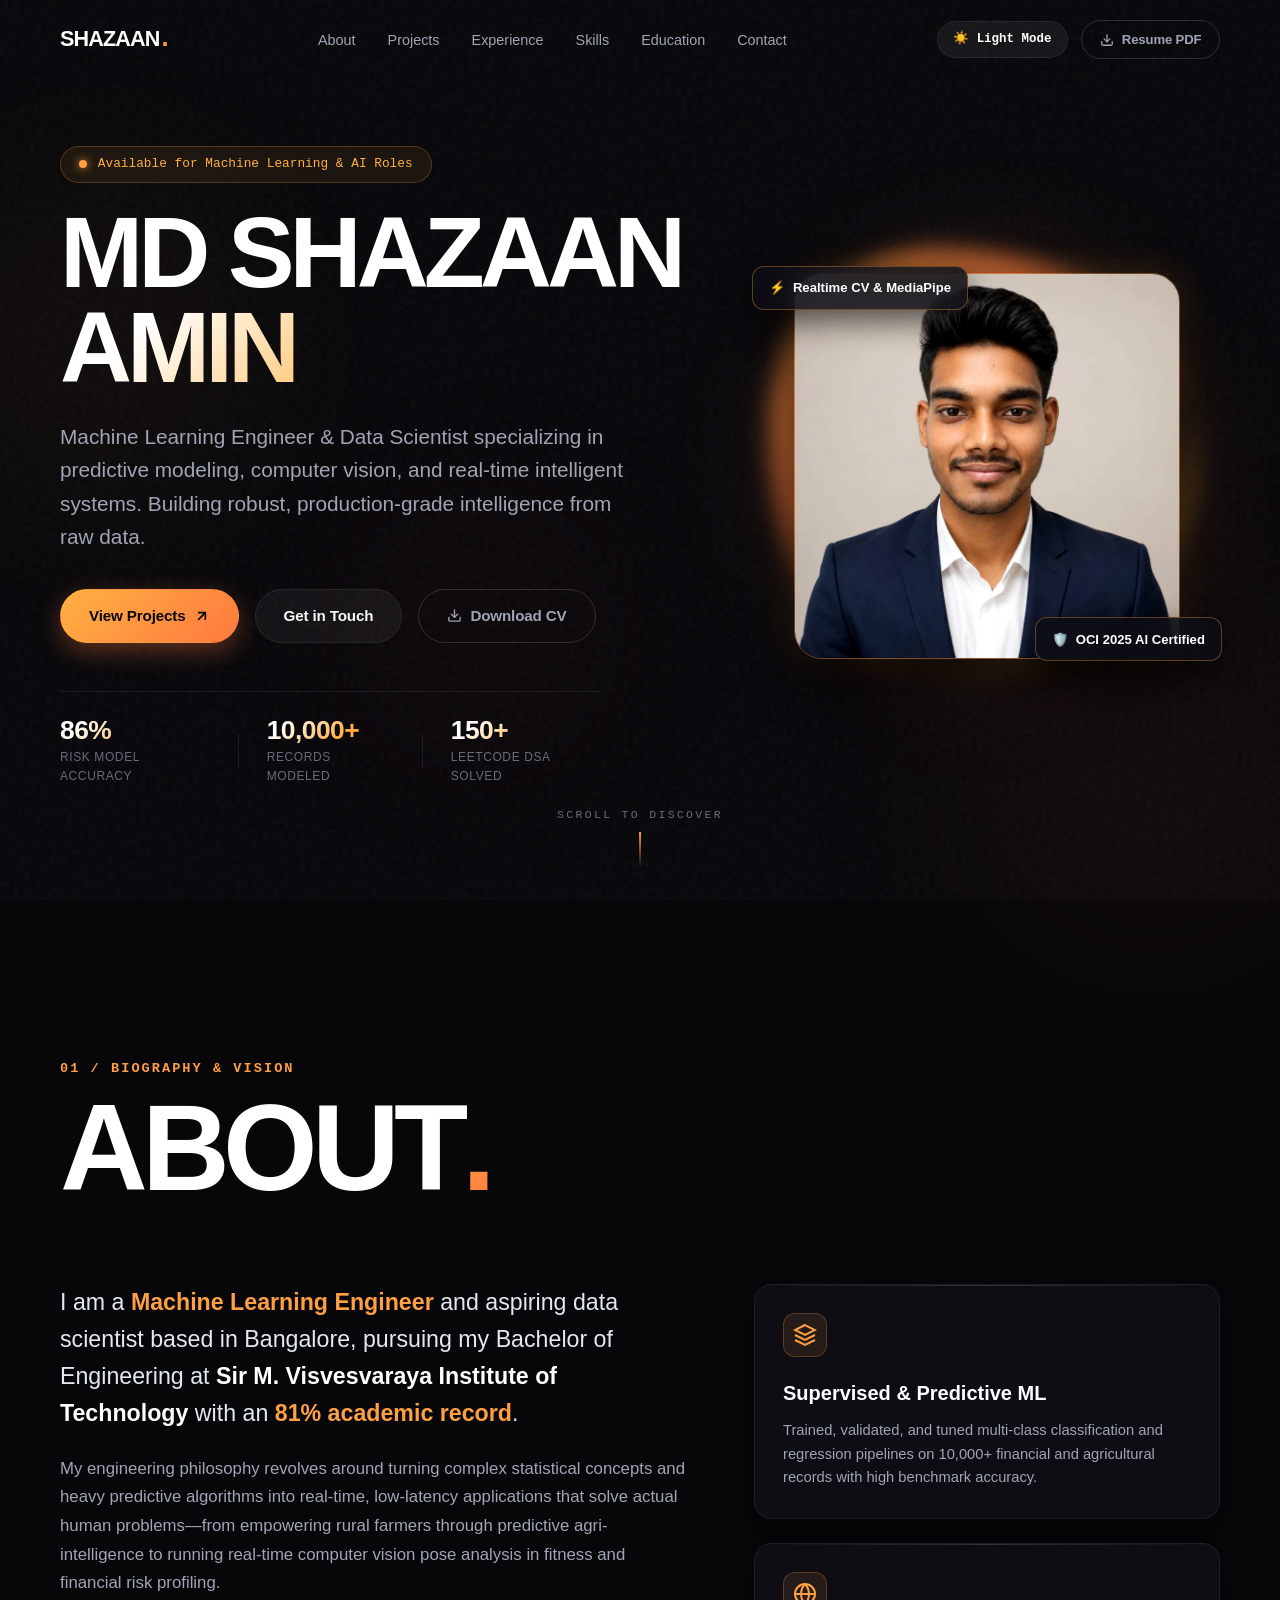
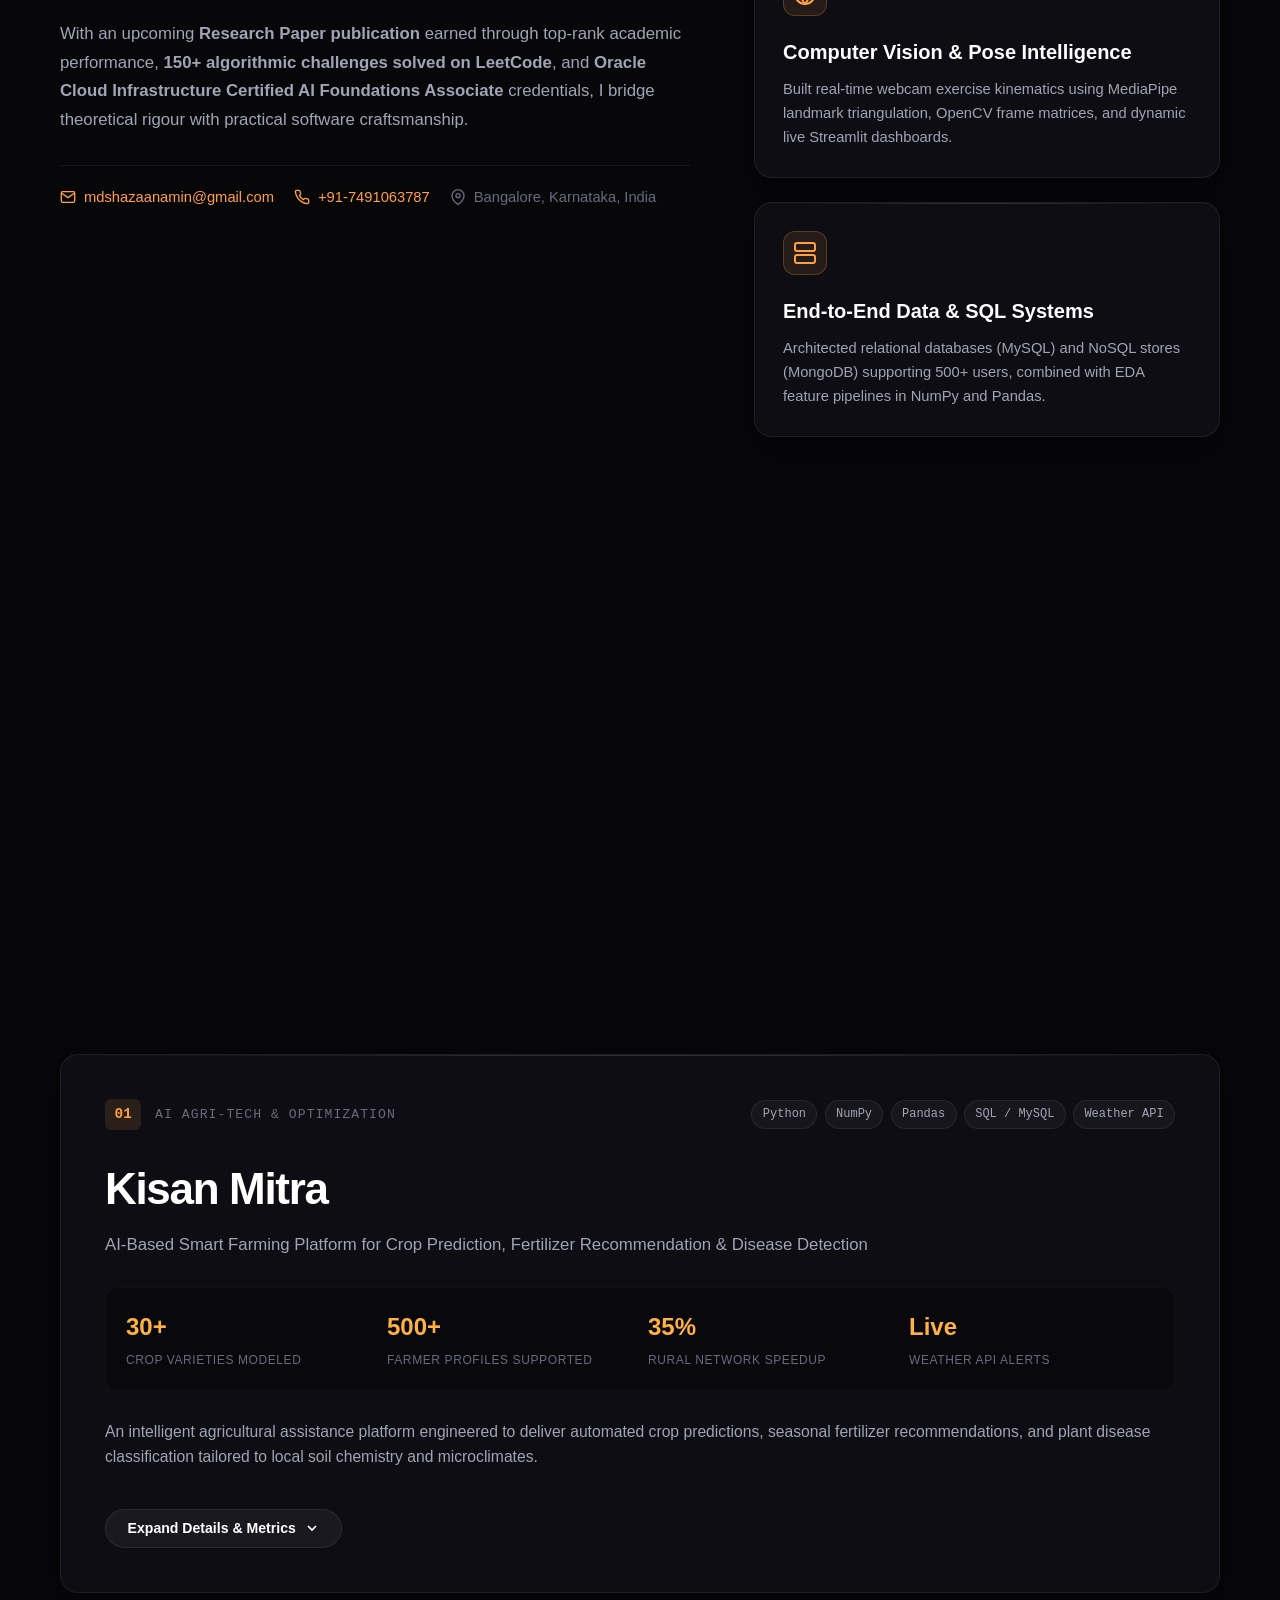
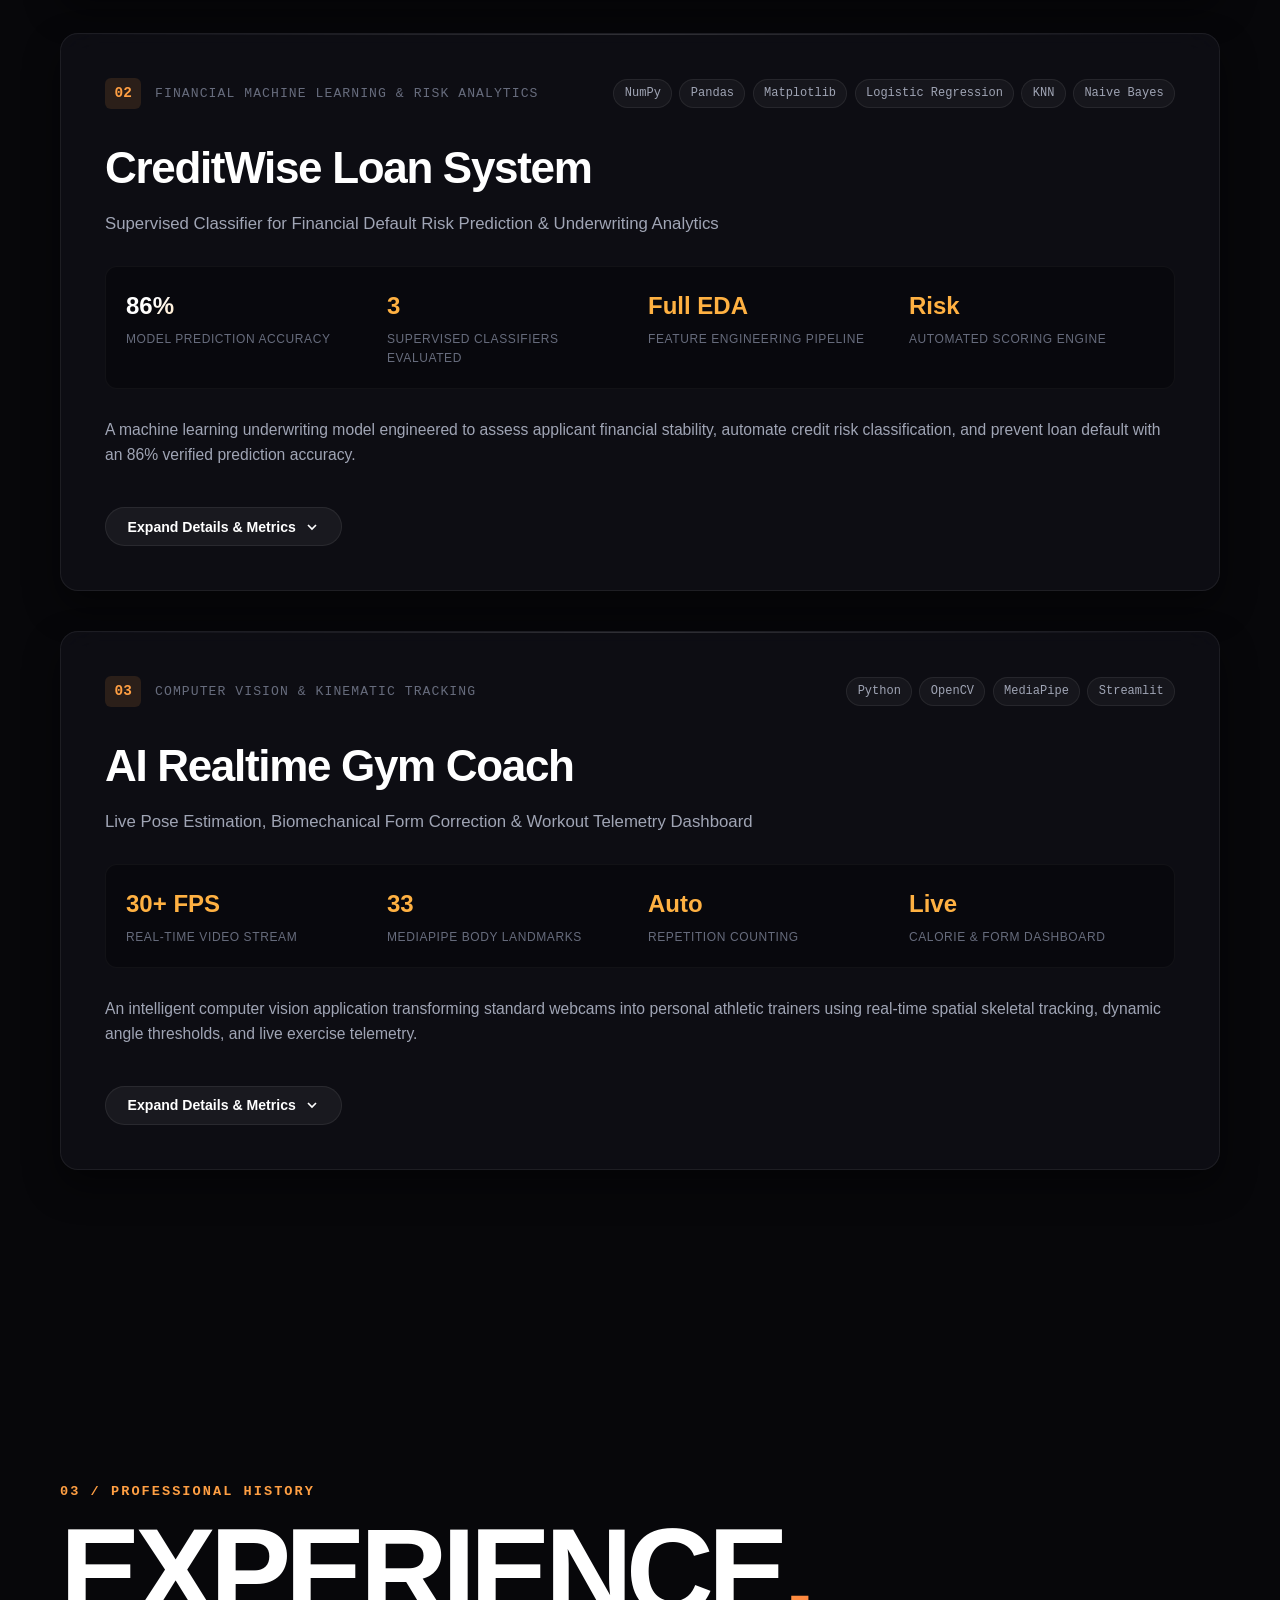
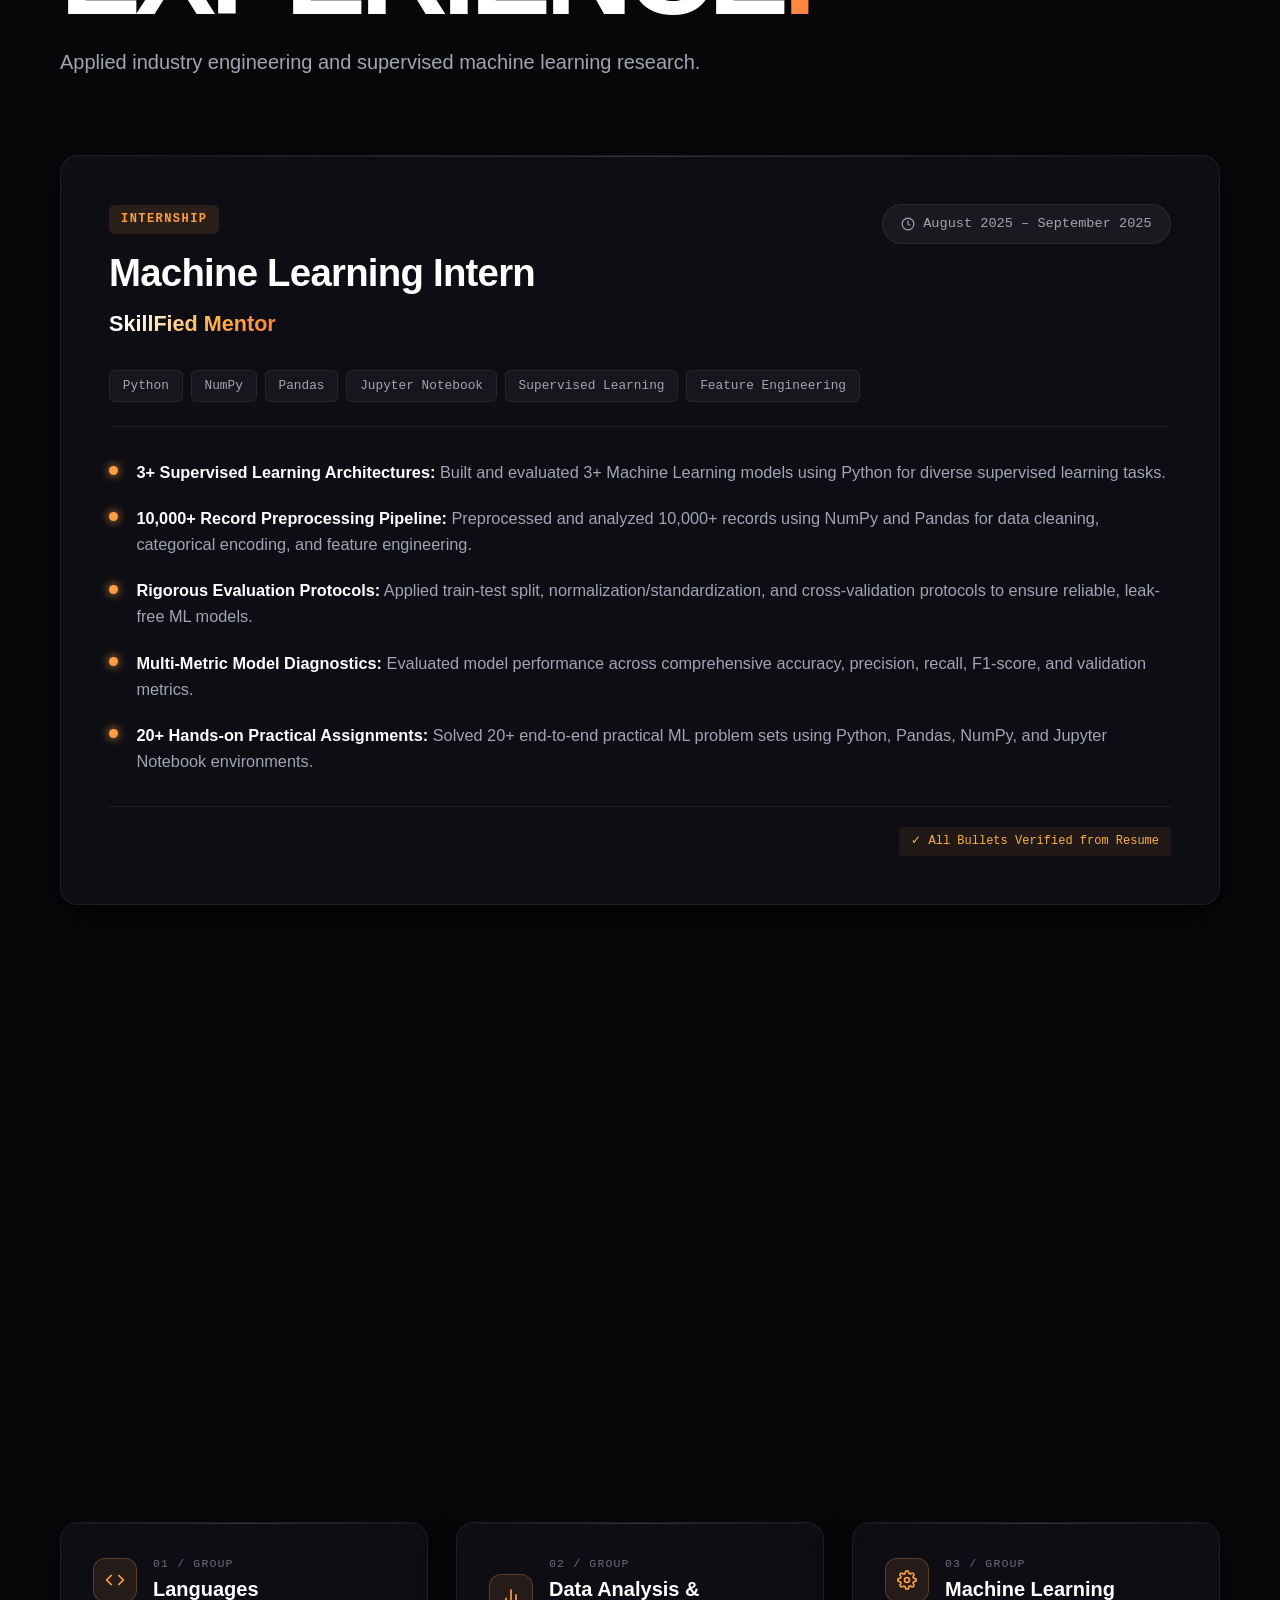
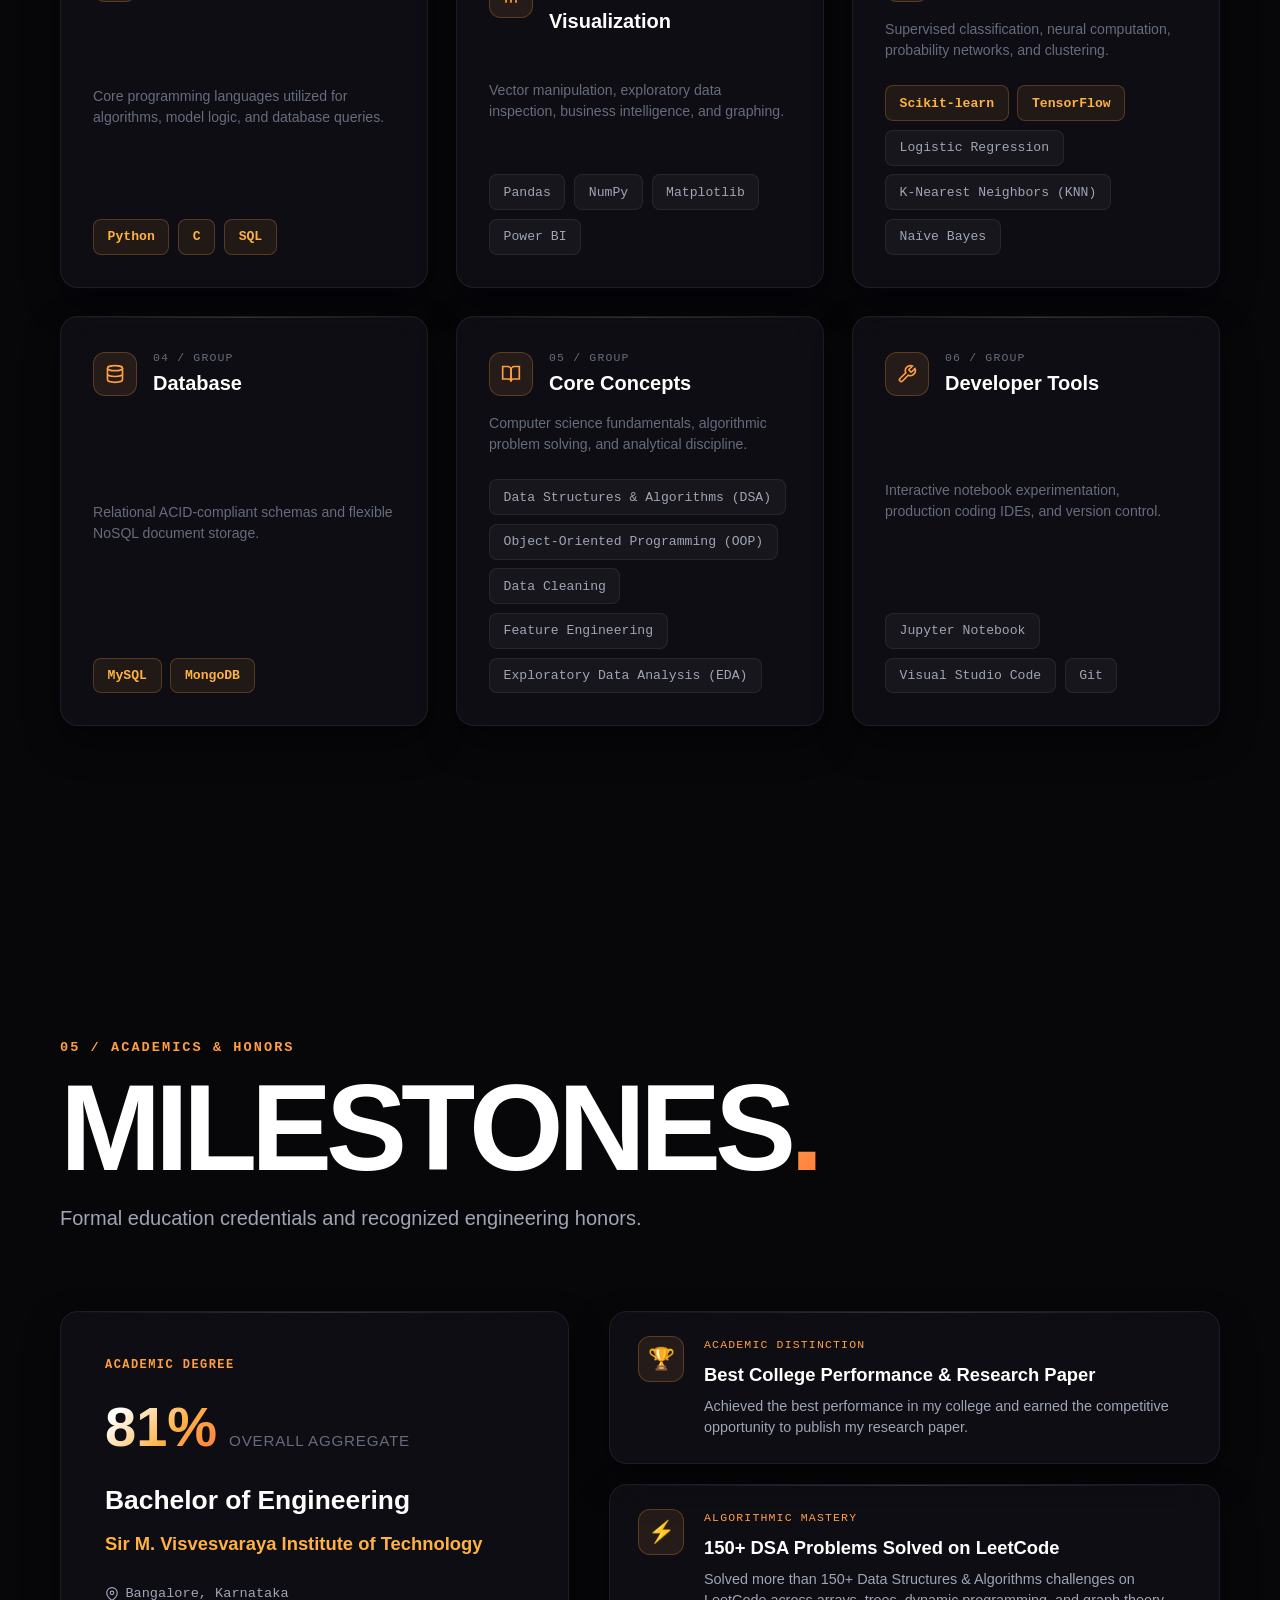
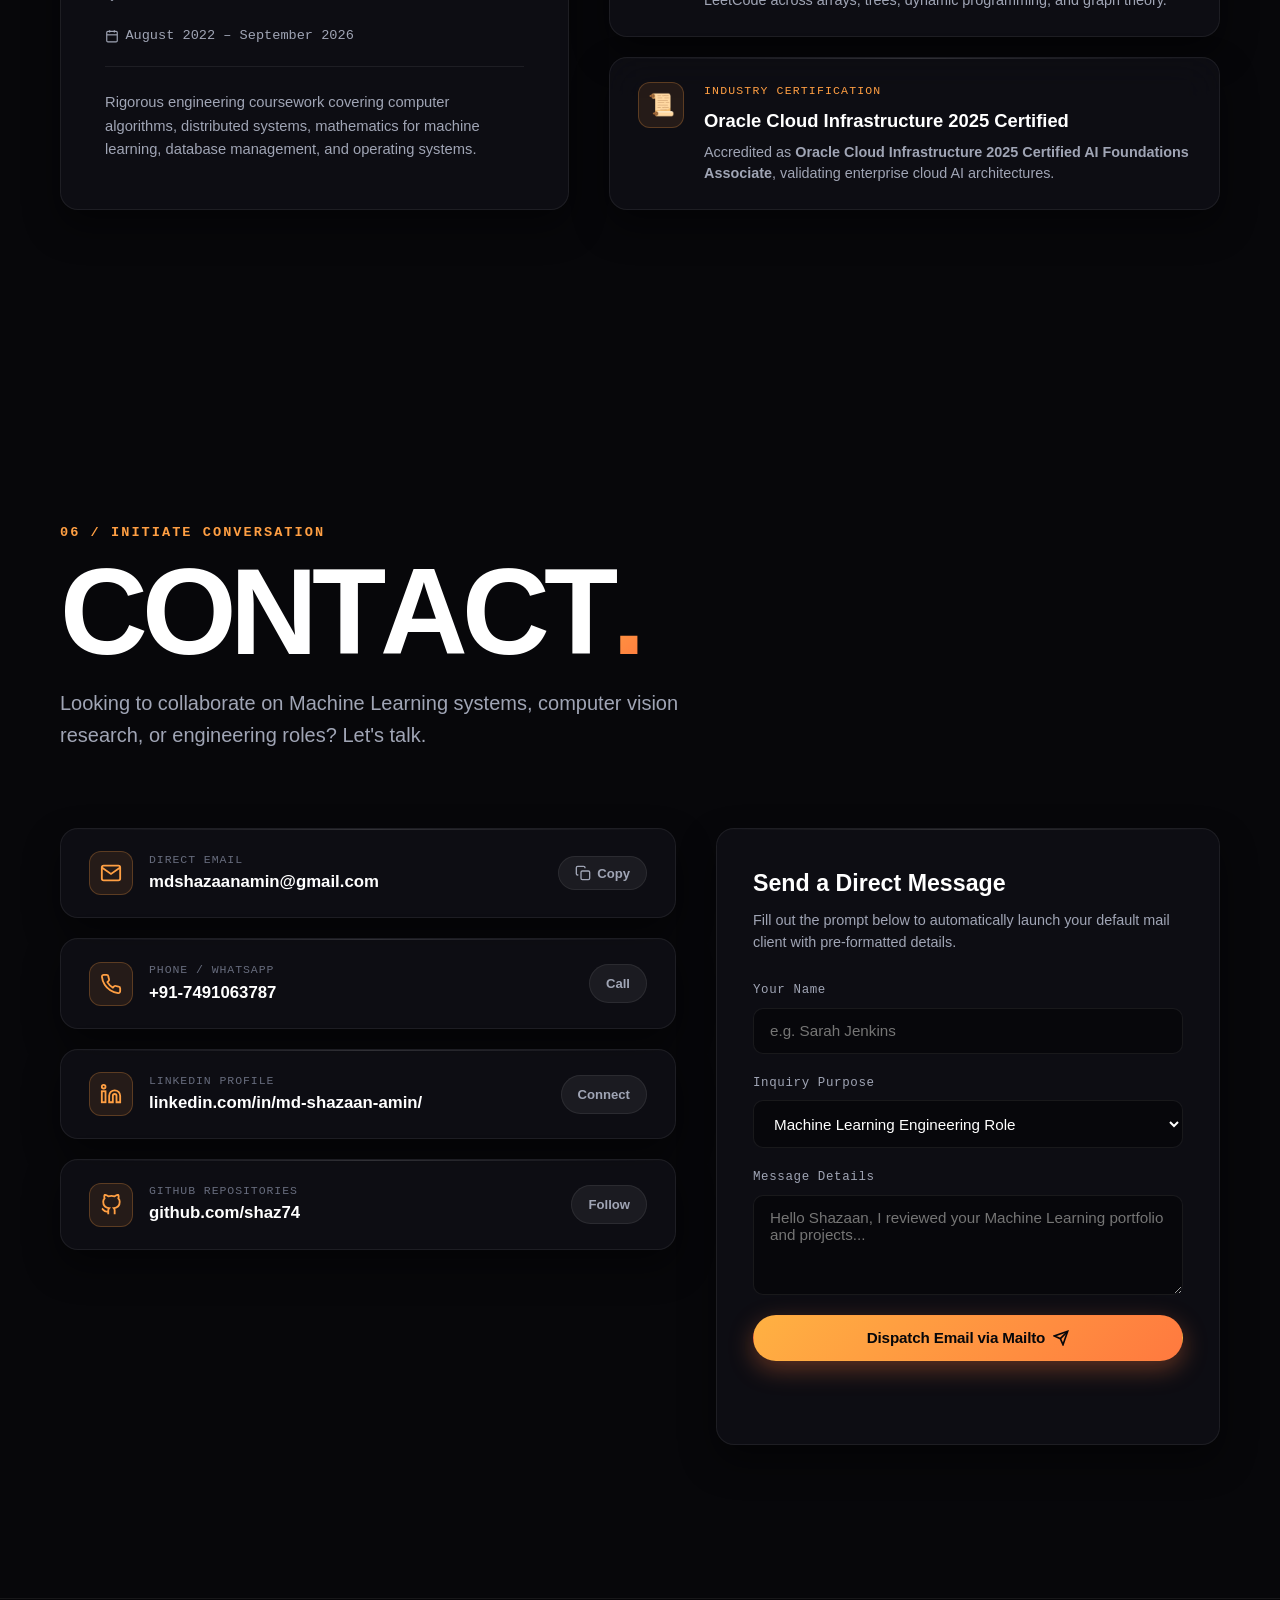
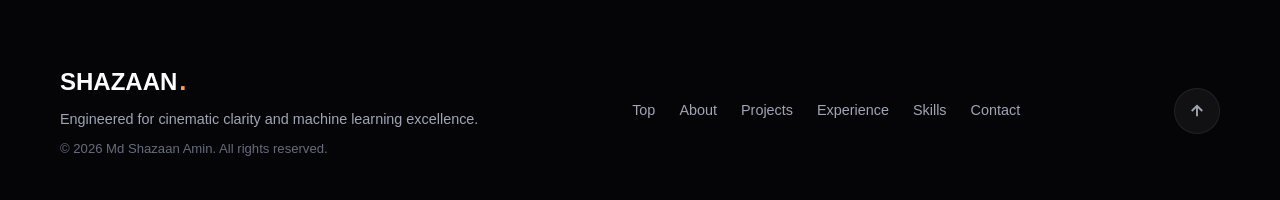
<file: index.html>
<!DOCTYPE html>
<html lang="en">
<head>
  <meta charset="UTF-8">
  <meta name="viewport" content="width=device-width, initial-scale=1.0">
  <meta name="description" content="Md Shazaan Amin — Machine Learning Engineer & Data Scientist. Portfolio showcasing predictive modeling, computer vision, and real-time intelligent systems.">
  <meta name="keywords" content="Md Shazaan Amin, Machine Learning, Data Science, Python, Deep Learning, Computer Vision, Portfolio, Bangalore">
  <meta name="author" content="Md Shazaan Amin">
  
  <!-- Canonical & Open Graph / Meta -->
  <link rel="canonical" href="https://shaz74.github.io/portfolio/">
  <meta property="og:type" content="website">
  <meta property="og:url" content="https://shaz74.github.io/portfolio/">
  <meta property="og:title" content="Md Shazaan Amin — Machine Learning Engineer">
  <meta property="og:description" content="Cinematic portfolio of Md Shazaan Amin. Machine Learning Intern, AI systems architect, and researcher.">
  <meta property="og:image" content="https://shaz74.github.io/portfolio/headshot.webp">
  <meta property="og:site_name" content="Shazaan Amin Portfolio">
  <meta name="twitter:card" content="summary_large_image">
  <title>Md Shazaan Amin — Machine Learning Engineer &amp; Researcher</title>
  
  <!-- Favicon -->
  <link rel="icon" type="image/svg+xml" href="favicon.svg">
  
  <!-- Stylesheet -->
  <link rel="stylesheet" href="style.css">
</head>
<body class="cinematic-theme">
  <!-- Accessibility Skip Link -->
  <a href="#main" class="skip-link">Skip to main content</a>

  <!-- Top Scroll Progress Line -->
  <div id="scroll-progress" class="scroll-progress" aria-hidden="true"></div>

  <!-- Interactive Mouse Spotlight (Desktop Only) -->
  <div id="cursor-spotlight" class="cursor-spotlight" aria-hidden="true"></div>

  <!-- Noise / Film Grain Overlay -->
  <div class="film-grain" aria-hidden="true"></div>

  <!-- Ambient Blurred Radial Glow Orbs -->
  <div class="ambient-glow orb-1" aria-hidden="true"></div>
  <div class="ambient-glow orb-2" aria-hidden="true"></div>
  <div class="ambient-glow orb-3" aria-hidden="true"></div>

  <!-- Top Sticky Navigation Bar -->
  <header class="site-header" id="site-header">
    <div class="header-inner container">
      <a href="#hero" class="brand-monogram" aria-label="Md Shazaan Amin Home">
        <span class="brand-text">SHAZAAN</span><span class="brand-dot">.</span>
      </a>

      <!-- Desktop Nav -->
      <nav class="desktop-nav" aria-label="Main Navigation">
        <ul class="nav-links">
          <li><a href="#about" class="nav-link">About</a></li>
          <li><a href="#projects" class="nav-link">Projects</a></li>
          <li><a href="#experience" class="nav-link">Experience</a></li>
          <li><a href="#skills" class="nav-link">Skills</a></li>
          <li><a href="#education" class="nav-link">Education</a></li>
          <li><a href="#contact" class="nav-link">Contact</a></li>
        </ul>
      </nav>

      <div class="header-actions">
        <!-- Switch to Light Mode Preview -->
        <a href="light.html" class="theme-switch-btn magnetic" title="Switch to Light Mode Preview">
          <span>☀️ Light Mode</span>
        </a>

        <a href="MD SHAZAAN AMIN_RESUME.pdf" download="MD_SHAZAAN_AMIN_RESUME.pdf" class="btn btn-outline btn-sm magnetic" target="_blank" rel="noopener noreferrer">
          <svg class="btn-icon" width="14" height="14" viewBox="0 0 24 24" fill="none" stroke="currentColor" stroke-width="2.2" stroke-linecap="round" stroke-linejoin="round">
            <path d="M21 15v4a2 2 0 0 1-2 2H5a2 2 0 0 1-2-2v-4"></path>
            <polyline points="7 10 12 15 17 10"></polyline>
            <line x1="12" y1="15" x2="12" y2="3"></line>
          </svg>
          <span>Resume PDF</span>
        </a>

        <!-- Mobile Menu Hamburger Button -->
        <button class="mobile-toggle" id="mobile-toggle" aria-label="Toggle navigation menu" aria-expanded="false" aria-controls="mobile-nav">
          <span class="hamburger-bar"></span>
          <span class="hamburger-bar"></span>
        </button>
      </div>
    </div>
  </header>

  <!-- Mobile Drawer Menu -->
  <div class="mobile-nav-drawer" id="mobile-nav" aria-hidden="true">
    <div class="mobile-nav-backdrop" id="mobile-backdrop"></div>
    <div class="mobile-nav-panel">
      <div class="mobile-nav-header">
        <span class="brand-text">NAVIGATION</span>
        <button class="mobile-close-btn" id="mobile-close" aria-label="Close menu">&times;</button>
      </div>
      <nav aria-label="Mobile Navigation">
        <ul class="mobile-nav-links">
          <li><a href="#hero" class="mobile-nav-link"><span>00</span> Home</a></li>
          <li><a href="#about" class="mobile-nav-link"><span>01</span> About</a></li>
          <li><a href="#projects" class="mobile-nav-link"><span>02</span> Projects</a></li>
          <li><a href="#experience" class="mobile-nav-link"><span>03</span> Experience</a></li>
          <li><a href="#skills" class="mobile-nav-link"><span>04</span> Skills</a></li>
          <li><a href="#education" class="mobile-nav-link"><span>05</span> Education &amp; Awards</a></li>
          <li><a href="#contact" class="mobile-nav-link"><span>06</span> Contact</a></li>
        </ul>
      </nav>
      <div class="mobile-nav-footer">
        <a href="MD SHAZAAN AMIN_RESUME.pdf" download="MD_SHAZAAN_AMIN_RESUME.pdf" class="btn btn-primary btn-block">Download Full Resume</a>
      </div>
    </div>
  </div>

  <!-- Main Content Landmark -->
  <main id="main">

    <!-- ==================== HERO SECTION ==================== -->
    <section class="hero-section" id="hero" aria-label="Introduction">
      <div class="container hero-container">
        
        <div class="hero-content">
          <div class="hero-badge reveal-item">
            <span class="pulse-indicator"></span>
            <span>Available for Machine Learning &amp; AI Roles</span>
          </div>

          <h1 class="hero-title reveal-item">
            <span class="hero-first">MD SHAZAAN</span>
            <span class="hero-last text-gradient">AMIN</span>
          </h1>

          <p class="hero-bio reveal-item">
            Machine Learning Engineer &amp; Data Scientist specializing in predictive modeling, computer vision, and real-time intelligent systems. Building robust, production-grade intelligence from raw data.
          </p>

          <div class="hero-cta-group reveal-item">
            <a href="#projects" class="btn btn-primary magnetic">
              <span>View Projects</span>
              <svg width="16" height="16" viewBox="0 0 24 24" fill="none" stroke="currentColor" stroke-width="2.5" stroke-linecap="round" stroke-linejoin="round">
                <line x1="7" y1="17" x2="17" y2="7"></line>
                <polyline points="7 7 17 7 17 17"></polyline>
              </svg>
            </a>
            <a href="#contact" class="btn btn-glass magnetic">
              <span>Get in Touch</span>
            </a>
            <a href="MD SHAZAAN AMIN_RESUME.pdf" download="MD_SHAZAAN_AMIN_RESUME.pdf" class="btn btn-outline magnetic">
              <svg width="15" height="15" viewBox="0 0 24 24" fill="none" stroke="currentColor" stroke-width="2.2" stroke-linecap="round" stroke-linejoin="round">
                <path d="M21 15v4a2 2 0 0 1-2 2H5a2 2 0 0 1-2-2v-4"></path>
                <polyline points="7 10 12 15 17 10"></polyline>
                <line x1="12" y1="15" x2="12" y2="3"></line>
              </svg>
              <span>Download CV</span>
            </a>
          </div>

          <!-- Quick Metrics Bar -->
          <div class="hero-stats-row reveal-item">
            <div class="stat-pill">
              <span class="stat-num text-gradient">86%</span>
              <span class="stat-lbl">Risk Model Accuracy</span>
            </div>
            <div class="stat-divider"></div>
            <div class="stat-pill">
              <span class="stat-num text-gradient">10,000+</span>
              <span class="stat-lbl">Records Modeled</span>
            </div>
            <div class="stat-divider"></div>
            <div class="stat-pill">
              <span class="stat-num text-gradient">150+</span>
              <span class="stat-lbl">LeetCode DSA Solved</span>
            </div>
          </div>
        </div>

        <!-- Hero Cinematic Portrait -->
        <div class="hero-visual reveal-item">
          <div class="portrait-stage" id="portrait-stage">
            <div class="portrait-glow-ring" aria-hidden="true"></div>
            <div class="portrait-ambient-back" aria-hidden="true"></div>
            <div class="portrait-wrapper">
              <img src="headshot.webp" alt="Md Shazaan Amin - Machine Learning Engineer Headshot" class="portrait-img" width="800" height="800" loading="eager" fetchpriority="high">
            </div>
            <!-- Floating Cinematic Badges -->
            <div class="floating-badge badge-top-left" aria-hidden="true">
              <span class="badge-icon">⚡</span>
              <span class="badge-text">Realtime CV &amp; MediaPipe</span>
            </div>
            <div class="floating-badge badge-bottom-right" aria-hidden="true">
              <span class="badge-icon">🛡️</span>
              <span class="badge-text">OCI 2025 AI Certified</span>
            </div>
          </div>
        </div>

      </div>

      <!-- Scroll Down Indicator -->
      <a href="#about" class="scroll-cue" aria-label="Scroll down to About section">
        <span class="scroll-cue-text">SCROLL TO DISCOVER</span>
        <div class="scroll-cue-line"></div>
      </a>
    </section>


    <!-- ==================== ABOUT SECTION ==================== -->
    <section class="section about-section" id="about">
      <div class="container">
        
        <div class="section-header">
          <div class="section-tag reveal-item">01 / BIOGRAPHY &amp; VISION</div>
          <h2 class="display-heading split-heading reveal-item" data-split="About.">
            About<span class="accent-dot">.</span>
          </h2>
        </div>

        <div class="about-grid">
          
          <div class="about-narrative reveal-item">
            <p class="lead-text">
              I am a <strong class="text-highlight">Machine Learning Engineer</strong> and aspiring data scientist based in Bangalore, pursuing my Bachelor of Engineering at <strong class="text-white">Sir M. Visvesvaraya Institute of Technology</strong> with an <strong class="text-highlight">81% academic record</strong>.
            </p>
            <p class="body-text">
              My engineering philosophy revolves around turning complex statistical concepts and heavy predictive algorithms into real-time, low-latency applications that solve actual human problems—from empowering rural farmers through predictive agri-intelligence to running real-time computer vision pose analysis in fitness and financial risk profiling.
            </p>
            <p class="body-text">
              With an upcoming <strong>Research Paper publication</strong> earned through top-rank academic performance, <strong>150+ algorithmic challenges solved on LeetCode</strong>, and <strong>Oracle Cloud Infrastructure Certified AI Foundations Associate</strong> credentials, I bridge theoretical rigour with practical software craftsmanship.
            </p>

            <div class="contact-links-inline">
              <a href="mailto:mdshazaanamin@gmail.com" class="inline-link">
                <svg width="16" height="16" viewBox="0 0 24 24" fill="none" stroke="currentColor" stroke-width="2"><path d="M4 4h16c1.1 0 2 .9 2 2v12c0 1.1-.9 2-2 2H4c-1.1 0-2-.9-2-2V6c0-1.1.9-2 2-2z"></path><polyline points="22,6 12,13 2,6"></polyline></svg>
                <span>mdshazaanamin@gmail.com</span>
              </a>
              <a href="tel:+917491063787" class="inline-link">
                <svg width="16" height="16" viewBox="0 0 24 24" fill="none" stroke="currentColor" stroke-width="2"><path d="M22 16.92v3a2 2 0 0 1-2.18 2 19.79 19.79 0 0 1-8.63-3.07 19.5 19.5 0 0 1-6-6 19.79 19.79 0 0 1-3.07-8.67A2 2 0 0 1 4.11 2h3a2 2 0 0 1 2 1.72 12.84 12.84 0 0 0 .7 2.81 2 2 0 0 1-.45 2.11L8.09 9.91a16 16 0 0 0 6 6l1.27-1.27a2 2 0 0 1 2.11-.45 12.84 12.84 0 0 0 2.81.7A2 2 0 0 1 22 16.92z"></path></svg>
                <span>+91-7491063787</span>
              </a>
              <span class="inline-location">
                <svg width="16" height="16" viewBox="0 0 24 24" fill="none" stroke="currentColor" stroke-width="2"><path d="M21 10c0 7-9 13-9 13s-9-6-9-13a9 9 0 0 1 18 0z"></path><circle cx="12" cy="10" r="3"></circle></svg>
                <span>Bangalore, Karnataka, India</span>
              </span>
            </div>
          </div>

          <!-- Feature Cards / Highlights -->
          <div class="about-cards reveal-item">
            <div class="info-card glass-panel">
              <div class="card-icon-amber">
                <svg width="24" height="24" viewBox="0 0 24 24" fill="none" stroke="currentColor" stroke-width="2"><polygon points="12 2 2 7 12 12 22 7 12 2"></polygon><polyline points="2 17 12 22 22 17"></polyline><polyline points="2 12 12 17 22 12"></polyline></svg>
              </div>
              <h3 class="card-title">Supervised &amp; Predictive ML</h3>
              <p class="card-desc">Trained, validated, and tuned multi-class classification and regression pipelines on 10,000+ financial and agricultural records with high benchmark accuracy.</p>
            </div>

            <div class="info-card glass-panel">
              <div class="card-icon-amber">
                <svg width="24" height="24" viewBox="0 0 24 24" fill="none" stroke="currentColor" stroke-width="2"><circle cx="12" cy="12" r="10"></circle><line x1="2" y1="12" x2="22" y2="12"></line><path d="M12 2a15.3 15.3 0 0 1 4 10 15.3 15.3 0 0 1-4 10 15.3 15.3 0 0 1-4-10 15.3 15.3 0 0 1 4-10z"></path></svg>
              </div>
              <h3 class="card-title">Computer Vision &amp; Pose Intelligence</h3>
              <p class="card-desc">Built real-time webcam exercise kinematics using MediaPipe landmark triangulation, OpenCV frame matrices, and dynamic live Streamlit dashboards.</p>
            </div>

            <div class="info-card glass-panel">
              <div class="card-icon-amber">
                <svg width="24" height="24" viewBox="0 0 24 24" fill="none" stroke="currentColor" stroke-width="2"><rect x="2" y="2" width="20" height="8" rx="2" ry="2"></rect><rect x="2" y="14" width="20" height="8" rx="2" ry="2"></rect><line x1="6" y1="6" x2="6.01" y2="6"></line><line x1="6" y1="18" x2="6.01" y2="18"></line></svg>
              </div>
              <h3 class="card-title">End-to-End Data &amp; SQL Systems</h3>
              <p class="card-desc">Architected relational databases (MySQL) and NoSQL stores (MongoDB) supporting 500+ users, combined with EDA feature pipelines in NumPy and Pandas.</p>
            </div>
          </div>

        </div>

      </div>
    </section>


    <!-- ==================== PROJECTS SECTION ==================== -->
    <section class="section projects-section" id="projects">
      <div class="container">
        
        <div class="section-header">
          <div class="section-tag reveal-item">02 / FEATURED SYSTEMS</div>
          <h2 class="display-heading split-heading reveal-item" data-split="Projects.">
            Projects<span class="accent-dot">.</span>
          </h2>
          <p class="section-subhead reveal-item">
            Engineered with zero placeholders. Click any project card below to expand the full technical breakdown, architecture metrics, and dataset performance.
          </p>
        </div>

        <div class="projects-list">
          
          <!-- PROJECT 1: Kisan Mitra -->
          <article class="project-card glass-panel reveal-item" id="project-kisan-mitra" data-expanded="false">
            <div class="project-header">
              <div class="project-meta">
                <span class="project-index">01</span>
                <span class="project-category">AI Agri-Tech &amp; Optimization</span>
              </div>
              <div class="project-tech-badges">
                <span class="tech-badge">Python</span>
                <span class="tech-badge">NumPy</span>
                <span class="tech-badge">Pandas</span>
                <span class="tech-badge">SQL / MySQL</span>
                <span class="tech-badge">Weather API</span>
              </div>
            </div>

            <div class="project-main-content">
              <h3 class="project-title">Kisan Mitra</h3>
              <p class="project-subtitle">AI-Based Smart Farming Platform for Crop Prediction, Fertilizer Recommendation &amp; Disease Detection</p>

              <div class="project-highlight-stats">
                <div class="p-stat">
                  <span class="p-stat-val">30+</span>
                  <span class="p-stat-lbl">Crop Varieties Modeled</span>
                </div>
                <div class="p-stat">
                  <span class="p-stat-val">500+</span>
                  <span class="p-stat-lbl">Farmer Profiles Supported</span>
                </div>
                <div class="p-stat">
                  <span class="p-stat-val">35%</span>
                  <span class="p-stat-lbl">Rural Network Speedup</span>
                </div>
                <div class="p-stat">
                  <span class="p-stat-val">Live</span>
                  <span class="p-stat-lbl">Weather API Alerts</span>
                </div>
              </div>

              <!-- Collapsed Summary Preview -->
              <div class="project-preview-text">
                <p>An intelligent agricultural assistance platform engineered to deliver automated crop predictions, seasonal fertilizer recommendations, and plant disease classification tailored to local soil chemistry and microclimates.</p>
              </div>

              <!-- Expandable Deep Dive Body -->
              <div class="project-expand-body">
                <h4 class="expand-heading">Complete Technical Execution (From Resume)</h4>
                <ul class="project-bullets-list">
                  <li>
                    <span class="bullet-amber">▸</span>
                    <div><strong>Comprehensive Multi-Task AI Platform:</strong> Built an AI-based smart farming platform delivering automated crop prediction, fertilizer recommendation, and plant disease detection in a unified user workflow.</div>
                  </li>
                  <li>
                    <span class="bullet-amber">▸</span>
                    <div><strong>30+ Crop Classification Model:</strong> Built a crop recommendation model supporting 30+ crop varieties by synthesizing soil nitrogen/phosphorus/potassium levels, seasonal weather patterns, and regional geography.</div>
                  </li>
                  <li>
                    <span class="bullet-amber">▸</span>
                    <div><strong>Real-Time Weather Integration:</strong> Integrated live external weather APIs to provide automated, location-based weather alerts and timely farming recommendations directly to cultivators.</div>
                  </li>
                  <li>
                    <span class="bullet-amber">▸</span>
                    <div><strong>Scalable Farmer Profile Architecture:</strong> Designed a secure farmer registration and profile management system in SQL/MySQL supporting 500+ user records with relational schema normalization.</div>
                  </li>
                  <li>
                    <span class="bullet-amber">▸</span>
                    <div><strong>Edge &amp; Rural Bandwidth Optimization:</strong> Optimized data transfer payloads and caching, reducing response latency by 35% under low-bandwidth rural 2G/3G network conditions.</div>
                  </li>
                </ul>

                <div class="project-stack-pills">
                  <span class="stack-pill-title">Full Tech Stack:</span>
                  <span class="stack-pill">Python</span>
                  <span class="stack-pill">NumPy</span>
                  <span class="stack-pill">Pandas</span>
                  <span class="stack-pill">MySQL</span>
                  <span class="stack-pill">REST Weather APIs</span>
                  <span class="stack-pill">Data Preprocessing</span>
                </div>
              </div>

              <div class="project-action-row">
                <button class="expand-toggle-btn magnetic" aria-expanded="false" aria-controls="project-kisan-mitra">
                  <span class="toggle-text">Expand Details &amp; Metrics</span>
                  <svg class="toggle-icon" width="16" height="16" viewBox="0 0 24 24" fill="none" stroke="currentColor" stroke-width="2.5">
                    <polyline points="6 9 12 15 18 9"></polyline>
                  </svg>
                </button>
              </div>

            </div>
          </article>


          <!-- PROJECT 2: CreditWise Loan System -->
          <article class="project-card glass-panel reveal-item" id="project-creditwise" data-expanded="false">
            <div class="project-header">
              <div class="project-meta">
                <span class="project-index">02</span>
                <span class="project-category">Financial Machine Learning &amp; Risk Analytics</span>
              </div>
              <div class="project-tech-badges">
                <span class="tech-badge">NumPy</span>
                <span class="tech-badge">Pandas</span>
                <span class="tech-badge">Matplotlib</span>
                <span class="tech-badge">Logistic Regression</span>
                <span class="tech-badge">KNN</span>
                <span class="tech-badge">Naive Bayes</span>
              </div>
            </div>

            <div class="project-main-content">
              <h3 class="project-title">CreditWise Loan System</h3>
              <p class="project-subtitle">Supervised Classifier for Financial Default Risk Prediction &amp; Underwriting Analytics</p>

              <div class="project-highlight-stats">
                <div class="p-stat">
                  <span class="p-stat-val text-gradient">86%</span>
                  <span class="p-stat-lbl">Model Prediction Accuracy</span>
                </div>
                <div class="p-stat">
                  <span class="p-stat-val">3</span>
                  <span class="p-stat-lbl">Supervised Classifiers Evaluated</span>
                </div>
                <div class="p-stat">
                  <span class="p-stat-val">Full EDA</span>
                  <span class="p-stat-lbl">Feature Engineering Pipeline</span>
                </div>
                <div class="p-stat">
                  <span class="p-stat-val">Risk</span>
                  <span class="p-stat-lbl">Automated Scoring Engine</span>
                </div>
              </div>

              <!-- Collapsed Summary Preview -->
              <div class="project-preview-text">
                <p>A machine learning underwriting model engineered to assess applicant financial stability, automate credit risk classification, and prevent loan default with an 86% verified prediction accuracy.</p>
              </div>

              <!-- Expandable Deep Dive Body -->
              <div class="project-expand-body">
                <h4 class="expand-heading">Complete Technical Execution (From Resume)</h4>
                <ul class="project-bullets-list">
                  <li>
                    <span class="bullet-amber">▸</span>
                    <div><strong>High-Accuracy Risk Prediction:</strong> Built a Machine Learning model achieving <strong>86% prediction accuracy</strong> for loan approval risk analysis, optimizing default mitigation.</div>
                  </li>
                  <li>
                    <span class="bullet-amber">▸</span>
                    <div><strong>End-to-End Financial Preprocessing:</strong> Performed comprehensive data cleaning, outlier treatment, missing-value imputation, feature engineering, and exploratory data analysis (EDA) using NumPy, Pandas, and Matplotlib.</div>
                  </li>
                  <li>
                    <span class="bullet-amber">▸</span>
                    <div><strong>Multi-Classifier Comparative Benchmarking:</strong> Rigorously compared <strong>Logistic Regression, K-Nearest Neighbors (KNN), and Naive Bayes</strong> models across precision, recall, confusion matrix, and ROC-AUC to isolate the highest-performing classifier.</div>
                  </li>
                </ul>

                <div class="project-stack-pills">
                  <span class="stack-pill-title">Full Tech Stack:</span>
                  <span class="stack-pill">NumPy</span>
                  <span class="stack-pill">Pandas</span>
                  <span class="stack-pill">Matplotlib</span>
                  <span class="stack-pill">Logistic Regression</span>
                  <span class="stack-pill">K-Nearest Neighbors</span>
                  <span class="stack-pill">Gaussian Naive Bayes</span>
                  <span class="stack-pill">Model Validation</span>
                </div>
              </div>

              <div class="project-action-row">
                <button class="expand-toggle-btn magnetic" aria-expanded="false" aria-controls="project-creditwise">
                  <span class="toggle-text">Expand Details &amp; Metrics</span>
                  <svg class="toggle-icon" width="16" height="16" viewBox="0 0 24 24" fill="none" stroke="currentColor" stroke-width="2.5">
                    <polyline points="6 9 12 15 18 9"></polyline>
                  </svg>
                </button>
              </div>

            </div>
          </article>


          <!-- PROJECT 3: AI Realtime Gym Coach -->
          <article class="project-card glass-panel reveal-item" id="project-gym-coach" data-expanded="false">
            <div class="project-header">
              <div class="project-meta">
                <span class="project-index">03</span>
                <span class="project-category">Computer Vision &amp; Kinematic Tracking</span>
              </div>
              <div class="project-tech-badges">
                <span class="tech-badge">Python</span>
                <span class="tech-badge">OpenCV</span>
                <span class="tech-badge">MediaPipe</span>
                <span class="tech-badge">Streamlit</span>
              </div>
            </div>

            <div class="project-main-content">
              <h3 class="project-title">AI Realtime Gym Coach</h3>
              <p class="project-subtitle">Live Pose Estimation, Biomechanical Form Correction &amp; Workout Telemetry Dashboard</p>

              <div class="project-highlight-stats">
                <div class="p-stat">
                  <span class="p-stat-val">30+ FPS</span>
                  <span class="p-stat-lbl">Real-Time Video Stream</span>
                </div>
                <div class="p-stat">
                  <span class="p-stat-val">33</span>
                  <span class="p-stat-lbl">MediaPipe Body Landmarks</span>
                </div>
                <div class="p-stat">
                  <span class="p-stat-val">Auto</span>
                  <span class="p-stat-lbl">Repetition Counting</span>
                </div>
                <div class="p-stat">
                  <span class="p-stat-val">Live</span>
                  <span class="p-stat-lbl">Calorie &amp; Form Dashboard</span>
                </div>
              </div>

              <!-- Collapsed Summary Preview -->
              <div class="project-preview-text">
                <p>An intelligent computer vision application transforming standard webcams into personal athletic trainers using real-time spatial skeletal tracking, dynamic angle thresholds, and live exercise telemetry.</p>
              </div>

              <!-- Expandable Deep Dive Body -->
              <div class="project-expand-body">
                <h4 class="expand-heading">Complete Technical Execution (From Resume)</h4>
                <ul class="project-bullets-list">
                  <li>
                    <span class="bullet-amber">▸</span>
                    <div><strong>Autonomous Exercise Vision Engine:</strong> Developed an AI-powered real-time gym coach using OpenCV, Google MediaPipe, and Streamlit for seamless, low-latency exercise tracking.</div>
                  </li>
                  <li>
                    <span class="bullet-amber">▸</span>
                    <div><strong>Biomechanical Pose Estimation:</strong> Implemented 33-point skeletal landmark detection and joint angle geometry to track workout form, detect postural deviations, and automate repetition counting in real time.</div>
                  </li>
                  <li>
                    <span class="bullet-amber">▸</span>
                    <div><strong>Live Telemetry Dashboard:</strong> Built an interactive Streamlit UI displaying live repetitions, completed sets, calculated calories burned, exercise accuracy scores, and session progress curves.</div>
                  </li>
                </ul>

                <div class="project-stack-pills">
                  <span class="stack-pill-title">Full Tech Stack:</span>
                  <span class="stack-pill">Python</span>
                  <span class="stack-pill">OpenCV</span>
                  <span class="stack-pill">Google MediaPipe</span>
                  <span class="stack-pill">Streamlit</span>
                  <span class="stack-pill">Trigonometric Pose Logic</span>
                </div>
              </div>

              <div class="project-action-row">
                <button class="expand-toggle-btn magnetic" aria-expanded="false" aria-controls="project-gym-coach">
                  <span class="toggle-text">Expand Details &amp; Metrics</span>
                  <svg class="toggle-icon" width="16" height="16" viewBox="0 0 24 24" fill="none" stroke="currentColor" stroke-width="2.5">
                    <polyline points="6 9 12 15 18 9"></polyline>
                  </svg>
                </button>
              </div>

            </div>
          </article>

        </div>

      </div>
    </section>


    <!-- ==================== EXPERIENCE SECTION ==================== -->
    <section class="section experience-section" id="experience">
      <div class="container">
        
        <div class="section-header">
          <div class="section-tag reveal-item">03 / PROFESSIONAL HISTORY</div>
          <h2 class="display-heading split-heading reveal-item" data-split="Experience.">
            Experience<span class="accent-dot">.</span>
          </h2>
          <p class="section-subhead reveal-item">
            Applied industry engineering and supervised machine learning research.
          </p>
        </div>

        <div class="experience-timeline">
          
          <div class="timeline-card glass-panel reveal-item">
            <div class="timeline-header">
              <div class="role-org-group">
                <div class="role-badge">INTERNSHIP</div>
                <h3 class="role-title">Machine Learning Intern</h3>
                <h4 class="company-name text-gradient">SkillFied Mentor</h4>
              </div>
              <div class="timeline-period-badge">
                <svg width="14" height="14" viewBox="0 0 24 24" fill="none" stroke="currentColor" stroke-width="2"><circle cx="12" cy="12" r="10"></circle><polyline points="12 6 12 12 16 14"></polyline></svg>
                <span>August 2025 – September 2025</span>
              </div>
            </div>

            <div class="timeline-tech-stack">
              <span class="stack-tag">Python</span>
              <span class="stack-tag">NumPy</span>
              <span class="stack-tag">Pandas</span>
              <span class="stack-tag">Jupyter Notebook</span>
              <span class="stack-tag">Supervised Learning</span>
              <span class="stack-tag">Feature Engineering</span>
            </div>

            <div class="timeline-bullets">
              <div class="exp-bullet-item">
                <div class="bullet-node"></div>
                <div class="bullet-content">
                  <strong>3+ Supervised Learning Architectures:</strong> Built and evaluated 3+ Machine Learning models using Python for diverse supervised learning tasks.
                </div>
              </div>

              <div class="exp-bullet-item">
                <div class="bullet-node"></div>
                <div class="bullet-content">
                  <strong>10,000+ Record Preprocessing Pipeline:</strong> Preprocessed and analyzed 10,000+ records using NumPy and Pandas for data cleaning, categorical encoding, and feature engineering.
                </div>
              </div>

              <div class="exp-bullet-item">
                <div class="bullet-node"></div>
                <div class="bullet-content">
                  <strong>Rigorous Evaluation Protocols:</strong> Applied train-test split, normalization/standardization, and cross-validation protocols to ensure reliable, leak-free ML models.
                </div>
              </div>

              <div class="exp-bullet-item">
                <div class="bullet-node"></div>
                <div class="bullet-content">
                  <strong>Multi-Metric Model Diagnostics:</strong> Evaluated model performance across comprehensive accuracy, precision, recall, F1-score, and validation metrics.
                </div>
              </div>

              <div class="exp-bullet-item">
                <div class="bullet-node"></div>
                <div class="bullet-content">
                  <strong>20+ Hands-on Practical Assignments:</strong> Solved 20+ end-to-end practical ML problem sets using Python, Pandas, NumPy, and Jupyter Notebook environments.
                </div>
              </div>
            </div>

            <div class="timeline-card-footer">
              <span class="badge-verified">✓ All Bullets Verified from Resume</span>
            </div>

          </div>

        </div>

      </div>
    </section>


    <!-- ==================== SKILLS SECTION ==================== -->
    <section class="section skills-section" id="skills">
      <div class="container">
        
        <div class="section-header">
          <div class="section-tag reveal-item">04 / TECHNICAL TOOLKIT</div>
          <h2 class="display-heading split-heading reveal-item" data-split="Skills.">
            Skills<span class="accent-dot">.</span>
          </h2>
          <p class="section-subhead reveal-item">
            All 6 categorized skill groups extracted comprehensively from the verified resume.
          </p>
        </div>

        <div class="skills-grid">
          
          <!-- GROUP 1: Languages -->
          <div class="skill-category-card glass-panel reveal-item">
            <div class="skill-cat-header">
              <div class="cat-icon-circle">
                <svg width="20" height="20" viewBox="0 0 24 24" fill="none" stroke="currentColor" stroke-width="2"><polyline points="16 18 22 12 16 6"></polyline><polyline points="8 6 2 12 8 18"></polyline></svg>
              </div>
              <div>
                <span class="cat-num">01 / GROUP</span>
                <h3 class="cat-title">Languages</h3>
              </div>
            </div>
            <p class="cat-desc">Core programming languages utilized for algorithms, model logic, and database queries.</p>
            <div class="chips-list">
              <span class="skill-chip major">Python</span>
              <span class="skill-chip major">C</span>
              <span class="skill-chip major">SQL</span>
            </div>
          </div>

          <!-- GROUP 2: Data Analysis & Visualization -->
          <div class="skill-category-card glass-panel reveal-item">
            <div class="skill-cat-header">
              <div class="cat-icon-circle">
                <svg width="20" height="20" viewBox="0 0 24 24" fill="none" stroke="currentColor" stroke-width="2"><line x1="18" y1="20" x2="18" y2="10"></line><line x1="12" y1="20" x2="12" y2="4"></line><line x1="6" y1="20" x2="6" y2="14"></line></svg>
              </div>
              <div>
                <span class="cat-num">02 / GROUP</span>
                <h3 class="cat-title">Data Analysis &amp; Visualization</h3>
              </div>
            </div>
            <p class="cat-desc">Vector manipulation, exploratory data inspection, business intelligence, and graphing.</p>
            <div class="chips-list">
              <span class="skill-chip">Pandas</span>
              <span class="skill-chip">NumPy</span>
              <span class="skill-chip">Matplotlib</span>
              <span class="skill-chip">Power BI</span>
            </div>
          </div>

          <!-- GROUP 3: Machine Learning -->
          <div class="skill-category-card glass-panel reveal-item">
            <div class="skill-cat-header">
              <div class="cat-icon-circle">
                <svg width="20" height="20" viewBox="0 0 24 24" fill="none" stroke="currentColor" stroke-width="2"><circle cx="12" cy="12" r="3"></circle><path d="M19.4 15a1.65 1.65 0 0 0 .33 1.82l.06.06a2 2 0 0 1 0 2.83 2 2 0 0 1-2.83 0l-.06-.06a1.65 1.65 0 0 0-1.82-.33 1.65 1.65 0 0 0-1 1.51V21a2 2 0 0 1-2 2 2 2 0 0 1-2-2v-.09A1.65 1.65 0 0 0 9 19.4a1.65 1.65 0 0 0-1.82.33l-.06.06a2 2 0 0 1-2.83 0 2 2 0 0 1 0-2.83l.06-.06a1.65 1.65 0 0 0 .33-1.82 1.65 1.65 0 0 0-1.51-1H3a2 2 0 0 1-2-2 2 2 0 0 1 2-2h.09A1.65 1.65 0 0 0 4.6 9a1.65 1.65 0 0 0-.33-1.82l-.06-.06a2 2 0 0 1 0-2.83 2 2 0 0 1 2.83 0l.06.06a1.65 1.65 0 0 0 1.82.33H9a1.65 1.65 0 0 0 1-1.51V3a2 2 0 0 1 2-2 2 2 0 0 1 2 2v.09a1.65 1.65 0 0 0 1 1.51 1.65 1.65 0 0 0 1.82-.33l.06-.06a2 2 0 0 1 2.83 0 2 2 0 0 1 0 2.83l-.06.06a1.65 1.65 0 0 0-.33 1.82V9a1.65 1.65 0 0 0 1.51 1H21a2 2 0 0 1 2 2 2 2 0 0 1-2 2h-.09a1.65 1.65 0 0 0-1.51 1z"></path></svg>
              </div>
              <div>
                <span class="cat-num">03 / GROUP</span>
                <h3 class="cat-title">Machine Learning</h3>
              </div>
            </div>
            <p class="cat-desc">Supervised classification, neural computation, probability networks, and clustering.</p>
            <div class="chips-list">
              <span class="skill-chip major">Scikit-learn</span>
              <span class="skill-chip major">TensorFlow</span>
              <span class="skill-chip">Logistic Regression</span>
              <span class="skill-chip">K-Nearest Neighbors (KNN)</span>
              <span class="skill-chip">Naïve Bayes</span>
            </div>
          </div>

          <!-- GROUP 4: Database -->
          <div class="skill-category-card glass-panel reveal-item">
            <div class="skill-cat-header">
              <div class="cat-icon-circle">
                <svg width="20" height="20" viewBox="0 0 24 24" fill="none" stroke="currentColor" stroke-width="2"><ellipse cx="12" cy="5" rx="9" ry="3"></ellipse><path d="M21 12c0 1.66-4 3-9 3s-9-1.34-9-3"></path><path d="M3 5v14c0 1.66 4 3 9 3s9-1.34 9-3V5"></path></svg>
              </div>
              <div>
                <span class="cat-num">04 / GROUP</span>
                <h3 class="cat-title">Database</h3>
              </div>
            </div>
            <p class="cat-desc">Relational ACID-compliant schemas and flexible NoSQL document storage.</p>
            <div class="chips-list">
              <span class="skill-chip major">MySQL</span>
              <span class="skill-chip major">MongoDB</span>
            </div>
          </div>

          <!-- GROUP 5: Core Concepts -->
          <div class="skill-category-card glass-panel reveal-item">
            <div class="skill-cat-header">
              <div class="cat-icon-circle">
                <svg width="20" height="20" viewBox="0 0 24 24" fill="none" stroke="currentColor" stroke-width="2"><path d="M2 3h6a4 4 0 0 1 4 4v14a3 3 0 0 0-3-3H2z"></path><path d="M22 3h-6a4 4 0 0 0-4 4v14a3 3 0 0 1 3-3h7z"></path></svg>
              </div>
              <div>
                <span class="cat-num">05 / GROUP</span>
                <h3 class="cat-title">Core Concepts</h3>
              </div>
            </div>
            <p class="cat-desc">Computer science fundamentals, algorithmic problem solving, and analytical discipline.</p>
            <div class="chips-list">
              <span class="skill-chip">Data Structures &amp; Algorithms (DSA)</span>
              <span class="skill-chip">Object-Oriented Programming (OOP)</span>
              <span class="skill-chip">Data Cleaning</span>
              <span class="skill-chip">Feature Engineering</span>
              <span class="skill-chip">Exploratory Data Analysis (EDA)</span>
            </div>
          </div>

          <!-- GROUP 6: Developer Tools -->
          <div class="skill-category-card glass-panel reveal-item">
            <div class="skill-cat-header">
              <div class="cat-icon-circle">
                <svg width="20" height="20" viewBox="0 0 24 24" fill="none" stroke="currentColor" stroke-width="2"><path d="M14.7 6.3a1 1 0 0 0 0 1.4l1.6 1.6a1 1 0 0 0 1.4 0l3.77-3.77a6 6 0 0 1-7.94 7.94l-6.91 6.91a2.12 2.12 0 0 1-3-3l6.91-6.91a6 6 0 0 1 7.94-7.94l-3.76 3.76z"></path></svg>
              </div>
              <div>
                <span class="cat-num">06 / GROUP</span>
                <h3 class="cat-title">Developer Tools</h3>
              </div>
            </div>
            <p class="cat-desc">Interactive notebook experimentation, production coding IDEs, and version control.</p>
            <div class="chips-list">
              <span class="skill-chip">Jupyter Notebook</span>
              <span class="skill-chip">Visual Studio Code</span>
              <span class="skill-chip">Git</span>
            </div>
          </div>

        </div>

      </div>
    </section>


    <!-- ==================== EDUCATION & ACHIEVEMENTS SECTION ==================== -->
    <section class="section education-section" id="education">
      <div class="container">
        
        <div class="section-header">
          <div class="section-tag reveal-item">05 / ACADEMICS &amp; HONORS</div>
          <h2 class="display-heading split-heading reveal-item" data-split="Milestones.">
            Milestones<span class="accent-dot">.</span>
          </h2>
          <p class="section-subhead reveal-item">
            Formal education credentials and recognized engineering honors.
          </p>
        </div>

        <div class="milestones-layout">
          
          <!-- Education Card -->
          <div class="edu-card glass-panel reveal-item">
            <div class="card-badge-amber">ACADEMIC DEGREE</div>
            <div class="edu-score-callout">
              <span class="score-num text-gradient">81%</span>
              <span class="score-desc">Overall Aggregate</span>
            </div>
            <h3 class="edu-degree">Bachelor of Engineering</h3>
            <h4 class="edu-institution">Sir M. Visvesvaraya Institute of Technology</h4>
            <div class="edu-meta-row">
              <span class="edu-location">
                <svg width="14" height="14" viewBox="0 0 24 24" fill="none" stroke="currentColor" stroke-width="2"><path d="M21 10c0 7-9 13-9 13s-9-6-9-13a9 9 0 0 1 18 0z"></path><circle cx="12" cy="10" r="3"></circle></svg>
                <span>Bangalore, Karnataka</span>
              </span>
              <span class="edu-dates">
                <svg width="14" height="14" viewBox="0 0 24 24" fill="none" stroke="currentColor" stroke-width="2"><rect x="3" y="4" width="18" height="18" rx="2" ry="2"></rect><line x1="16" y1="2" x2="16" y2="6"></line><line x1="8" y1="2" x2="8" y2="6"></line><line x1="3" y1="10" x2="21" y2="10"></line></svg>
                <span>August 2022 – September 2026</span>
              </span>
            </div>
            <p class="edu-notes">Rigorous engineering coursework covering computer algorithms, distributed systems, mathematics for machine learning, database management, and operating systems.</p>
          </div>

          <!-- Achievements List -->
          <div class="achievements-container">
            
            <div class="achieve-card glass-panel reveal-item">
              <div class="achieve-icon-box">
                <span class="achieve-glyph">🏆</span>
              </div>
              <div class="achieve-content">
                <span class="achieve-tag">ACADEMIC DISTINCTION</span>
                <h4 class="achieve-title">Best College Performance &amp; Research Paper</h4>
                <p class="achieve-desc">Achieved the best performance in my college and earned the competitive opportunity to publish my research paper.</p>
              </div>
            </div>

            <div class="achieve-card glass-panel reveal-item">
              <div class="achieve-icon-box">
                <span class="achieve-glyph">⚡</span>
              </div>
              <div class="achieve-content">
                <span class="achieve-tag">ALGORITHMIC MASTERY</span>
                <h4 class="achieve-title">150+ DSA Problems Solved on LeetCode</h4>
                <p class="achieve-desc">Solved more than 150+ Data Structures &amp; Algorithms challenges on LeetCode across arrays, trees, dynamic programming, and graph theory.</p>
              </div>
            </div>

            <div class="achieve-card glass-panel reveal-item">
              <div class="achieve-icon-box">
                <span class="achieve-glyph">📜</span>
              </div>
              <div class="achieve-content">
                <span class="achieve-tag">INDUSTRY CERTIFICATION</span>
                <h4 class="achieve-title">Oracle Cloud Infrastructure 2025 Certified</h4>
                <p class="achieve-desc">Accredited as <strong>Oracle Cloud Infrastructure 2025 Certified AI Foundations Associate</strong>, validating enterprise cloud AI architectures.</p>
              </div>
            </div>

          </div>

        </div>

      </div>
    </section>


    <!-- ==================== CONTACT SECTION ==================== -->
    <section class="section contact-section" id="contact">
      <div class="container">
        
        <div class="section-header">
          <div class="section-tag reveal-item">06 / INITIATE CONVERSATION</div>
          <h2 class="display-heading split-heading reveal-item" data-split="Contact.">
            Contact<span class="accent-dot">.</span>
          </h2>
          <p class="section-subhead reveal-item">
            Looking to collaborate on Machine Learning systems, computer vision research, or engineering roles? Let's talk.
          </p>
        </div>

        <div class="contact-grid">
          
          <!-- Contact Direct Channels -->
          <div class="contact-channels reveal-item">
            
            <!-- Email Item -->
            <div class="contact-channel-card glass-panel">
              <div class="channel-icon-circle">
                <svg width="22" height="22" viewBox="0 0 24 24" fill="none" stroke="currentColor" stroke-width="2"><path d="M4 4h16c1.1 0 2 .9 2 2v12c0 1.1-.9 2-2 2H4c-1.1 0-2-.9-2-2V6c0-1.1.9-2 2-2z"></path><polyline points="22,6 12,13 2,6"></polyline></svg>
              </div>
              <div class="channel-info">
                <span class="channel-label">DIRECT EMAIL</span>
                <a href="mailto:mdshazaanamin@gmail.com" class="channel-value email-link">mdshazaanamin@gmail.com</a>
              </div>
              <button class="copy-btn magnetic" id="copy-email-btn" aria-label="Copy email address" data-clipboard="mdshazaanamin@gmail.com">
                <svg class="copy-icon" width="16" height="16" viewBox="0 0 24 24" fill="none" stroke="currentColor" stroke-width="2"><rect x="9" y="9" width="13" height="13" rx="2" ry="2"></rect><path d="M5 15H4a2 2 0 0 1-2-2V4a2 2 0 0 1 2-2h9a2 2 0 0 1 2 2v1"></path></svg>
                <span class="copy-label">Copy</span>
              </button>
            </div>

            <!-- Phone Item -->
            <div class="contact-channel-card glass-panel">
              <div class="channel-icon-circle">
                <svg width="22" height="22" viewBox="0 0 24 24" fill="none" stroke="currentColor" stroke-width="2"><path d="M22 16.92v3a2 2 0 0 1-2.18 2 19.79 19.79 0 0 1-8.63-3.07 19.5 19.5 0 0 1-6-6 19.79 19.79 0 0 1-3.07-8.67A2 2 0 0 1 4.11 2h3a2 2 0 0 1 2 1.72 12.84 12.84 0 0 0 .7 2.81 2 2 0 0 1-.45 2.11L8.09 9.91a16 16 0 0 0 6 6l1.27-1.27a2 2 0 0 1 2.11-.45 12.84 12.84 0 0 0 2.81.7A2 2 0 0 1 22 16.92z"></path></svg>
              </div>
              <div class="channel-info">
                <span class="channel-label">PHONE / WHATSAPP</span>
                <a href="tel:+917491063787" class="channel-value">+91-7491063787</a>
              </div>
              <a href="tel:+917491063787" class="channel-action-btn magnetic" aria-label="Call phone number">
                <span>Call</span>
              </a>
            </div>

            <!-- LinkedIn Item -->
            <div class="contact-channel-card glass-panel">
              <div class="channel-icon-circle">
                <svg width="22" height="22" viewBox="0 0 24 24" fill="none" stroke="currentColor" stroke-width="2"><path d="M16 8a6 6 0 0 1 6 6v7h-4v-7a2 2 0 0 0-2-2 2 2 0 0 0-2 2v7h-4v-7a6 6 0 0 1 6-6z"></path><rect x="2" y="9" width="4" height="12"></rect><circle cx="4" cy="4" r="2"></circle></svg>
              </div>
              <div class="channel-info">
                <span class="channel-label">LINKEDIN PROFILE</span>
                <a href="https://linkedin.com/in/md-shazaan-amin/" target="_blank" rel="noopener noreferrer" class="channel-value">linkedin.com/in/md-shazaan-amin/</a>
              </div>
              <a href="https://linkedin.com/in/md-shazaan-amin/" target="_blank" rel="noopener noreferrer" class="channel-action-btn magnetic" aria-label="Visit LinkedIn profile">
                <span>Connect</span>
              </a>
            </div>

            <!-- GitHub Item -->
            <div class="contact-channel-card glass-panel">
              <div class="channel-icon-circle">
                <svg width="22" height="22" viewBox="0 0 24 24" fill="none" stroke="currentColor" stroke-width="2"><path d="M9 19c-5 1.5-5-2.5-7-3m14 6v-3.87a3.37 3.37 0 0 0-.94-2.61c3.14-.35 6.44-1.54 6.44-7A5.44 5.44 0 0 0 20 4.77 5.07 5.07 0 0 0 19.91 1S18.73.65 16 2.48a13.38 13.38 0 0 0-7 0C6.27.65 5.09 1 5.09 1A5.07 5.07 0 0 0 5 4.77a5.44 5.44 0 0 0-1.5 3.78c0 5.42 3.3 6.61 6.44 7A3.37 3.37 0 0 0 9 18.13V22"></path></svg>
              </div>
              <div class="channel-info">
                <span class="channel-label">GITHUB REPOSITORIES</span>
                <a href="https://github.com/shaz74" target="_blank" rel="noopener noreferrer" class="channel-value">github.com/shaz74</a>
              </div>
              <a href="https://github.com/shaz74" target="_blank" rel="noopener noreferrer" class="channel-action-btn magnetic" aria-label="Visit GitHub repositories">
                <span>Follow</span>
              </a>
            </div>

          </div>

          <!-- Quick Message Formulation Box -->
          <div class="contact-composer glass-panel reveal-item">
            <h3 class="composer-title">Send a Direct Message</h3>
            <p class="composer-sub">Fill out the prompt below to automatically launch your default mail client with pre-formatted details.</p>

            <form id="contact-form" class="composer-form">
              <div class="form-group">
                <label for="sender-name" class="form-label">Your Name</label>
                <input type="text" id="sender-name" class="form-input" placeholder="e.g. Sarah Jenkins" required>
              </div>

              <div class="form-group">
                <label for="sender-subject" class="form-label">Inquiry Purpose</label>
                <select id="sender-subject" class="form-input select-input" required>
                  <option value="Machine Learning Engineering Role">Machine Learning Engineering Role</option>
                  <option value="AI / Data Science Collaboration">AI / Data Science Collaboration</option>
                  <option value="Research Paper / Publication Discussion">Research Paper / Publication Discussion</option>
                  <option value="General Professional Inquiry">General Professional Inquiry</option>
                </select>
              </div>

              <div class="form-group">
                <label for="sender-message" class="form-label">Message Details</label>
                <textarea id="sender-message" class="form-input textarea-input" rows="4" placeholder="Hello Shazaan, I reviewed your Machine Learning portfolio and projects..." required></textarea>
              </div>

              <button type="submit" class="btn btn-primary btn-block magnetic" id="submit-message-btn">
                <span>Dispatch Email via Mailto</span>
                <svg width="16" height="16" viewBox="0 0 24 24" fill="none" stroke="currentColor" stroke-width="2.5"><line x1="22" y1="2" x2="11" y2="13"></line><polygon points="22 2 15 22 11 13 2 9 22 2"></polygon></svg>
              </button>

              <div class="composer-status" id="composer-status" role="status" aria-live="polite"></div>
            </form>
          </div>

        </div>

      </div>
    </section>

  </main>

  <!-- ==================== FOOTER ==================== -->
  <footer class="site-footer">
    <div class="container footer-container">
      
      <div class="footer-left">
        <div class="footer-brand">
          <span class="brand-text">SHAZAAN</span><span class="brand-dot">.</span>
        </div>
        <p class="footer-tagline">Engineered for cinematic clarity and machine learning excellence.</p>
        <p class="footer-copy">© 2026 Md Shazaan Amin. All rights reserved.</p>
      </div>

      <div class="footer-nav">
        <a href="#hero" class="footer-link">Top</a>
        <a href="#about" class="footer-link">About</a>
        <a href="#projects" class="footer-link">Projects</a>
        <a href="#experience" class="footer-link">Experience</a>
        <a href="#skills" class="footer-link">Skills</a>
        <a href="#contact" class="footer-link">Contact</a>
      </div>

      <div class="footer-back-to-top">
        <a href="#hero" class="back-top-btn magnetic" aria-label="Back to top of page">
          <svg width="18" height="18" viewBox="0 0 24 24" fill="none" stroke="currentColor" stroke-width="2.5"><line x1="12" y1="19" x2="12" y2="5"></line><polyline points="5 12 12 5 19 12"></polyline></svg>
        </a>
      </div>

    </div>
  </footer>

  <!-- Toast Notification Container for Fallback Copy / Alerts -->
  <div class="toast-notice" id="toast-notice" role="alert" aria-live="assertive" aria-hidden="true"></div>

  <!-- JavaScript -->
  <script src="script.js"></script>
</body>
</html>
</file>
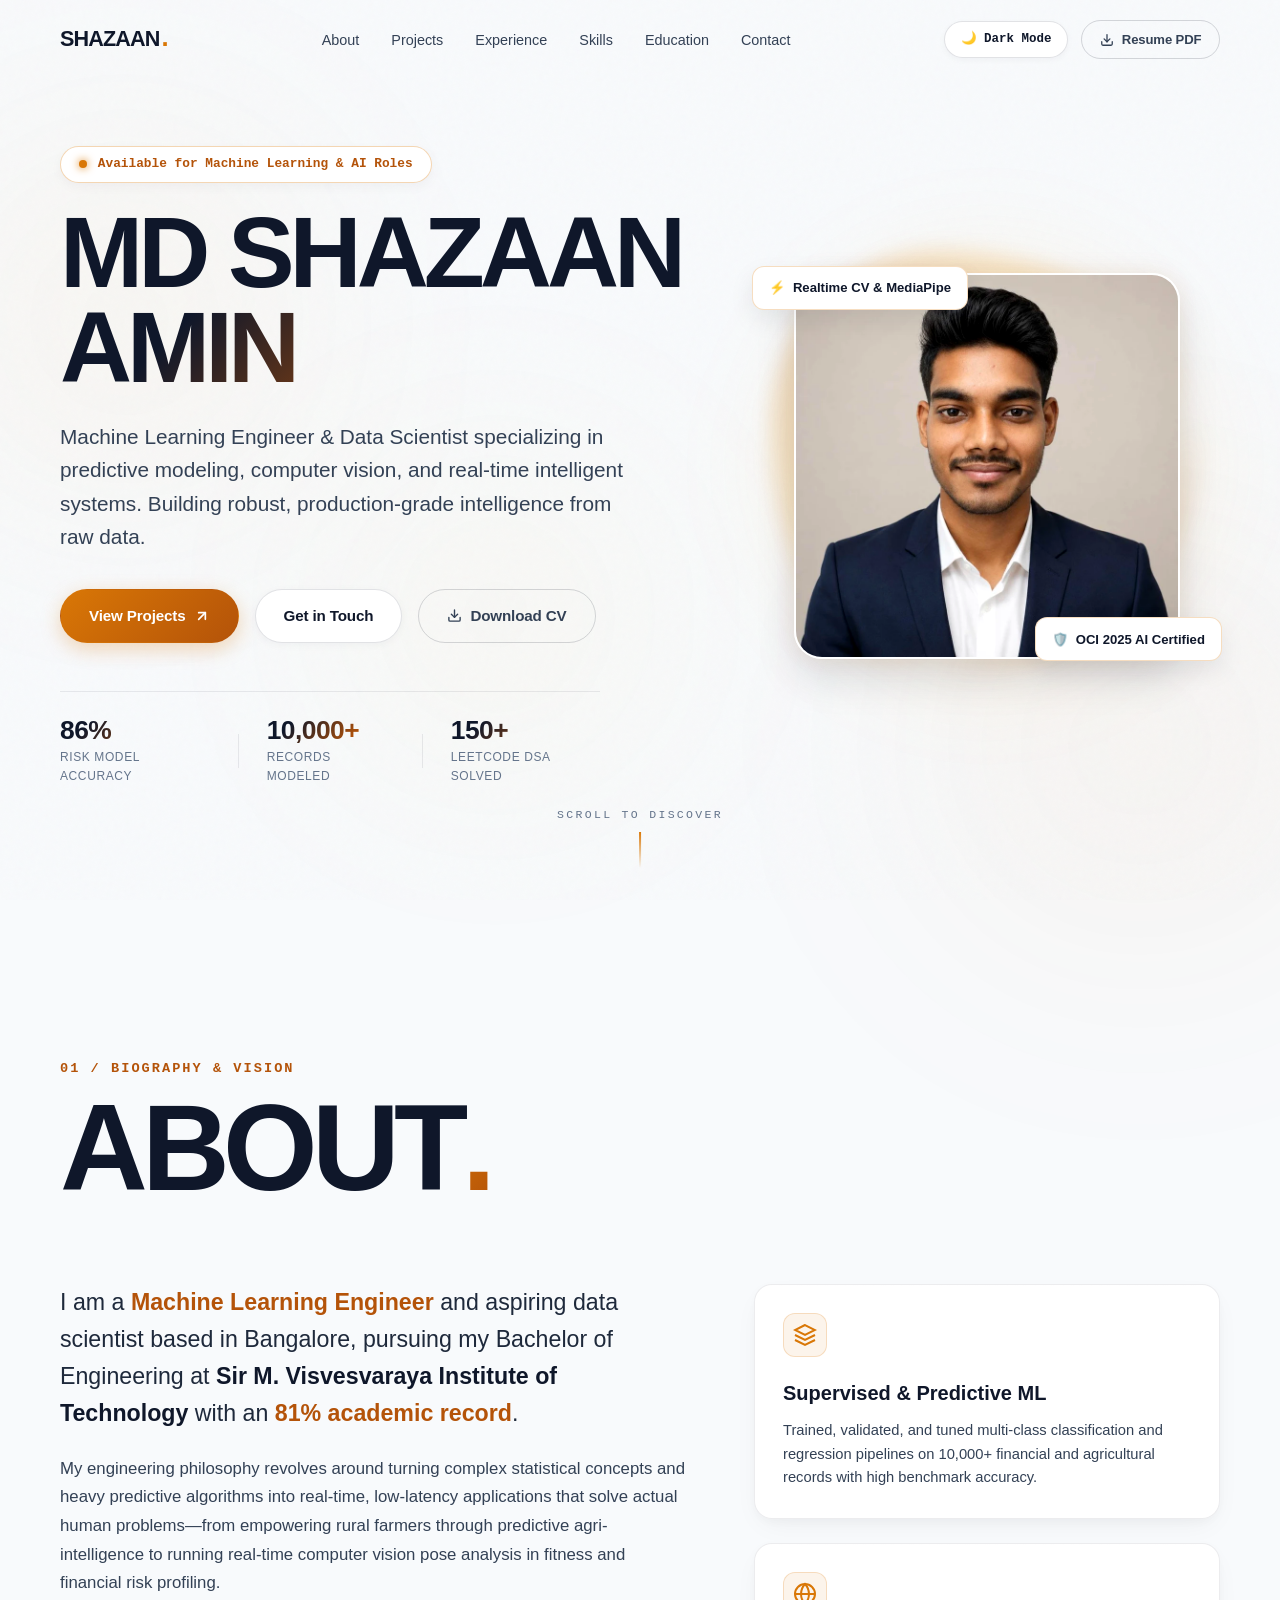
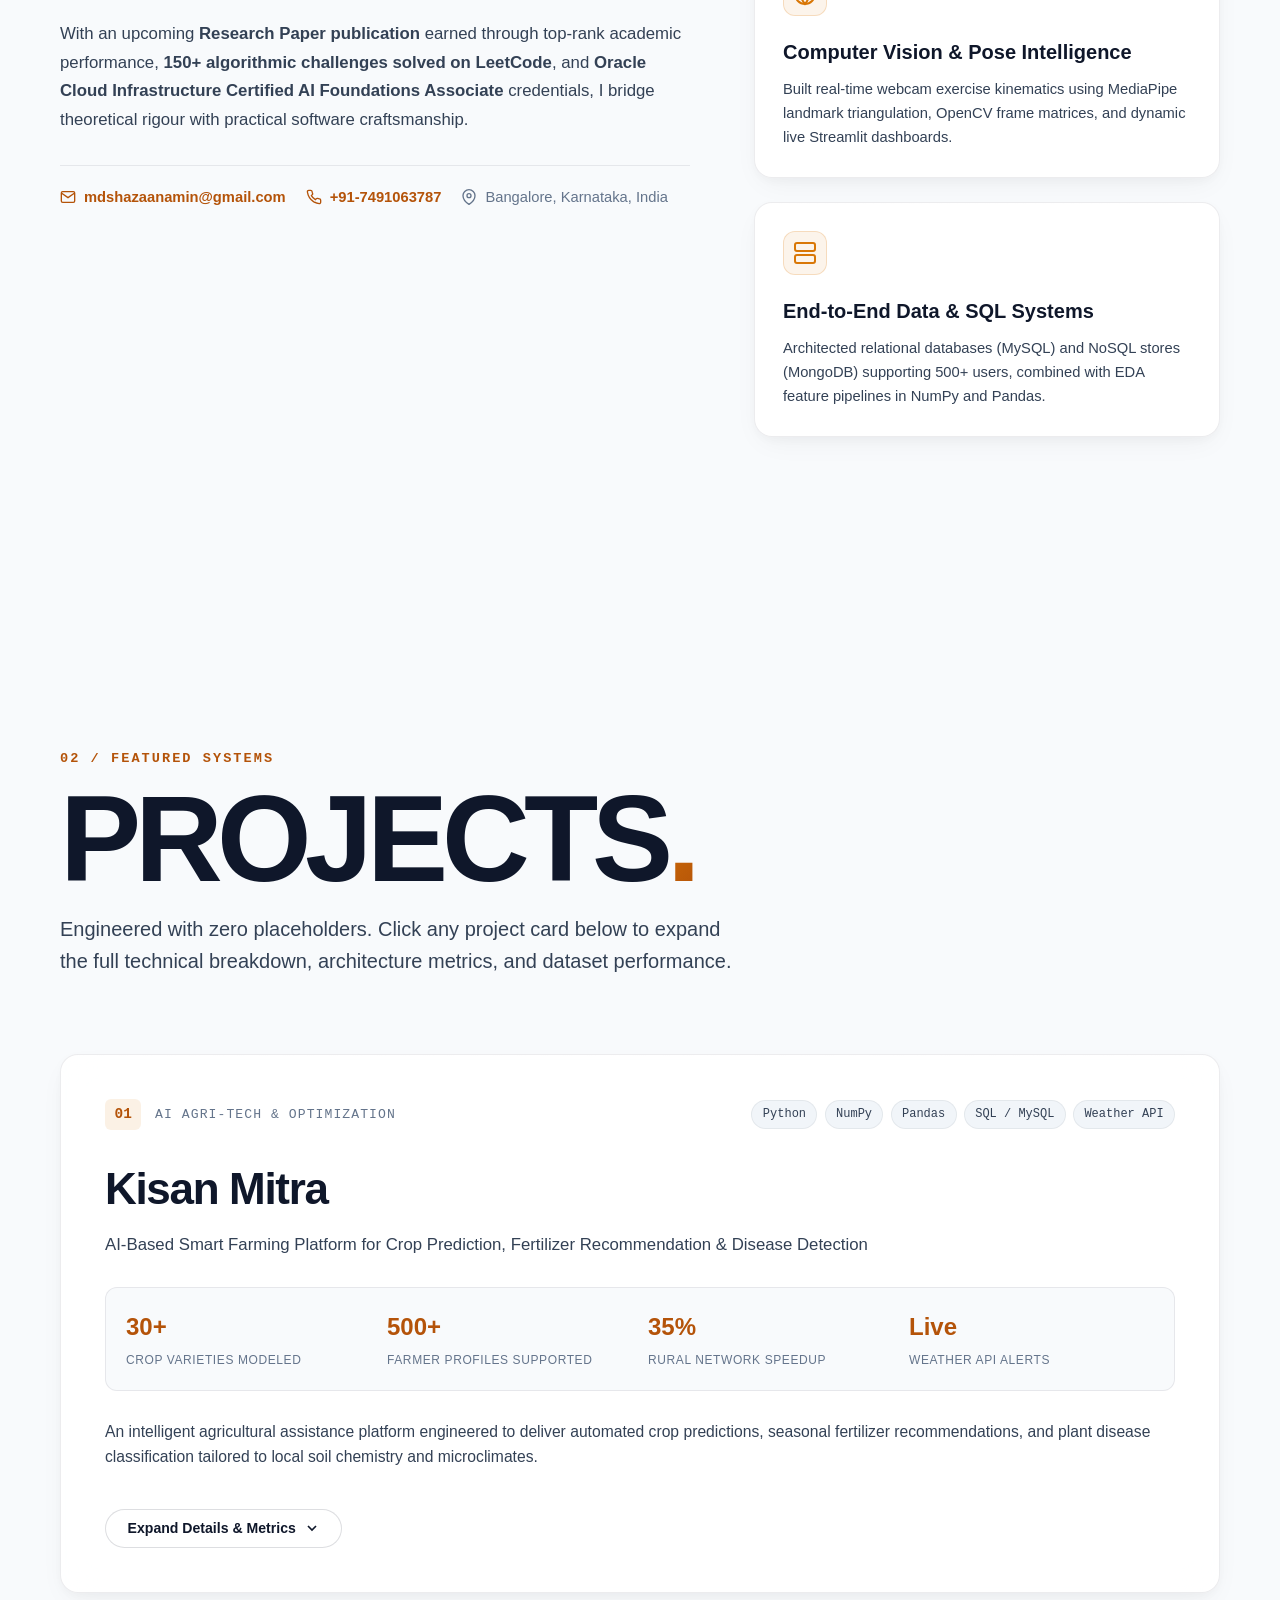
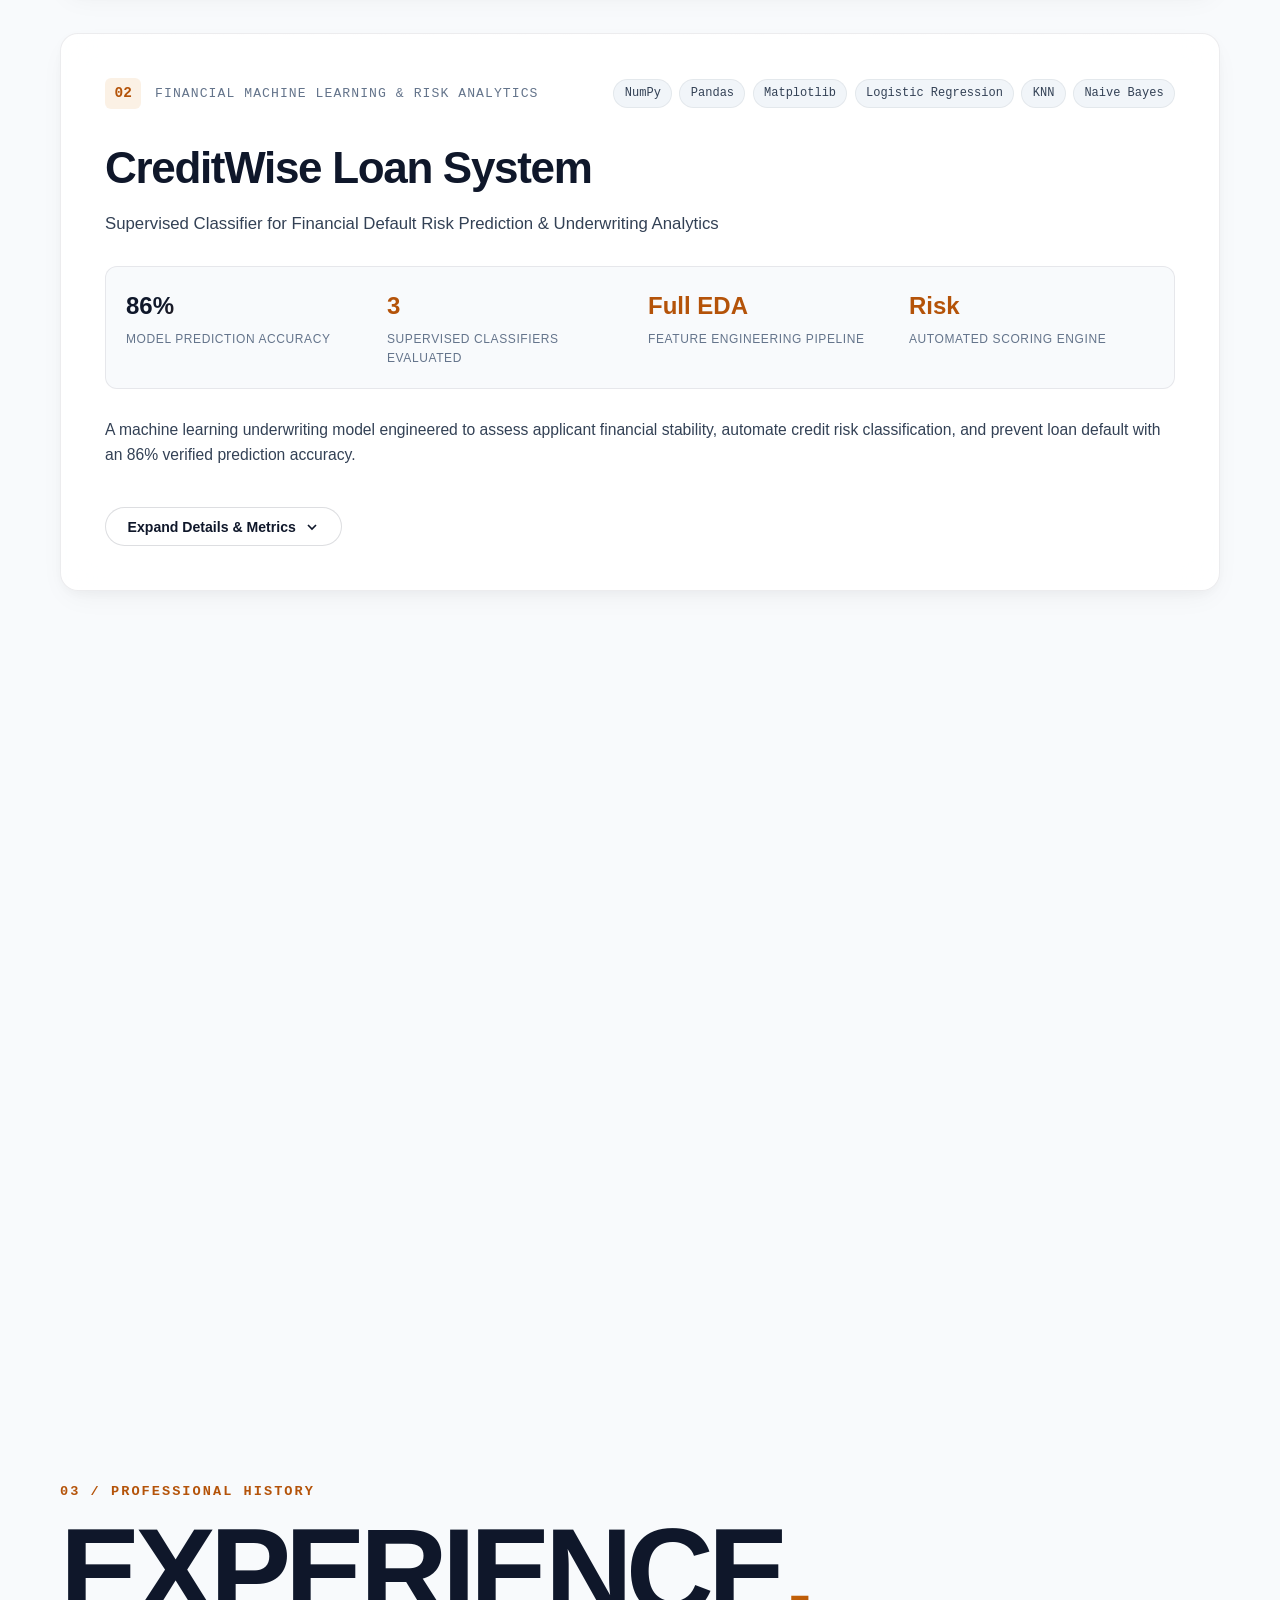
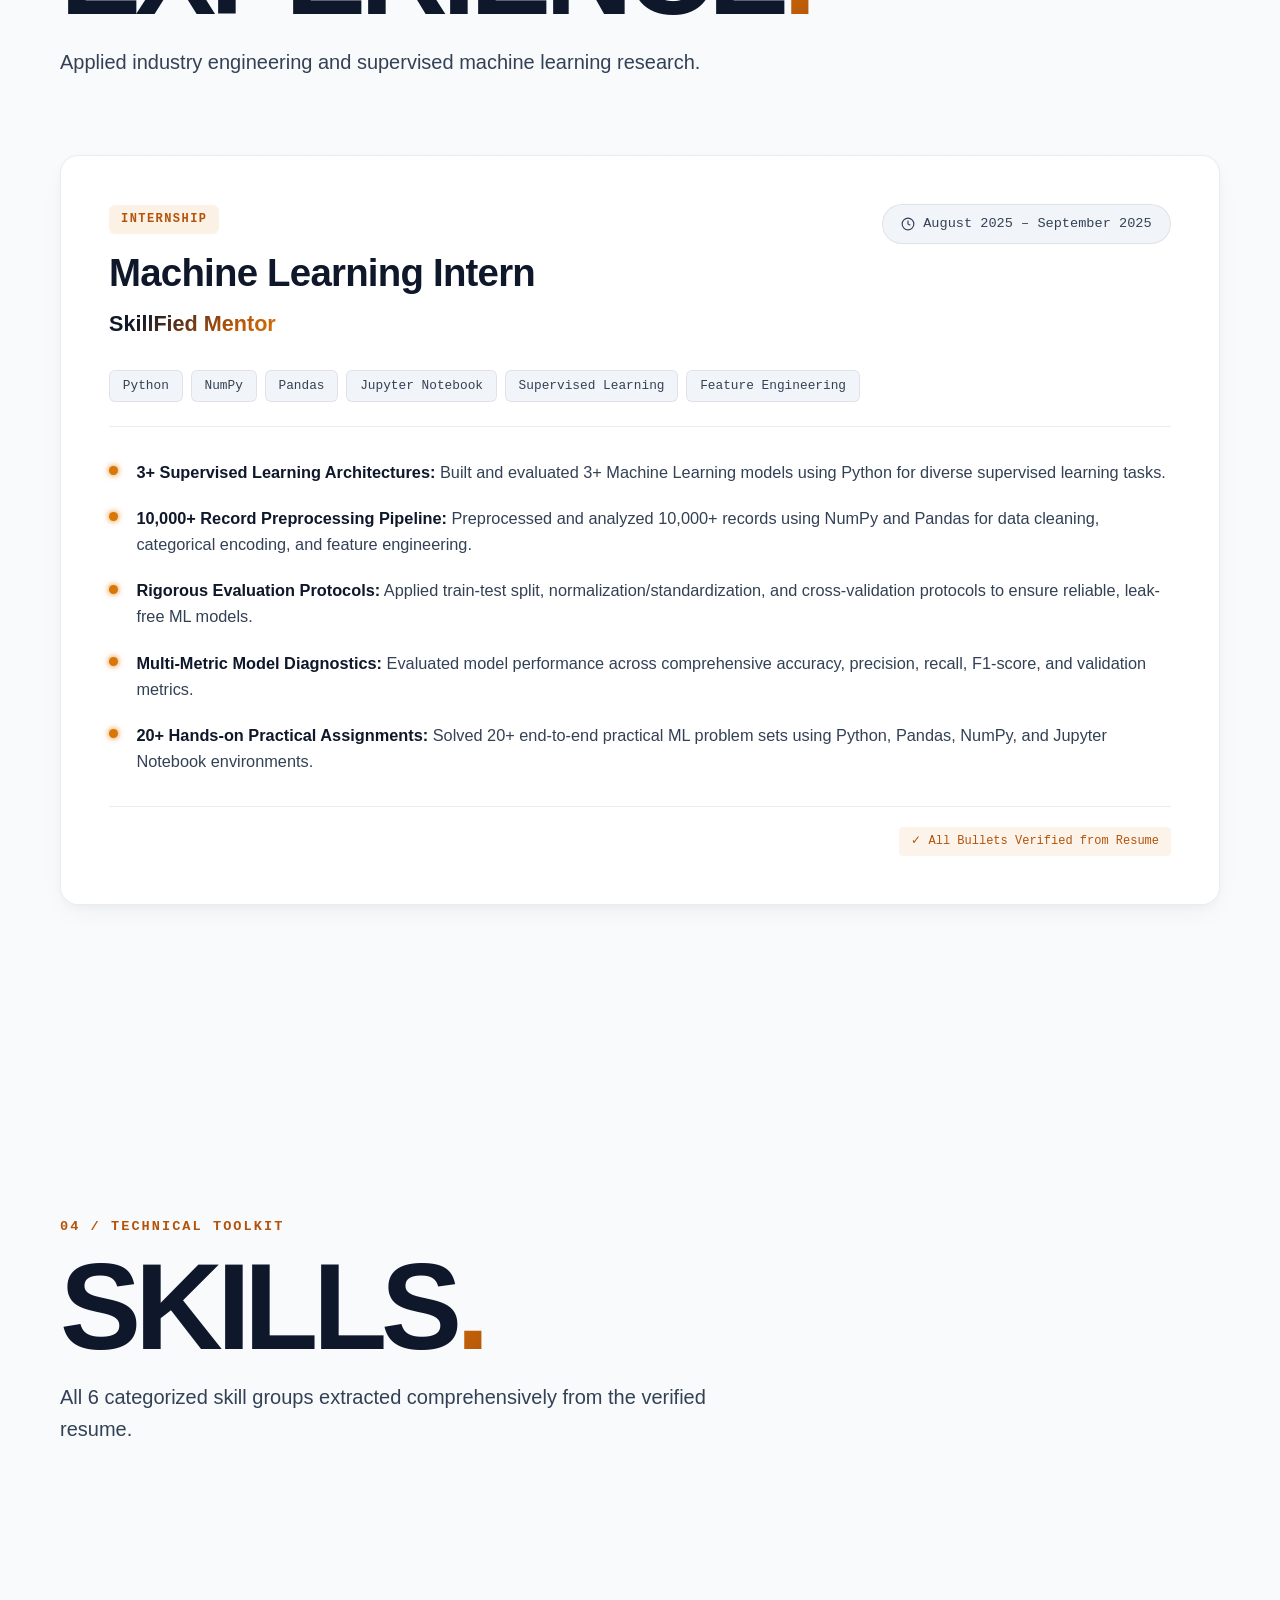
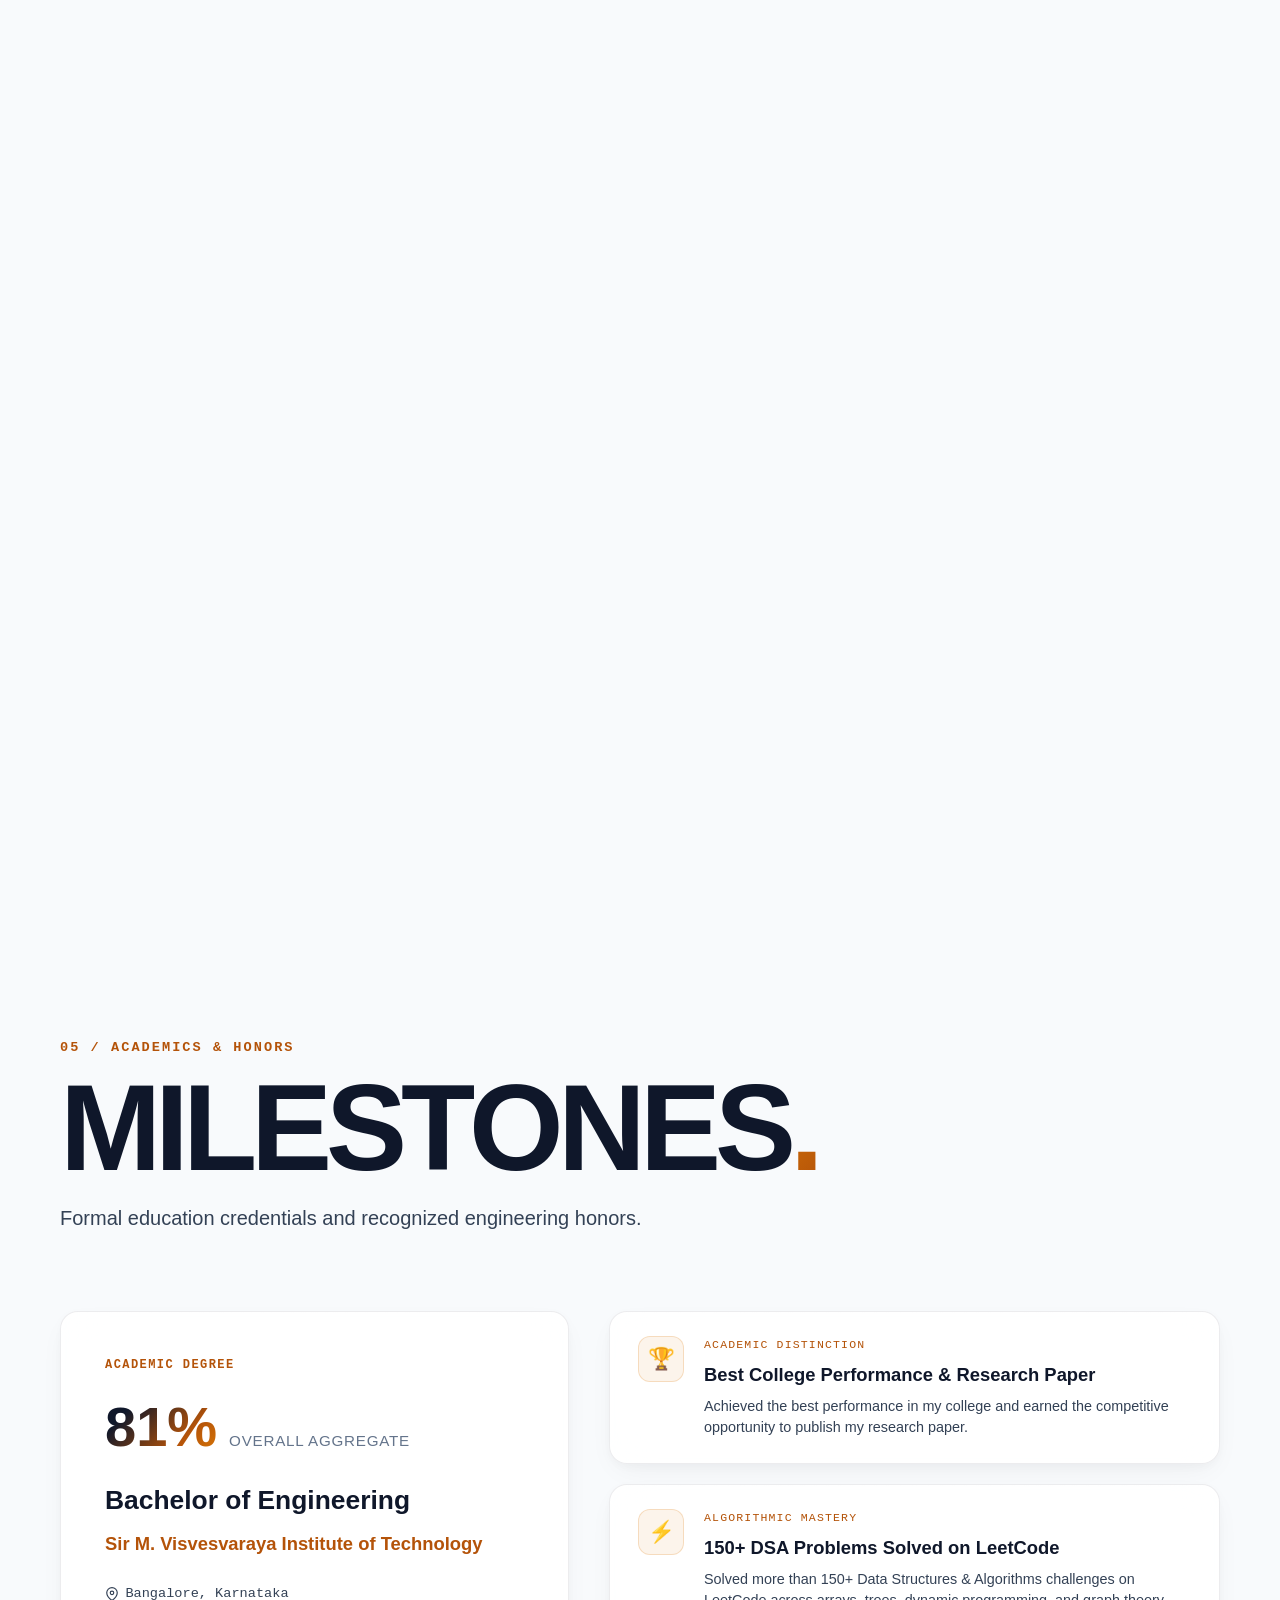
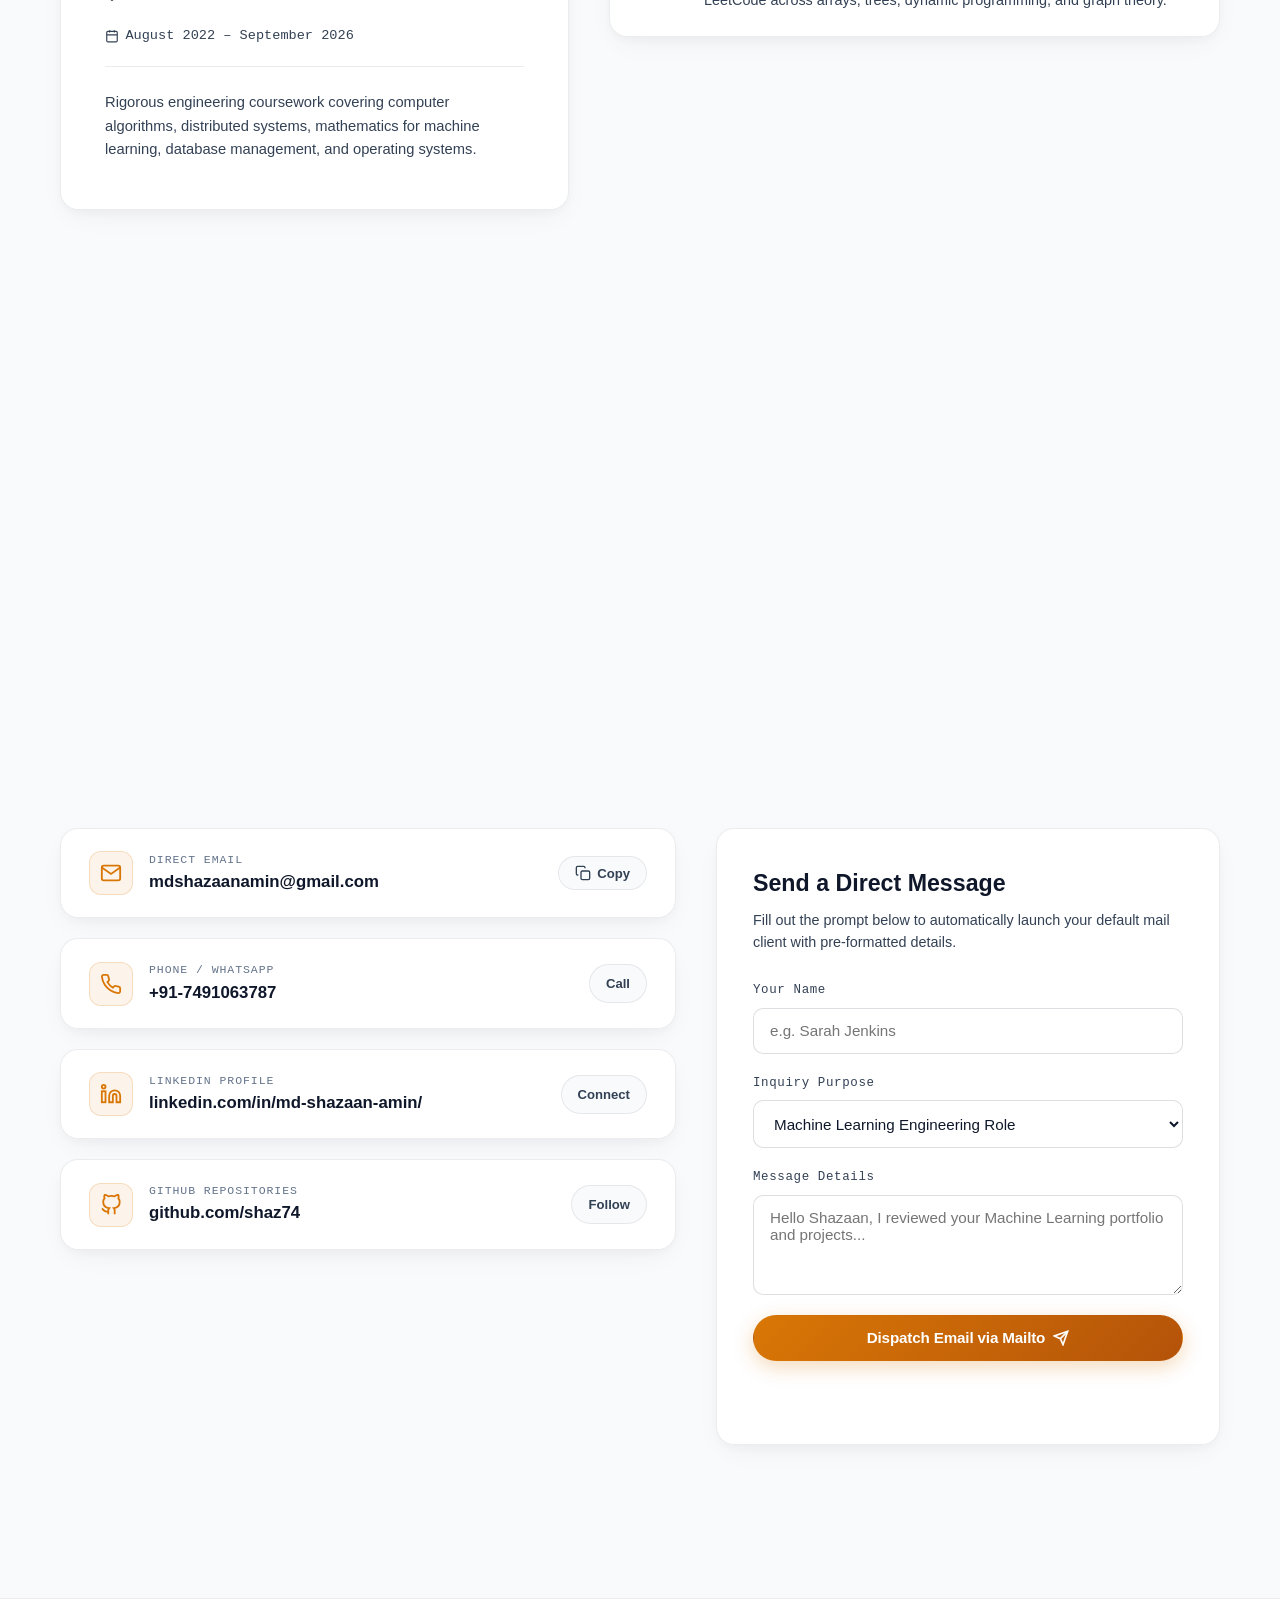
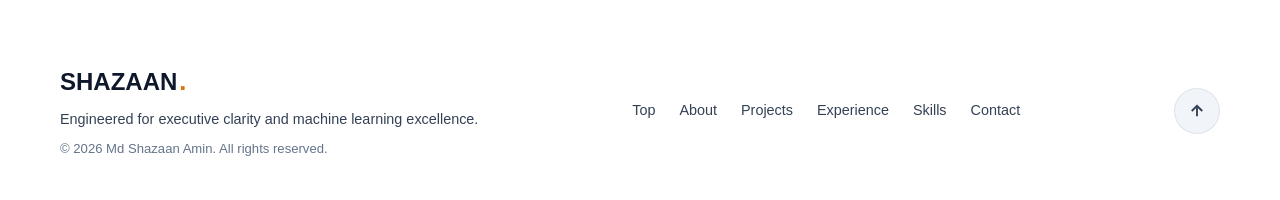
<file: light.html>
<!DOCTYPE html>
<html lang="en">
<head>
  <meta charset="UTF-8">
  <meta name="viewport" content="width=device-width, initial-scale=1.0">
  <meta name="description" content="Md Shazaan Amin — Machine Learning Engineer & Data Scientist. Executive Light Mode Portfolio.">
  <meta name="keywords" content="Md Shazaan Amin, Machine Learning, Data Science, Python, Deep Learning, Computer Vision, Portfolio, Bangalore">
  <meta name="author" content="Md Shazaan Amin">
  
  <!-- Canonical & Open Graph / Meta -->
  <link rel="canonical" href="https://shaz74.github.io/portfolio/">

  <meta property="og:type" content="website">
  <meta property="og:url" content="https://shaz74.github.io/portfolio/">
  <meta property="og:title" content="Md Shazaan Amin — Machine Learning Engineer (Executive Light)">
  <meta property="og:description" content="Professional portfolio of Md Shazaan Amin in clean executive light mode.">
  <meta property="og:image" content="https://shaz74.github.io/portfolio/headshot.webp">
  
  <meta property="og:site_name" content="Shazaan Amin Portfolio">
  <meta name="twitter:card" content="summary_large_image">

  
  <title>Md Shazaan Amin — Machine Learning Engineer (Light Mode Preview)</title>
  
  <!-- Favicon -->
  <link rel="icon" type="image/svg+xml" href="favicon.svg">
  
  <!-- Light Theme Stylesheet -->
  <link rel="stylesheet" href="style-light.css">
</head>
<body class="light-theme">
  <!-- Accessibility Skip Link -->
  <a href="#main" class="skip-link">Skip to main content</a>

  <!-- Top Scroll Progress Line -->
  <div id="scroll-progress" class="scroll-progress" aria-hidden="true"></div>

  <!-- Interactive Mouse Spotlight (Desktop Only) -->
  <div id="cursor-spotlight" class="cursor-spotlight" aria-hidden="true"></div>

  <!-- Subtle Micro Grain -->
  <div class="film-grain" aria-hidden="true"></div>

  <!-- Ambient Blurred Radial Glow Orbs -->
  <div class="ambient-glow orb-1" aria-hidden="true"></div>
  <div class="ambient-glow orb-2" aria-hidden="true"></div>
  <div class="ambient-glow orb-3" aria-hidden="true"></div>

  <!-- Top Sticky Navigation Bar -->
  <header class="site-header" id="site-header">
    <div class="header-inner container">
      <a href="#hero" class="brand-monogram" aria-label="Md Shazaan Amin Home">
        <span class="brand-text">SHAZAAN</span><span class="brand-dot">.</span>
      </a>

      <!-- Desktop Nav -->
      <nav class="desktop-nav" aria-label="Main Navigation">
        <ul class="nav-links">
          <li><a href="#about" class="nav-link">About</a></li>
          <li><a href="#projects" class="nav-link">Projects</a></li>
          <li><a href="#experience" class="nav-link">Experience</a></li>
          <li><a href="#skills" class="nav-link">Skills</a></li>
          <li><a href="#education" class="nav-link">Education</a></li>
          <li><a href="#contact" class="nav-link">Contact</a></li>
        </ul>
      </nav>

      <div class="header-actions">
        <!-- Switch back to Dark Mode -->
        <a href="index.html" class="theme-switch-btn magnetic" title="Switch back to Dark Mode">
          <span>🌙 Dark Mode</span>
        </a>

        <a href="MD SHAZAAN AMIN_RESUME.pdf" download="MD_SHAZAAN_AMIN_RESUME.pdf" class="btn btn-outline btn-sm magnetic" target="_blank" rel="noopener noreferrer">
          <svg class="btn-icon" width="14" height="14" viewBox="0 0 24 24" fill="none" stroke="currentColor" stroke-width="2.2" stroke-linecap="round" stroke-linejoin="round">
            <path d="M21 15v4a2 2 0 0 1-2 2H5a2 2 0 0 1-2-2v-4"></path>
            <polyline points="7 10 12 15 17 10"></polyline>
            <line x1="12" y1="15" x2="12" y2="3"></line>
          </svg>
          <span>Resume PDF</span>
        </a>

        <!-- Mobile Menu Hamburger Button -->
        <button class="mobile-toggle" id="mobile-toggle" aria-label="Toggle navigation menu" aria-expanded="false" aria-controls="mobile-nav">
          <span class="hamburger-bar"></span>
          <span class="hamburger-bar"></span>
        </button>
      </div>
    </div>
  </header>

  <!-- Mobile Drawer Menu -->
  <div class="mobile-nav-drawer" id="mobile-nav" aria-hidden="true">
    <div class="mobile-nav-backdrop" id="mobile-backdrop"></div>
    <div class="mobile-nav-panel">
      <div class="mobile-nav-header">
        <span class="brand-text">NAVIGATION</span>
        <button class="mobile-close-btn" id="mobile-close" aria-label="Close menu">&times;</button>
      </div>
      <nav aria-label="Mobile Navigation">
        <ul class="mobile-nav-links">
          <li><a href="#hero" class="mobile-nav-link"><span>00</span> Home</a></li>
          <li><a href="#about" class="mobile-nav-link"><span>01</span> About</a></li>
          <li><a href="#projects" class="mobile-nav-link"><span>02</span> Projects</a></li>
          <li><a href="#experience" class="mobile-nav-link"><span>03</span> Experience</a></li>
          <li><a href="#skills" class="mobile-nav-link"><span>04</span> Skills</a></li>
          <li><a href="#education" class="mobile-nav-link"><span>05</span> Education &amp; Awards</a></li>
          <li><a href="#contact" class="mobile-nav-link"><span>06</span> Contact</a></li>
        </ul>
      </nav>
      <div class="mobile-nav-footer">
        <a href="index.html" class="btn btn-glass btn-block" style="margin-bottom: 0.75rem;">Switch to Dark Mode</a>
        <a href="MD SHAZAAN AMIN_RESUME.pdf" download="MD_SHAZAAN_AMIN_RESUME.pdf" class="btn btn-primary btn-block">Download Full Resume</a>
      </div>
    </div>
  </div>

  <!-- Main Content Landmark -->
  <main id="main">

    <!-- ==================== HERO SECTION ==================== -->
    <section class="hero-section" id="hero" aria-label="Introduction">
      <div class="container hero-container">
        
        <div class="hero-content">
          <div class="hero-badge reveal-item">
            <span class="pulse-indicator"></span>
            <span>Available for Machine Learning &amp; AI Roles</span>
          </div>

          <h1 class="hero-title reveal-item">
            <span class="hero-first">MD SHAZAAN</span>
            <span class="hero-last text-gradient">AMIN</span>
          </h1>

          <p class="hero-bio reveal-item">
            Machine Learning Engineer &amp; Data Scientist specializing in predictive modeling, computer vision, and real-time intelligent systems. Building robust, production-grade intelligence from raw data.
          </p>

          <div class="hero-cta-group reveal-item">
            <a href="#projects" class="btn btn-primary magnetic">
              <span>View Projects</span>
              <svg width="16" height="16" viewBox="0 0 24 24" fill="none" stroke="currentColor" stroke-width="2.5" stroke-linecap="round" stroke-linejoin="round">
                <line x1="7" y1="17" x2="17" y2="7"></line>
                <polyline points="7 7 17 7 17 17"></polyline>
              </svg>
            </a>
            <a href="#contact" class="btn btn-glass magnetic">
              <span>Get in Touch</span>
            </a>
            <a href="MD SHAZAAN AMIN_RESUME.pdf" download="MD_SHAZAAN_AMIN_RESUME.pdf" class="btn btn-outline magnetic">
              <svg width="15" height="15" viewBox="0 0 24 24" fill="none" stroke="currentColor" stroke-width="2.2" stroke-linecap="round" stroke-linejoin="round">
                <path d="M21 15v4a2 2 0 0 1-2 2H5a2 2 0 0 1-2-2v-4"></path>
                <polyline points="7 10 12 15 17 10"></polyline>
                <line x1="12" y1="15" x2="12" y2="3"></line>
              </svg>
              <span>Download CV</span>
            </a>
          </div>

          <!-- Quick Metrics Bar -->
          <div class="hero-stats-row reveal-item">
            <div class="stat-pill">
              <span class="stat-num text-gradient">86%</span>
              <span class="stat-lbl">Risk Model Accuracy</span>
            </div>
            <div class="stat-divider"></div>
            <div class="stat-pill">
              <span class="stat-num text-gradient">10,000+</span>
              <span class="stat-lbl">Records Modeled</span>
            </div>
            <div class="stat-divider"></div>
            <div class="stat-pill">
              <span class="stat-num text-gradient">150+</span>
              <span class="stat-lbl">LeetCode DSA Solved</span>
            </div>
          </div>
        </div>

        <!-- Hero Portrait Presentation -->
        <div class="hero-visual reveal-item">
          <div class="portrait-stage" id="portrait-stage">
            <div class="portrait-glow-ring" aria-hidden="true"></div>
            <div class="portrait-ambient-back" aria-hidden="true"></div>
            <div class="portrait-wrapper">
              <img src="headshot.webp" alt="Md Shazaan Amin - Machine Learning Engineer Headshot" class="portrait-img" width="800" height="800" loading="eager" fetchpriority="high">
            </div>
            <!-- Floating Badges -->
            <div class="floating-badge badge-top-left" aria-hidden="true">
              <span class="badge-icon">⚡</span>
              <span class="badge-text">Realtime CV &amp; MediaPipe</span>
            </div>
            <div class="floating-badge badge-bottom-right" aria-hidden="true">
              <span class="badge-icon">🛡️</span>
              <span class="badge-text">OCI 2025 AI Certified</span>
            </div>
          </div>
        </div>

      </div>

      <!-- Scroll Down Indicator -->
      <a href="#about" class="scroll-cue" aria-label="Scroll down to About section">
        <span class="scroll-cue-text">SCROLL TO DISCOVER</span>
        <div class="scroll-cue-line"></div>
      </a>
    </section>


    <!-- ==================== ABOUT SECTION ==================== -->
    <section class="section about-section" id="about">
      <div class="container">
        
        <div class="section-header">
          <div class="section-tag reveal-item">01 / BIOGRAPHY &amp; VISION</div>
          <h2 class="display-heading split-heading reveal-item" data-split="About.">
            About<span class="accent-dot">.</span>
          </h2>
        </div>

        <div class="about-grid">
          
          <div class="about-narrative reveal-item">
            <p class="lead-text">
              I am a <strong class="text-highlight">Machine Learning Engineer</strong> and aspiring data scientist based in Bangalore, pursuing my Bachelor of Engineering at <strong class="text-white">Sir M. Visvesvaraya Institute of Technology</strong> with an <strong class="text-highlight">81% academic record</strong>.
            </p>
            <p class="body-text">
              My engineering philosophy revolves around turning complex statistical concepts and heavy predictive algorithms into real-time, low-latency applications that solve actual human problems—from empowering rural farmers through predictive agri-intelligence to running real-time computer vision pose analysis in fitness and financial risk profiling.
            </p>
            <p class="body-text">
              With an upcoming <strong>Research Paper publication</strong> earned through top-rank academic performance, <strong>150+ algorithmic challenges solved on LeetCode</strong>, and <strong>Oracle Cloud Infrastructure Certified AI Foundations Associate</strong> credentials, I bridge theoretical rigour with practical software craftsmanship.
            </p>

            <div class="contact-links-inline">
              <a href="mailto:mdshazaanamin@gmail.com" class="inline-link">
                <svg width="16" height="16" viewBox="0 0 24 24" fill="none" stroke="currentColor" stroke-width="2"><path d="M4 4h16c1.1 0 2 .9 2 2v12c0 1.1-.9 2-2 2H4c-1.1 0-2-.9-2-2V6c0-1.1.9-2 2-2z"></path><polyline points="22,6 12,13 2,6"></polyline></svg>
                <span>mdshazaanamin@gmail.com</span>
              </a>
              <a href="tel:+917491063787" class="inline-link">
                <svg width="16" height="16" viewBox="0 0 24 24" fill="none" stroke="currentColor" stroke-width="2"><path d="M22 16.92v3a2 2 0 0 1-2.18 2 19.79 19.79 0 0 1-8.63-3.07 19.5 19.5 0 0 1-6-6 19.79 19.79 0 0 1-3.07-8.67A2 2 0 0 1 4.11 2h3a2 2 0 0 1 2 1.72 12.84 12.84 0 0 0 .7 2.81 2 2 0 0 1-.45 2.11L8.09 9.91a16 16 0 0 0 6 6l1.27-1.27a2 2 0 0 1 2.11-.45 12.84 12.84 0 0 0 2.81.7A2 2 0 0 1 22 16.92z"></path></svg>
                <span>+91-7491063787</span>
              </a>
              <span class="inline-location">
                <svg width="16" height="16" viewBox="0 0 24 24" fill="none" stroke="currentColor" stroke-width="2"><path d="M21 10c0 7-9 13-9 13s-9-6-9-13a9 9 0 0 1 18 0z"></path><circle cx="12" cy="10" r="3"></circle></svg>
                <span>Bangalore, Karnataka, India</span>
              </span>
            </div>
          </div>

          <!-- Feature Cards / Highlights -->
          <div class="about-cards reveal-item">
            <div class="info-card glass-panel">
              <div class="card-icon-amber">
                <svg width="24" height="24" viewBox="0 0 24 24" fill="none" stroke="currentColor" stroke-width="2"><polygon points="12 2 2 7 12 12 22 7 12 2"></polygon><polyline points="2 17 12 22 22 17"></polyline><polyline points="2 12 12 17 22 12"></polyline></svg>
              </div>
              <h3 class="card-title">Supervised &amp; Predictive ML</h3>
              <p class="card-desc">Trained, validated, and tuned multi-class classification and regression pipelines on 10,000+ financial and agricultural records with high benchmark accuracy.</p>
            </div>

            <div class="info-card glass-panel">
              <div class="card-icon-amber">
                <svg width="24" height="24" viewBox="0 0 24 24" fill="none" stroke="currentColor" stroke-width="2"><circle cx="12" cy="12" r="10"></circle><line x1="2" y1="12" x2="22" y2="12"></line><path d="M12 2a15.3 15.3 0 0 1 4 10 15.3 15.3 0 0 1-4 10 15.3 15.3 0 0 1-4-10 15.3 15.3 0 0 1 4-10z"></path></svg>
              </div>
              <h3 class="card-title">Computer Vision &amp; Pose Intelligence</h3>
              <p class="card-desc">Built real-time webcam exercise kinematics using MediaPipe landmark triangulation, OpenCV frame matrices, and dynamic live Streamlit dashboards.</p>
            </div>

            <div class="info-card glass-panel">
              <div class="card-icon-amber">
                <svg width="24" height="24" viewBox="0 0 24 24" fill="none" stroke="currentColor" stroke-width="2"><rect x="2" y="2" width="20" height="8" rx="2" ry="2"></rect><rect x="2" y="14" width="20" height="8" rx="2" ry="2"></rect><line x1="6" y1="6" x2="6.01" y2="6"></line><line x1="6" y1="18" x2="6.01" y2="18"></line></svg>
              </div>
              <h3 class="card-title">End-to-End Data &amp; SQL Systems</h3>
              <p class="card-desc">Architected relational databases (MySQL) and NoSQL stores (MongoDB) supporting 500+ users, combined with EDA feature pipelines in NumPy and Pandas.</p>
            </div>
          </div>

        </div>

      </div>
    </section>


    <!-- ==================== PROJECTS SECTION ==================== -->
    <section class="section projects-section" id="projects">
      <div class="container">
        
        <div class="section-header">
          <div class="section-tag reveal-item">02 / FEATURED SYSTEMS</div>
          <h2 class="display-heading split-heading reveal-item" data-split="Projects.">
            Projects<span class="accent-dot">.</span>
          </h2>
          <p class="section-subhead reveal-item">
            Engineered with zero placeholders. Click any project card below to expand the full technical breakdown, architecture metrics, and dataset performance.
          </p>
        </div>

        <div class="projects-list">
          
          <!-- PROJECT 1: Kisan Mitra -->
          <article class="project-card glass-panel reveal-item" id="project-kisan-mitra" data-expanded="false">
            <div class="project-header">
              <div class="project-meta">
                <span class="project-index">01</span>
                <span class="project-category">AI Agri-Tech &amp; Optimization</span>
              </div>
              <div class="project-tech-badges">
                <span class="tech-badge">Python</span>
                <span class="tech-badge">NumPy</span>
                <span class="tech-badge">Pandas</span>
                <span class="tech-badge">SQL / MySQL</span>
                <span class="tech-badge">Weather API</span>
              </div>
            </div>

            <div class="project-main-content">
              <h3 class="project-title">Kisan Mitra</h3>
              <p class="project-subtitle">AI-Based Smart Farming Platform for Crop Prediction, Fertilizer Recommendation &amp; Disease Detection</p>

              <div class="project-highlight-stats">
                <div class="p-stat">
                  <span class="p-stat-val">30+</span>
                  <span class="p-stat-lbl">Crop Varieties Modeled</span>
                </div>
                <div class="p-stat">
                  <span class="p-stat-val">500+</span>
                  <span class="p-stat-lbl">Farmer Profiles Supported</span>
                </div>
                <div class="p-stat">
                  <span class="p-stat-val">35%</span>
                  <span class="p-stat-lbl">Rural Network Speedup</span>
                </div>
                <div class="p-stat">
                  <span class="p-stat-val">Live</span>
                  <span class="p-stat-lbl">Weather API Alerts</span>
                </div>
              </div>

              <div class="project-preview-text">
                <p>An intelligent agricultural assistance platform engineered to deliver automated crop predictions, seasonal fertilizer recommendations, and plant disease classification tailored to local soil chemistry and microclimates.</p>
              </div>

              <div class="project-expand-body">
                <h4 class="expand-heading">Complete Technical Execution (From Resume)</h4>
                <ul class="project-bullets-list">
                  <li>
                    <span class="bullet-amber">▸</span>
                    <div><strong>Comprehensive Multi-Task AI Platform:</strong> Built an AI-based smart farming platform delivering automated crop prediction, fertilizer recommendation, and plant disease detection in a unified user workflow.</div>
                  </li>
                  <li>
                    <span class="bullet-amber">▸</span>
                    <div><strong>30+ Crop Classification Model:</strong> Built a crop recommendation model supporting 30+ crop varieties by synthesizing soil nitrogen/phosphorus/potassium levels, seasonal weather patterns, and regional geography.</div>
                  </li>
                  <li>
                    <span class="bullet-amber">▸</span>
                    <div><strong>Real-Time Weather Integration:</strong> Integrated live external weather APIs to provide automated, location-based weather alerts and timely farming recommendations directly to cultivators.</div>
                  </li>
                  <li>
                    <span class="bullet-amber">▸</span>
                    <div><strong>Scalable Farmer Profile Architecture:</strong> Designed a secure farmer registration and profile management system in SQL/MySQL supporting 500+ user records with relational schema normalization.</div>
                  </li>
                  <li>
                    <span class="bullet-amber">▸</span>
                    <div><strong>Edge &amp; Rural Bandwidth Optimization:</strong> Optimized data transfer payloads and caching, reducing response latency by 35% under low-bandwidth rural 2G/3G network conditions.</div>
                  </li>
                </ul>

                <div class="project-stack-pills">
                  <span class="stack-pill-title">Full Tech Stack:</span>
                  <span class="stack-pill">Python</span>
                  <span class="stack-pill">NumPy</span>
                  <span class="stack-pill">Pandas</span>
                  <span class="stack-pill">MySQL</span>
                  <span class="stack-pill">REST Weather APIs</span>
                  <span class="stack-pill">Data Preprocessing</span>
                </div>
              </div>

              <div class="project-action-row">
                <button class="expand-toggle-btn magnetic" aria-expanded="false" aria-controls="project-kisan-mitra">
                  <span class="toggle-text">Expand Details &amp; Metrics</span>
                  <svg class="toggle-icon" width="16" height="16" viewBox="0 0 24 24" fill="none" stroke="currentColor" stroke-width="2.5">
                    <polyline points="6 9 12 15 18 9"></polyline>
                  </svg>
                </button>
              </div>

            </div>
          </article>


          <!-- PROJECT 2: CreditWise Loan System -->
          <article class="project-card glass-panel reveal-item" id="project-creditwise" data-expanded="false">
            <div class="project-header">
              <div class="project-meta">
                <span class="project-index">02</span>
                <span class="project-category">Financial Machine Learning &amp; Risk Analytics</span>
              </div>
              <div class="project-tech-badges">
                <span class="tech-badge">NumPy</span>
                <span class="tech-badge">Pandas</span>
                <span class="tech-badge">Matplotlib</span>
                <span class="tech-badge">Logistic Regression</span>
                <span class="tech-badge">KNN</span>
                <span class="tech-badge">Naive Bayes</span>
              </div>
            </div>

            <div class="project-main-content">
              <h3 class="project-title">CreditWise Loan System</h3>
              <p class="project-subtitle">Supervised Classifier for Financial Default Risk Prediction &amp; Underwriting Analytics</p>

              <div class="project-highlight-stats">
                <div class="p-stat">
                  <span class="p-stat-val text-gradient">86%</span>
                  <span class="p-stat-lbl">Model Prediction Accuracy</span>
                </div>
                <div class="p-stat">
                  <span class="p-stat-val">3</span>
                  <span class="p-stat-lbl">Supervised Classifiers Evaluated</span>
                </div>
                <div class="p-stat">
                  <span class="p-stat-val">Full EDA</span>
                  <span class="p-stat-lbl">Feature Engineering Pipeline</span>
                </div>
                <div class="p-stat">
                  <span class="p-stat-val">Risk</span>
                  <span class="p-stat-lbl">Automated Scoring Engine</span>
                </div>
              </div>

              <div class="project-preview-text">
                <p>A machine learning underwriting model engineered to assess applicant financial stability, automate credit risk classification, and prevent loan default with an 86% verified prediction accuracy.</p>
              </div>

              <div class="project-expand-body">
                <h4 class="expand-heading">Complete Technical Execution (From Resume)</h4>
                <ul class="project-bullets-list">
                  <li>
                    <span class="bullet-amber">▸</span>
                    <div><strong>High-Accuracy Risk Prediction:</strong> Built a Machine Learning model achieving <strong>86% prediction accuracy</strong> for loan approval risk analysis, optimizing default mitigation.</div>
                  </li>
                  <li>
                    <span class="bullet-amber">▸</span>
                    <div><strong>End-to-End Financial Preprocessing:</strong> Performed comprehensive data cleaning, outlier treatment, missing-value imputation, feature engineering, and exploratory data analysis (EDA) using NumPy, Pandas, and Matplotlib.</div>
                  </li>
                  <li>
                    <span class="bullet-amber">▸</span>
                    <div><strong>Multi-Classifier Comparative Benchmarking:</strong> Rigorously compared <strong>Logistic Regression, K-Nearest Neighbors (KNN), and Naive Bayes</strong> models across precision, recall, confusion matrix, and ROC-AUC to isolate the highest-performing classifier.</div>
                  </li>
                </ul>

                <div class="project-stack-pills">
                  <span class="stack-pill-title">Full Tech Stack:</span>
                  <span class="stack-pill">NumPy</span>
                  <span class="stack-pill">Pandas</span>
                  <span class="stack-pill">Matplotlib</span>
                  <span class="stack-pill">Logistic Regression</span>
                  <span class="stack-pill">K-Nearest Neighbors</span>
                  <span class="stack-pill">Gaussian Naive Bayes</span>
                  <span class="stack-pill">Model Validation</span>
                </div>
              </div>

              <div class="project-action-row">
                <button class="expand-toggle-btn magnetic" aria-expanded="false" aria-controls="project-creditwise">
                  <span class="toggle-text">Expand Details &amp; Metrics</span>
                  <svg class="toggle-icon" width="16" height="16" viewBox="0 0 24 24" fill="none" stroke="currentColor" stroke-width="2.5">
                    <polyline points="6 9 12 15 18 9"></polyline>
                  </svg>
                </button>
              </div>

            </div>
          </article>


          <!-- PROJECT 3: AI Realtime Gym Coach -->
          <article class="project-card glass-panel reveal-item" id="project-gym-coach" data-expanded="false">
            <div class="project-header">
              <div class="project-meta">
                <span class="project-index">03</span>
                <span class="project-category">Computer Vision &amp; Kinematic Tracking</span>
              </div>
              <div class="project-tech-badges">
                <span class="tech-badge">Python</span>
                <span class="tech-badge">OpenCV</span>
                <span class="tech-badge">MediaPipe</span>
                <span class="tech-badge">Streamlit</span>
              </div>
            </div>

            <div class="project-main-content">
              <h3 class="project-title">AI Realtime Gym Coach</h3>
              <p class="project-subtitle">Live Pose Estimation, Biomechanical Form Correction &amp; Workout Telemetry Dashboard</p>

              <div class="project-highlight-stats">
                <div class="p-stat">
                  <span class="p-stat-val">30+ FPS</span>
                  <span class="p-stat-lbl">Real-Time Video Stream</span>
                </div>
                <div class="p-stat">
                  <span class="p-stat-val">33</span>
                  <span class="p-stat-lbl">MediaPipe Body Landmarks</span>
                </div>
                <div class="p-stat">
                  <span class="p-stat-val">Auto</span>
                  <span class="p-stat-lbl">Repetition Counting</span>
                </div>
                <div class="p-stat">
                  <span class="p-stat-val">Live</span>
                  <span class="p-stat-lbl">Calorie &amp; Form Dashboard</span>
                </div>
              </div>

              <div class="project-preview-text">
                <p>An intelligent computer vision application transforming standard webcams into personal athletic trainers using real-time spatial skeletal tracking, dynamic angle thresholds, and live exercise telemetry.</p>
              </div>

              <div class="project-expand-body">
                <h4 class="expand-heading">Complete Technical Execution (From Resume)</h4>
                <ul class="project-bullets-list">
                  <li>
                    <span class="bullet-amber">▸</span>
                    <div><strong>Autonomous Exercise Vision Engine:</strong> Developed an AI-powered real-time gym coach using OpenCV, Google MediaPipe, and Streamlit for seamless, low-latency exercise tracking.</div>
                  </li>
                  <li>
                    <span class="bullet-amber">▸</span>
                    <div><strong>Biomechanical Pose Estimation:</strong> Implemented 33-point skeletal landmark detection and joint angle geometry to track workout form, detect postural deviations, and automate repetition counting in real time.</div>
                  </li>
                  <li>
                    <span class="bullet-amber">▸</span>
                    <div><strong>Live Telemetry Dashboard:</strong> Built an interactive Streamlit UI displaying live repetitions, completed sets, calculated calories burned, exercise accuracy scores, and session progress curves.</div>
                  </li>
                </ul>

                <div class="project-stack-pills">
                  <span class="stack-pill-title">Full Tech Stack:</span>
                  <span class="stack-pill">Python</span>
                  <span class="stack-pill">OpenCV</span>
                  <span class="stack-pill">Google MediaPipe</span>
                  <span class="stack-pill">Streamlit</span>
                  <span class="stack-pill">Trigonometric Pose Logic</span>
                </div>
              </div>

              <div class="project-action-row">
                <button class="expand-toggle-btn magnetic" aria-expanded="false" aria-controls="project-gym-coach">
                  <span class="toggle-text">Expand Details &amp; Metrics</span>
                  <svg class="toggle-icon" width="16" height="16" viewBox="0 0 24 24" fill="none" stroke="currentColor" stroke-width="2.5">
                    <polyline points="6 9 12 15 18 9"></polyline>
                  </svg>
                </button>
              </div>

            </div>
          </article>

        </div>

      </div>
    </section>


    <!-- ==================== EXPERIENCE SECTION ==================== -->
    <section class="section experience-section" id="experience">
      <div class="container">
        
        <div class="section-header">
          <div class="section-tag reveal-item">03 / PROFESSIONAL HISTORY</div>
          <h2 class="display-heading split-heading reveal-item" data-split="Experience.">
            Experience<span class="accent-dot">.</span>
          </h2>
          <p class="section-subhead reveal-item">
            Applied industry engineering and supervised machine learning research.
          </p>
        </div>

        <div class="experience-timeline">
          
          <div class="timeline-card glass-panel reveal-item">
            <div class="timeline-header">
              <div class="role-org-group">
                <div class="role-badge">INTERNSHIP</div>
                <h3 class="role-title">Machine Learning Intern</h3>
                <h4 class="company-name text-gradient">SkillFied Mentor</h4>
              </div>
              <div class="timeline-period-badge">
                <svg width="14" height="14" viewBox="0 0 24 24" fill="none" stroke="currentColor" stroke-width="2"><circle cx="12" cy="12" r="10"></circle><polyline points="12 6 12 12 16 14"></polyline></svg>
                <span>August 2025 – September 2025</span>
              </div>
            </div>

            <div class="timeline-tech-stack">
              <span class="stack-tag">Python</span>
              <span class="stack-tag">NumPy</span>
              <span class="stack-tag">Pandas</span>
              <span class="stack-tag">Jupyter Notebook</span>
              <span class="stack-tag">Supervised Learning</span>
              <span class="stack-tag">Feature Engineering</span>
            </div>

            <div class="timeline-bullets">
              <div class="exp-bullet-item">
                <div class="bullet-node"></div>
                <div class="bullet-content">
                  <strong>3+ Supervised Learning Architectures:</strong> Built and evaluated 3+ Machine Learning models using Python for diverse supervised learning tasks.
                </div>
              </div>

              <div class="exp-bullet-item">
                <div class="bullet-node"></div>
                <div class="bullet-content">
                  <strong>10,000+ Record Preprocessing Pipeline:</strong> Preprocessed and analyzed 10,000+ records using NumPy and Pandas for data cleaning, categorical encoding, and feature engineering.
                </div>
              </div>

              <div class="exp-bullet-item">
                <div class="bullet-node"></div>
                <div class="bullet-content">
                  <strong>Rigorous Evaluation Protocols:</strong> Applied train-test split, normalization/standardization, and cross-validation protocols to ensure reliable, leak-free ML models.
                </div>
              </div>

              <div class="exp-bullet-item">
                <div class="bullet-node"></div>
                <div class="bullet-content">
                  <strong>Multi-Metric Model Diagnostics:</strong> Evaluated model performance across comprehensive accuracy, precision, recall, F1-score, and validation metrics.
                </div>
              </div>

              <div class="exp-bullet-item">
                <div class="bullet-node"></div>
                <div class="bullet-content">
                  <strong>20+ Hands-on Practical Assignments:</strong> Solved 20+ end-to-end practical ML problem sets using Python, Pandas, NumPy, and Jupyter Notebook environments.
                </div>
              </div>
            </div>

            <div class="timeline-card-footer">
              <span class="badge-verified">✓ All Bullets Verified from Resume</span>
            </div>

          </div>

        </div>

      </div>
    </section>


    <!-- ==================== SKILLS SECTION ==================== -->
    <section class="section skills-section" id="skills">
      <div class="container">
        
        <div class="section-header">
          <div class="section-tag reveal-item">04 / TECHNICAL TOOLKIT</div>
          <h2 class="display-heading split-heading reveal-item" data-split="Skills.">
            Skills<span class="accent-dot">.</span>
          </h2>
          <p class="section-subhead reveal-item">
            All 6 categorized skill groups extracted comprehensively from the verified resume.
          </p>
        </div>

        <div class="skills-grid">
          
          <!-- GROUP 1: Languages -->
          <div class="skill-category-card glass-panel reveal-item">
            <div class="skill-cat-header">
              <div class="cat-icon-circle">
                <svg width="20" height="20" viewBox="0 0 24 24" fill="none" stroke="currentColor" stroke-width="2"><polyline points="16 18 22 12 16 6"></polyline><polyline points="8 6 2 12 8 18"></polyline></svg>
              </div>
              <div>
                <span class="cat-num">01 / GROUP</span>
                <h3 class="cat-title">Languages</h3>
              </div>
            </div>
            <p class="cat-desc">Core programming languages utilized for algorithms, model logic, and database queries.</p>
            <div class="chips-list">
              <span class="skill-chip major">Python</span>
              <span class="skill-chip major">C</span>
              <span class="skill-chip major">SQL</span>
            </div>
          </div>

          <!-- GROUP 2: Data Analysis & Visualization -->
          <div class="skill-category-card glass-panel reveal-item">
            <div class="skill-cat-header">
              <div class="cat-icon-circle">
                <svg width="20" height="20" viewBox="0 0 24 24" fill="none" stroke="currentColor" stroke-width="2"><line x1="18" y1="20" x2="18" y2="10"></line><line x1="12" y1="20" x2="12" y2="4"></line><line x1="6" y1="20" x2="6" y2="14"></line></svg>
              </div>
              <div>
                <span class="cat-num">02 / GROUP</span>
                <h3 class="cat-title">Data Analysis &amp; Visualization</h3>
              </div>
            </div>
            <p class="cat-desc">Vector manipulation, exploratory data inspection, business intelligence, and graphing.</p>
            <div class="chips-list">
              <span class="skill-chip">Pandas</span>
              <span class="skill-chip">NumPy</span>
              <span class="skill-chip">Matplotlib</span>
              <span class="skill-chip">Power BI</span>
            </div>
          </div>

          <!-- GROUP 3: Machine Learning -->
          <div class="skill-category-card glass-panel reveal-item">
            <div class="skill-cat-header">
              <div class="cat-icon-circle">
                <svg width="20" height="20" viewBox="0 0 24 24" fill="none" stroke="currentColor" stroke-width="2"><circle cx="12" cy="12" r="3"></circle><path d="M19.4 15a1.65 1.65 0 0 0 .33 1.82l.06.06a2 2 0 0 1 0 2.83 2 2 0 0 1-2.83 0l-.06-.06a1.65 1.65 0 0 0-1.82-.33 1.65 1.65 0 0 0-1 1.51V21a2 2 0 0 1-2 2 2 2 0 0 1-2-2v-.09A1.65 1.65 0 0 0 9 19.4a1.65 1.65 0 0 0-1.82.33l-.06.06a2 2 0 0 1-2.83 0 2 2 0 0 1 0-2.83l.06-.06a1.65 1.65 0 0 0 .33-1.82 1.65 1.65 0 0 0-1.51-1H3a2 2 0 0 1-2-2 2 2 0 0 1 2-2h.09A1.65 1.65 0 0 0 4.6 9a1.65 1.65 0 0 0-.33-1.82l-.06-.06a2 2 0 0 1 0-2.83 2 2 0 0 1 2.83 0l.06.06a1.65 1.65 0 0 0 1.82.33H9a1.65 1.65 0 0 0 1-1.51V3a2 2 0 0 1 2-2 2 2 0 0 1 2 2v.09a1.65 1.65 0 0 0 1 1.51 1.65 1.65 0 0 0 1.82-.33l.06-.06a2 2 0 0 1 2.83 0 2 2 0 0 1 0 2.83l-.06.06a1.65 1.65 0 0 0-.33 1.82V9a1.65 1.65 0 0 0 1.51 1H21a2 2 0 0 1 2 2 2 2 0 0 1-2 2h-.09a1.65 1.65 0 0 0-1.51 1z"></path></svg>
              </div>
              <div>
                <span class="cat-num">03 / GROUP</span>
                <h3 class="cat-title">Machine Learning</h3>
              </div>
            </div>
            <p class="cat-desc">Supervised classification, neural computation, probability networks, and clustering.</p>
            <div class="chips-list">
              <span class="skill-chip major">Scikit-learn</span>
              <span class="skill-chip major">TensorFlow</span>
              <span class="skill-chip">Logistic Regression</span>
              <span class="skill-chip">K-Nearest Neighbors (KNN)</span>
              <span class="skill-chip">Naïve Bayes</span>
            </div>
          </div>

          <!-- GROUP 4: Database -->
          <div class="skill-category-card glass-panel reveal-item">
            <div class="skill-cat-header">
              <div class="cat-icon-circle">
                <svg width="20" height="20" viewBox="0 0 24 24" fill="none" stroke="currentColor" stroke-width="2"><ellipse cx="12" cy="5" rx="9" ry="3"></ellipse><path d="M21 12c0 1.66-4 3-9 3s-9-1.34-9-3"></path><path d="M3 5v14c0 1.66 4 3 9 3s9-1.34 9-3V5"></path></svg>
              </div>
              <div>
                <span class="cat-num">04 / GROUP</span>
                <h3 class="cat-title">Database</h3>
              </div>
            </div>
            <p class="cat-desc">Relational ACID-compliant schemas and flexible NoSQL document storage.</p>
            <div class="chips-list">
              <span class="skill-chip major">MySQL</span>
              <span class="skill-chip major">MongoDB</span>
            </div>
          </div>

          <!-- GROUP 5: Core Concepts -->
          <div class="skill-category-card glass-panel reveal-item">
            <div class="skill-cat-header">
              <div class="cat-icon-circle">
                <svg width="20" height="20" viewBox="0 0 24 24" fill="none" stroke="currentColor" stroke-width="2"><path d="M2 3h6a4 4 0 0 1 4 4v14a3 3 0 0 0-3-3H2z"></path><path d="M22 3h-6a4 4 0 0 0-4 4v14a3 3 0 0 1 3-3h7z"></path></svg>
              </div>
              <div>
                <span class="cat-num">05 / GROUP</span>
                <h3 class="cat-title">Core Concepts</h3>
              </div>
            </div>
            <p class="cat-desc">Computer science fundamentals, algorithmic problem solving, and analytical discipline.</p>
            <div class="chips-list">
              <span class="skill-chip">Data Structures &amp; Algorithms (DSA)</span>
              <span class="skill-chip">Object-Oriented Programming (OOP)</span>
              <span class="skill-chip">Data Cleaning</span>
              <span class="skill-chip">Feature Engineering</span>
              <span class="skill-chip">Exploratory Data Analysis (EDA)</span>
            </div>
          </div>

          <!-- GROUP 6: Developer Tools -->
          <div class="skill-category-card glass-panel reveal-item">
            <div class="skill-cat-header">
              <div class="cat-icon-circle">
                <svg width="20" height="20" viewBox="0 0 24 24" fill="none" stroke="currentColor" stroke-width="2"><path d="M14.7 6.3a1 1 0 0 0 0 1.4l1.6 1.6a1 1 0 0 0 1.4 0l3.77-3.77a6 6 0 0 1-7.94 7.94l-6.91 6.91a2.12 2.12 0 0 1-3-3l6.91-6.91a6 6 0 0 1 7.94-7.94l-3.76 3.76z"></path></svg>
              </div>
              <div>
                <span class="cat-num">06 / GROUP</span>
                <h3 class="cat-title">Developer Tools</h3>
              </div>
            </div>
            <p class="cat-desc">Interactive notebook experimentation, production coding IDEs, and version control.</p>
            <div class="chips-list">
              <span class="skill-chip">Jupyter Notebook</span>
              <span class="skill-chip">Visual Studio Code</span>
              <span class="skill-chip">Git</span>
            </div>
          </div>

        </div>

      </div>
    </section>


    <!-- ==================== EDUCATION & ACHIEVEMENTS SECTION ==================== -->
    <section class="section education-section" id="education">
      <div class="container">
        
        <div class="section-header">
          <div class="section-tag reveal-item">05 / ACADEMICS &amp; HONORS</div>
          <h2 class="display-heading split-heading reveal-item" data-split="Milestones.">
            Milestones<span class="accent-dot">.</span>
          </h2>
          <p class="section-subhead reveal-item">
            Formal education credentials and recognized engineering honors.
          </p>
        </div>

        <div class="milestones-layout">
          
          <!-- Education Card -->
          <div class="edu-card glass-panel reveal-item">
            <div class="card-badge-amber">ACADEMIC DEGREE</div>
            <div class="edu-score-callout">
              <span class="score-num text-gradient">81%</span>
              <span class="score-desc">Overall Aggregate</span>
            </div>
            <h3 class="edu-degree">Bachelor of Engineering</h3>
            <h4 class="edu-institution">Sir M. Visvesvaraya Institute of Technology</h4>
            <div class="edu-meta-row">
              <span class="edu-location">
                <svg width="14" height="14" viewBox="0 0 24 24" fill="none" stroke="currentColor" stroke-width="2"><path d="M21 10c0 7-9 13-9 13s-9-6-9-13a9 9 0 0 1 18 0z"></path><circle cx="12" cy="10" r="3"></circle></svg>
                <span>Bangalore, Karnataka</span>
              </span>
              <span class="edu-dates">
                <svg width="14" height="14" viewBox="0 0 24 24" fill="none" stroke="currentColor" stroke-width="2"><rect x="3" y="4" width="18" height="18" rx="2" ry="2"></rect><line x1="16" y1="2" x2="16" y2="6"></line><line x1="8" y1="2" x2="8" y2="6"></line><line x1="3" y1="10" x2="21" y2="10"></line></svg>
                <span>August 2022 – September 2026</span>
              </span>
            </div>
            <p class="edu-notes">Rigorous engineering coursework covering computer algorithms, distributed systems, mathematics for machine learning, database management, and operating systems.</p>
          </div>

          <!-- Achievements List -->
          <div class="achievements-container">
            
            <div class="achieve-card glass-panel reveal-item">
              <div class="achieve-icon-box">
                <span class="achieve-glyph">🏆</span>
              </div>
              <div class="achieve-content">
                <span class="achieve-tag">ACADEMIC DISTINCTION</span>
                <h4 class="achieve-title">Best College Performance &amp; Research Paper</h4>
                <p class="achieve-desc">Achieved the best performance in my college and earned the competitive opportunity to publish my research paper.</p>
              </div>
            </div>

            <div class="achieve-card glass-panel reveal-item">
              <div class="achieve-icon-box">
                <span class="achieve-glyph">⚡</span>
              </div>
              <div class="achieve-content">
                <span class="achieve-tag">ALGORITHMIC MASTERY</span>
                <h4 class="achieve-title">150+ DSA Problems Solved on LeetCode</h4>
                <p class="achieve-desc">Solved more than 150+ Data Structures &amp; Algorithms challenges on LeetCode across arrays, trees, dynamic programming, and graph theory.</p>
              </div>
            </div>

            <div class="achieve-card glass-panel reveal-item">
              <div class="achieve-icon-box">
                <span class="achieve-glyph">📜</span>
              </div>
              <div class="achieve-content">
                <span class="achieve-tag">INDUSTRY CERTIFICATION</span>
                <h4 class="achieve-title">Oracle Cloud Infrastructure 2025 Certified</h4>
                <p class="achieve-desc">Accredited as <strong>Oracle Cloud Infrastructure 2025 Certified AI Foundations Associate</strong>, validating enterprise cloud AI architectures.</p>
              </div>
            </div>

          </div>

        </div>

      </div>
    </section>


    <!-- ==================== CONTACT SECTION ==================== -->
    <section class="section contact-section" id="contact">
      <div class="container">
        
        <div class="section-header">
          <div class="section-tag reveal-item">06 / INITIATE CONVERSATION</div>
          <h2 class="display-heading split-heading reveal-item" data-split="Contact.">
            Contact<span class="accent-dot">.</span>
          </h2>
          <p class="section-subhead reveal-item">
            Looking to collaborate on Machine Learning systems, computer vision research, or engineering roles? Let's talk.
          </p>
        </div>

        <div class="contact-grid">
          
          <!-- Contact Direct Channels -->
          <div class="contact-channels reveal-item">
            
            <!-- Email Item -->
            <div class="contact-channel-card glass-panel">
              <div class="channel-icon-circle">
                <svg width="22" height="22" viewBox="0 0 24 24" fill="none" stroke="currentColor" stroke-width="2"><path d="M4 4h16c1.1 0 2 .9 2 2v12c0 1.1-.9 2-2 2H4c-1.1 0-2-.9-2-2V6c0-1.1.9-2 2-2z"></path><polyline points="22,6 12,13 2,6"></polyline></svg>
              </div>
              <div class="channel-info">
                <span class="channel-label">DIRECT EMAIL</span>
                <a href="mailto:mdshazaanamin@gmail.com" class="channel-value email-link">mdshazaanamin@gmail.com</a>
              </div>
              <button class="copy-btn magnetic" id="copy-email-btn" aria-label="Copy email address" data-clipboard="mdshazaanamin@gmail.com">
                <svg class="copy-icon" width="16" height="16" viewBox="0 0 24 24" fill="none" stroke="currentColor" stroke-width="2"><rect x="9" y="9" width="13" height="13" rx="2" ry="2"></rect><path d="M5 15H4a2 2 0 0 1-2-2V4a2 2 0 0 1 2-2h9a2 2 0 0 1 2 2v1"></path></svg>
                <span class="copy-label">Copy</span>
              </button>
            </div>

            <!-- Phone Item -->
            <div class="contact-channel-card glass-panel">
              <div class="channel-icon-circle">
                <svg width="22" height="22" viewBox="0 0 24 24" fill="none" stroke="currentColor" stroke-width="2"><path d="M22 16.92v3a2 2 0 0 1-2.18 2 19.79 19.79 0 0 1-8.63-3.07 19.5 19.5 0 0 1-6-6 19.79 19.79 0 0 1-3.07-8.67A2 2 0 0 1 4.11 2h3a2 2 0 0 1 2 1.72 12.84 12.84 0 0 0 .7 2.81 2 2 0 0 1-.45 2.11L8.09 9.91a16 16 0 0 0 6 6l1.27-1.27a2 2 0 0 1 2.11-.45 12.84 12.84 0 0 0 2.81.7A2 2 0 0 1 22 16.92z"></path></svg>
              </div>
              <div class="channel-info">
                <span class="channel-label">PHONE / WHATSAPP</span>
                <a href="tel:+917491063787" class="channel-value">+91-7491063787</a>
              </div>
              <a href="tel:+917491063787" class="channel-action-btn magnetic" aria-label="Call phone number">
                <span>Call</span>
              </a>
            </div>

            <!-- LinkedIn Item -->
            <div class="contact-channel-card glass-panel">
              <div class="channel-icon-circle">
                <svg width="22" height="22" viewBox="0 0 24 24" fill="none" stroke="currentColor" stroke-width="2"><path d="M16 8a6 6 0 0 1 6 6v7h-4v-7a2 2 0 0 0-2-2 2 2 0 0 0-2 2v7h-4v-7a6 6 0 0 1 6-6z"></path><rect x="2" y="9" width="4" height="12"></rect><circle cx="4" cy="4" r="2"></circle></svg>
              </div>
              <div class="channel-info">
                <span class="channel-label">LINKEDIN PROFILE</span>
                <a href="https://linkedin.com/in/md-shazaan-amin/" target="_blank" rel="noopener noreferrer" class="channel-value">linkedin.com/in/md-shazaan-amin/</a>
              </div>
              <a href="https://linkedin.com/in/md-shazaan-amin/" target="_blank" rel="noopener noreferrer" class="channel-action-btn magnetic" aria-label="Visit LinkedIn profile">
                <span>Connect</span>
              </a>
            </div>

            <!-- GitHub Item -->
            <div class="contact-channel-card glass-panel">
              <div class="channel-icon-circle">
                <svg width="22" height="22" viewBox="0 0 24 24" fill="none" stroke="currentColor" stroke-width="2"><path d="M9 19c-5 1.5-5-2.5-7-3m14 6v-3.87a3.37 3.37 0 0 0-.94-2.61c3.14-.35 6.44-1.54 6.44-7A5.44 5.44 0 0 0 20 4.77 5.07 5.07 0 0 0 19.91 1S18.73.65 16 2.48a13.38 13.38 0 0 0-7 0C6.27.65 5.09 1 5.09 1A5.07 5.07 0 0 0 5 4.77a5.44 5.44 0 0 0-1.5 3.78c0 5.42 3.3 6.61 6.44 7A3.37 3.37 0 0 0 9 18.13V22"></path></svg>
              </div>
              <div class="channel-info">
                <span class="channel-label">GITHUB REPOSITORIES</span>
                <a href="https://github.com/shaz74" target="_blank" rel="noopener noreferrer" class="channel-value">github.com/shaz74</a>
              </div>
              <a href="https://github.com/shaz74" target="_blank" rel="noopener noreferrer" class="channel-action-btn magnetic" aria-label="Visit GitHub repositories">
                <span>Follow</span>
              </a>
            </div>

          </div>

          <!-- Quick Message Formulation Box -->
          <div class="contact-composer glass-panel reveal-item">
            <h3 class="composer-title">Send a Direct Message</h3>
            <p class="composer-sub">Fill out the prompt below to automatically launch your default mail client with pre-formatted details.</p>

            <form id="contact-form" class="composer-form">
              <div class="form-group">
                <label for="sender-name" class="form-label">Your Name</label>
                <input type="text" id="sender-name" class="form-input" placeholder="e.g. Sarah Jenkins" required>
              </div>

              <div class="form-group">
                <label for="sender-subject" class="form-label">Inquiry Purpose</label>
                <select id="sender-subject" class="form-input select-input" required>
                  <option value="Machine Learning Engineering Role">Machine Learning Engineering Role</option>
                  <option value="AI / Data Science Collaboration">AI / Data Science Collaboration</option>
                  <option value="Research Paper / Publication Discussion">Research Paper / Publication Discussion</option>
                  <option value="General Professional Inquiry">General Professional Inquiry</option>
                </select>
              </div>

              <div class="form-group">
                <label for="sender-message" class="form-label">Message Details</label>
                <textarea id="sender-message" class="form-input textarea-input" rows="4" placeholder="Hello Shazaan, I reviewed your Machine Learning portfolio and projects..." required></textarea>
              </div>

              <button type="submit" class="btn btn-primary btn-block magnetic" id="submit-message-btn">
                <span>Dispatch Email via Mailto</span>
                <svg width="16" height="16" viewBox="0 0 24 24" fill="none" stroke="currentColor" stroke-width="2.5"><line x1="22" y1="2" x2="11" y2="13"></line><polygon points="22 2 15 22 11 13 2 9 22 2"></polygon></svg>
              </button>

              <div class="composer-status" id="composer-status" role="status" aria-live="polite"></div>
            </form>
          </div>

        </div>

      </div>
    </section>

  </main>

  <!-- ==================== FOOTER ==================== -->
  <footer class="site-footer">
    <div class="container footer-container">
      
      <div class="footer-left">
        <div class="footer-brand">
          <span class="brand-text">SHAZAAN</span><span class="brand-dot">.</span>
        </div>
        <p class="footer-tagline">Engineered for executive clarity and machine learning excellence.</p>
        <p class="footer-copy">© 2026 Md Shazaan Amin. All rights reserved.</p>
      </div>

      <div class="footer-nav">
        <a href="#hero" class="footer-link">Top</a>
        <a href="#about" class="footer-link">About</a>
        <a href="#projects" class="footer-link">Projects</a>
        <a href="#experience" class="footer-link">Experience</a>
        <a href="#skills" class="footer-link">Skills</a>
        <a href="#contact" class="footer-link">Contact</a>
      </div>

      <div class="footer-back-to-top">
        <a href="#hero" class="back-top-btn magnetic" aria-label="Back to top of page">
          <svg width="18" height="18" viewBox="0 0 24 24" fill="none" stroke="currentColor" stroke-width="2.5"><line x1="12" y1="19" x2="12" y2="5"></line><polyline points="5 12 12 5 19 12"></polyline></svg>
        </a>
      </div>

    </div>
  </footer>

  <!-- Toast Notification Container for Fallback Copy / Alerts -->
  <div class="toast-notice" id="toast-notice" role="alert" aria-live="assertive" aria-hidden="true"></div>

  <!-- JavaScript -->
  <script src="script.js"></script>
</body>
</html>
</file>
<file: style.css>
/* ==========================================================================
   MD SHAZAAN AMIN — CINEMATIC PORTFOLIO STYLESHEET
   Pure Vanilla CSS | Zero Frameworks | Premium System Font Architecture
   ========================================================================== */

/* ---------- CSS CUSTOM PROPERTIES & TOKENS ---------- */
:root {
  --bg-deep: #07070a;
  --bg-surface: #0e0e14;
  --bg-card: rgba(18, 18, 26, 0.65);
  --bg-card-hover: rgba(28, 26, 38, 0.85);
  --bg-card-active: rgba(35, 30, 45, 0.95);

  /* Amber & Warm Orange Cinematic Gradients */
  --amber-core: #ff9f43;
  --amber-bright: #ffb142;
  --orange-core: #ff793f;
  --orange-deep: #ee5253;
  --glow-warm: rgba(255, 159, 67, 0.22);
  --glow-intense: rgba(255, 121, 63, 0.45);
  --glow-ambient: rgba(255, 121, 63, 0.08);

  /* Typography Colors */
  --text-primary: #f8f9fa;
  --text-secondary: #a0a5b5;
  --text-muted: #676c7d;
  --text-highlight: #ff9f43;

  /* Borders & Glassmorphism */
  --border-subtle: rgba(255, 255, 255, 0.07);
  --border-amber: rgba(255, 159, 67, 0.35);
  --border-amber-glow: rgba(255, 159, 67, 0.6);
  --glass-blur: blur(20px);
  --shadow-cinematic: 0 25px 60px -15px rgba(0, 0, 0, 0.7), 0 0 40px -10px rgba(255, 121, 63, 0.12);

  /* Font Stacks */
  --font-display: -apple-system, BlinkMacSystemFont, "SF Pro Display", "Segoe UI", Roboto, "Helvetica Neue", Arial, sans-serif;
  --font-body: -apple-system, BlinkMacSystemFont, "SF Pro Text", "Segoe UI", Roboto, "Helvetica Neue", Arial, sans-serif;
  --font-mono: "SF Mono", "Fira Code", "Roboto Mono", Consolas, monospace;

  /* Easing */
  --ease-cinematic: cubic-bezier(0.16, 1, 0.3, 1);
  --ease-spring: cubic-bezier(0.34, 1.56, 0.64, 1);
  --transition-fast: 0.2s var(--ease-cinematic);
  --transition-normal: 0.4s var(--ease-cinematic);
  --transition-slow: 0.8s var(--ease-cinematic);
}

/* ---------- RESET & BASE ---------- */
*, *::before, *::after {
  box-sizing: border-box;
  margin: 0;
  padding: 0;
}

html {
  font-size: 16px;
  scroll-behavior: smooth;
  scroll-padding-top: 5rem;
  background-color: var(--bg-deep);
  color: var(--text-primary);
  font-family: var(--font-body);
  line-height: 1.6;
  text-rendering: optimizeLegibility;
  -webkit-font-smoothing: antialiased;
  -moz-osx-font-smoothing: grayscale;
  overflow-x: hidden;
}

body {
  position: relative;
  min-height: 100vh;
  background-color: var(--bg-deep);
  color: var(--text-primary);
  overflow-x: hidden;
  width: 100%;
}

/* Text Selection */
::selection {
  background-color: var(--orange-core);
  color: #07070a;
}

/* Custom Cinematic Scrollbar */
::-webkit-scrollbar {
  width: 9px;
}
::-webkit-scrollbar-track {
  background: var(--bg-deep);
}
::-webkit-scrollbar-thumb {
  background: #23222d;
  border-radius: 4px;
  border: 2px solid var(--bg-deep);
}
::-webkit-scrollbar-thumb:hover {
  background: var(--amber-core);
}

/* Focus States for Accessibility */
:focus-visible {
  outline: 2px solid var(--amber-core);
  outline-offset: 4px;
  border-radius: 4px;
}

/* Accessibility Skip Link */
.skip-link {
  position: fixed;
  top: -60px;
  left: 20px;
  background: var(--amber-core);
  color: #07070a;
  padding: 0.75rem 1.25rem;
  font-weight: 700;
  z-index: 9999;
  border-radius: 6px;
  text-decoration: none;
  transition: top 0.25s ease;
}
.skip-link:focus {
  top: 20px;
}

/* Container */
.container {
  width: 100%;
  max-width: 1240px;
  margin-left: auto;
  margin-right: auto;
  padding-left: clamp(1.25rem, 4vw, 2.5rem);
  padding-right: clamp(1.25rem, 4vw, 2.5rem);
}

/* ---------- ATMOSPHERIC BACKGROUND EFFECTS ---------- */

/* Top Thin Amber Scroll Progress Bar */
.scroll-progress {
  position: fixed;
  top: 0;
  left: 0;
  width: 0%;
  height: 3px;
  background: linear-gradient(90deg, var(--amber-core), var(--orange-core), var(--orange-deep));
  box-shadow: 0 0 14px var(--orange-core);
  z-index: 1000;
  pointer-events: none;
  transition: width 0.08s linear;
}

/* Mouse Follow Spotlight (Desktop) */
.cursor-spotlight {
  position: fixed;
  top: 0;
  left: 0;
  width: 650px;
  height: 650px;
  margin-top: -325px;
  margin-left: -325px;
  border-radius: 50%;
  background: radial-gradient(circle, rgba(255, 159, 67, 0.085) 0%, rgba(255, 121, 63, 0.035) 40%, transparent 70%);
  pointer-events: none;
  z-index: 1;
  opacity: 0;
  transition: opacity 0.5s ease;
  will-change: transform;
}

/* Film Grain Texture Overlay */
.film-grain {
  position: fixed;
  top: 0;
  left: 0;
  width: 100vw;
  height: 100vh;
  pointer-events: none;
  z-index: 2;
  opacity: 0.045;
  background-image: url("data:image/svg+xml,%3Csvg viewBox='0 0 200 200' xmlns='http://www.w3.org/2000/svg'%3E%3Cfilter id='noiseFilter'%3E%3CfeTurbulence type='fractalNoise' baseFrequency='0.85' numOctaves='3' stitchTiles='stitch'/%3E%3C/filter%3E%3Crect width='100%25' height='100%25' filter='url(%23noiseFilter)'/%3E%3C/svg%3E");
  background-repeat: repeat;
}

/* Ambient Drifting Glow Orbs */
.ambient-glow {
  position: fixed;
  border-radius: 50%;
  filter: blur(100px);
  pointer-events: none;
  z-index: 0;
  opacity: 0.45;
  will-change: transform;
}

.orb-1 {
  width: 500px;
  height: 500px;
  top: 10%;
  left: -150px;
  background: radial-gradient(circle, rgba(255, 159, 67, 0.16) 0%, transparent 70%);
  animation: driftOrbOne 28s ease-in-out infinite alternate;
}

.orb-2 {
  width: 650px;
  height: 650px;
  top: 50%;
  right: -200px;
  background: radial-gradient(circle, rgba(255, 121, 63, 0.14) 0%, transparent 70%);
  animation: driftOrbTwo 35s ease-in-out infinite alternate;
}

.orb-3 {
  width: 450px;
  height: 450px;
  bottom: 5%;
  left: 20%;
  background: radial-gradient(circle, rgba(238, 82, 83, 0.12) 0%, transparent 70%);
  animation: driftOrbThree 30s ease-in-out infinite alternate;
}

@keyframes driftOrbOne {
  0% { transform: translate(0, 0) scale(1); }
  50% { transform: translate(120px, 140px) scale(1.15); }
  100% { transform: translate(60px, -80px) scale(0.95); }
}

@keyframes driftOrbTwo {
  0% { transform: translate(0, 0) scale(1); }
  50% { transform: translate(-140px, -100px) scale(1.1); }
  100% { transform: translate(-80px, 120px) scale(0.9); }
}

@keyframes driftOrbThree {
  0% { transform: translate(0, 0) scale(1); }
  50% { transform: translate(100px, -70px) scale(1.2); }
  100% { transform: translate(-50px, 80px) scale(1); }
}

/* ---------- COMMON UTILITIES & GLASS PANELS ---------- */
.text-gradient {
  background: linear-gradient(135deg, #ffffff 15%, var(--amber-bright) 60%, var(--orange-core) 100%);
  -webkit-background-clip: text;
  -webkit-text-fill-color: transparent;
  display: inline-block;
}

.text-highlight {
  color: var(--amber-core);
}

.text-white {
  color: #ffffff;
}

.glass-panel {
  background: var(--bg-card);
  backdrop-filter: var(--glass-blur);
  -webkit-backdrop-filter: var(--glass-blur);
  border: 1px solid var(--border-subtle);
  border-radius: 18px;
  box-shadow: 0 16px 36px rgba(0, 0, 0, 0.45);
  transition: transform var(--transition-normal), border-color var(--transition-normal), box-shadow var(--transition-normal), background-color var(--transition-normal);
  position: relative;
  overflow: hidden;
}

.glass-panel::before {
  content: '';
  position: absolute;
  top: 0;
  left: 0;
  right: 0;
  height: 1px;
  background: linear-gradient(90deg, transparent, rgba(255, 255, 255, 0.15), transparent);
  pointer-events: none;
}

.glass-panel:hover {
  border-color: var(--border-amber);
  box-shadow: 0 20px 45px rgba(0, 0, 0, 0.6), 0 0 30px rgba(255, 121, 63, 0.1);
  transform: translateY(-4px);
}

/* Button Component System */
.btn {
  display: inline-flex;
  align-items: center;
  justify-content: center;
  gap: 0.5rem;
  padding: 0.85rem 1.75rem;
  font-family: var(--font-display);
  font-size: 0.95rem;
  font-weight: 600;
  letter-spacing: -0.01em;
  text-decoration: none;
  border-radius: 9999px;
  cursor: pointer;
  border: 1px solid transparent;
  transition: transform var(--transition-fast), background-color var(--transition-fast), border-color var(--transition-fast), box-shadow var(--transition-fast);
  user-select: none;
  white-space: nowrap;
}

.btn-primary {
  background: linear-gradient(135deg, var(--amber-bright), var(--orange-core));
  color: #07070a;
  box-shadow: 0 8px 25px rgba(255, 121, 63, 0.35);
  font-weight: 700;
}
.btn-primary:hover {
  background: linear-gradient(135deg, #ffc048, #ff5722);
  box-shadow: 0 12px 32px rgba(255, 121, 63, 0.55);
  transform: translateY(-2px);
}

.btn-glass {
  background: rgba(255, 255, 255, 0.05);
  color: var(--text-primary);
  border-color: var(--border-subtle);
  backdrop-filter: blur(10px);
}
.btn-glass:hover {
  background: rgba(255, 255, 255, 0.1);
  border-color: var(--border-amber);
  color: #ffffff;
  transform: translateY(-2px);
}

.btn-outline {
  background: transparent;
  color: var(--text-secondary);
  border-color: rgba(255, 255, 255, 0.15);
}
.btn-outline:hover {
  color: var(--amber-core);
  border-color: var(--amber-core);
  background: rgba(255, 159, 67, 0.06);
  transform: translateY(-2px);
}

.theme-switch-btn {
  display: inline-flex;
  align-items: center;
  gap: 0.4rem;
  background: rgba(255, 255, 255, 0.06);
  border: 1px solid var(--border-subtle);
  padding: 0.45rem 0.95rem;
  border-radius: 9999px;
  font-family: var(--font-mono);
  font-size: 0.78rem;
  font-weight: 600;
  color: #ffffff;
  text-decoration: none;
  white-space: nowrap;
  flex-shrink: 0;
  transition: all var(--transition-fast);
}
.theme-switch-btn:hover {
  border-color: var(--amber-core);
  color: var(--amber-bright);
  background: rgba(255, 159, 67, 0.1);
  transform: translateY(-1px);
}

.btn-sm {
  padding: 0.5rem 1.1rem;
  font-size: 0.82rem;
}

.btn-block {
  width: 100%;
}

/* ---------- STICKY HEADER & NAVIGATION ---------- */
.site-header {
  position: fixed;
  top: 0;
  left: 0;
  width: 100%;
  z-index: 100;
  padding: 1.25rem 0;
  transition: padding var(--transition-normal), background-color var(--transition-normal), border-bottom var(--transition-normal);
}

.site-header.scrolled {
  padding: 0.75rem 0;
  background: rgba(10, 10, 15, 0.85);
  backdrop-filter: var(--glass-blur);
  -webkit-backdrop-filter: var(--glass-blur);
  border-bottom: 1px solid var(--border-subtle);
  box-shadow: 0 10px 30px rgba(0, 0, 0, 0.6);
}

.header-inner {
  display: flex;
  align-items: center;
  justify-content: space-between;
}

.brand-monogram {
  display: inline-flex;
  align-items: baseline;
  text-decoration: none;
  font-family: var(--font-display);
  font-weight: 900;
  font-size: 1.35rem;
  letter-spacing: -0.04em;
  color: #ffffff;
}

.brand-dot {
  color: var(--amber-core);
  font-size: 1.6rem;
  line-height: 0;
  margin-left: 2px;
}

.desktop-nav {
  display: block;
}

.nav-links {
  display: flex;
  align-items: center;
  gap: 2rem;
  list-style: none;
}

.nav-link {
  font-family: var(--font-display);
  font-size: 0.9rem;
  font-weight: 500;
  color: var(--text-secondary);
  text-decoration: none;
  position: relative;
  padding: 0.35rem 0;
  transition: color var(--transition-fast);
}

.nav-link::after {
  content: '';
  position: absolute;
  bottom: 0;
  left: 0;
  width: 0%;
  height: 2px;
  background: linear-gradient(90deg, var(--amber-core), var(--orange-core));
  transition: width var(--transition-fast);
  border-radius: 2px;
}

.nav-link:hover,
.nav-link.active {
  color: #ffffff;
}

.nav-link.active::after,
.nav-link:hover::after {
  width: 100%;
}

.header-actions {
  display: flex;
  align-items: center;
  gap: 0.85rem;
}

/* Mobile Toggle Hamburger */
.mobile-toggle {
  display: none;
  flex-direction: column;
  justify-content: center;
  align-items: center;
  gap: 6px;
  width: 44px;
  min-width: 44px;
  height: 44px;
  flex-shrink: 0;
  background: rgba(255, 255, 255, 0.05);
  border: 1px solid var(--border-subtle);
  border-radius: 10px;
  cursor: pointer;
  padding: 8px;
  transition: background var(--transition-fast), border-color var(--transition-fast);
}
.mobile-toggle:hover {
  border-color: var(--amber-core);
  background: rgba(255, 159, 67, 0.1);
}

.hamburger-bar {
  display: block;
  width: 100%;
  height: 2px;
  background-color: #ffffff;
  border-radius: 2px;
  transition: transform var(--transition-fast), opacity var(--transition-fast);
}

/* Mobile Drawer Overlay */
.mobile-nav-drawer {
  position: fixed;
  top: 0;
  left: 0;
  width: 100vw;
  height: 100vh;
  z-index: 1001;
  pointer-events: none;
  visibility: hidden;
  transition: visibility var(--transition-normal);
}

.mobile-nav-drawer.open {
  pointer-events: auto;
  visibility: visible;
}

.mobile-nav-backdrop {
  position: absolute;
  top: 0;
  left: 0;
  width: 100%;
  height: 100%;
  background: rgba(0, 0, 0, 0.8);
  backdrop-filter: blur(8px);
  opacity: 0;
  transition: opacity var(--transition-normal);
}

.mobile-nav-drawer.open .mobile-nav-backdrop {
  opacity: 1;
}

.mobile-nav-panel {
  position: absolute;
  top: 0;
  right: 0;
  width: 82%;
  max-width: 360px;
  height: 100%;
  background: var(--bg-surface);
  border-left: 1px solid var(--border-subtle);
  padding: 2rem 1.75rem;
  display: flex;
  flex-direction: column;
  justify-content: space-between;
  transform: translateX(100%);
  transition: transform var(--transition-normal);
  box-shadow: -15px 0 40px rgba(0, 0, 0, 0.8);
}

.mobile-nav-drawer.open .mobile-nav-panel {
  transform: translateX(0);
}

.mobile-nav-header {
  display: flex;
  align-items: center;
  justify-content: space-between;
  margin-bottom: 2rem;
  border-bottom: 1px solid var(--border-subtle);
  padding-bottom: 1rem;
}

.mobile-close-btn {
  background: transparent;
  border: none;
  color: var(--text-secondary);
  font-size: 2rem;
  line-height: 1;
  cursor: pointer;
  padding: 0.25rem 0.5rem;
}

.mobile-nav-links {
  list-style: none;
  display: flex;
  flex-direction: column;
  gap: 1.25rem;
}

.mobile-nav-link {
  display: flex;
  align-items: center;
  gap: 1rem;
  font-family: var(--font-display);
  font-size: 1.25rem;
  font-weight: 700;
  color: var(--text-secondary);
  text-decoration: none;
  transition: color var(--transition-fast), transform var(--transition-fast);
}

.mobile-nav-link span {
  font-family: var(--font-mono);
  font-size: 0.8rem;
  color: var(--amber-core);
}

.mobile-nav-link:hover {
  color: #ffffff;
  transform: translateX(6px);
}

/* ---------- MASSIVE CINEMATIC SECTION HEADINGS ---------- */
.section {
  position: relative;
  padding-top: clamp(6rem, 12vw, 10rem);
  padding-bottom: clamp(6rem, 12vw, 10rem);
  z-index: 5;
}

.section-header {
  margin-bottom: clamp(3rem, 6vw, 5rem);
}

.section-tag {
  font-family: var(--font-mono);
  font-size: 0.85rem;
  font-weight: 600;
  letter-spacing: 0.15em;
  color: var(--amber-core);
  text-transform: uppercase;
  margin-bottom: 0.75rem;
  display: inline-block;
}

.display-heading {
  font-family: var(--font-display);
  font-size: clamp(3.75rem, 9.5vw, 8.5rem);
  font-weight: 900;
  line-height: 0.95;
  letter-spacing: -0.05em;
  color: #ffffff;
  text-transform: capitalize;
  margin-bottom: 1rem;
  word-break: break-word;
}

.accent-dot {
  background: linear-gradient(135deg, var(--amber-bright), var(--orange-core));
  -webkit-background-clip: text;
  -webkit-text-fill-color: transparent;
  display: inline-block;
}

/* Staggered Letter Rise in Animation for Headings */
.split-char {
  display: inline-block;
  opacity: 0;
  transform: translateY(40px);
  transition: opacity 0.6s var(--ease-cinematic), transform 0.6s var(--ease-cinematic);
  will-change: transform, opacity;
}

.display-heading.in-view .split-char {
  opacity: 1;
  transform: translateY(0);
}

.section-subhead {
  font-size: clamp(1rem, 2vw, 1.25rem);
  color: var(--text-secondary);
  max-width: 680px;
  line-height: 1.6;
}

/* ---------- HERO SECTION ---------- */
.hero-section {
  position: relative;
  min-height: 100vh;
  min-height: 100dvh;
  display: flex;
  align-items: center;
  padding-top: 7rem;
  padding-bottom: 5rem;
  z-index: 5;
}

.hero-container {
  display: grid;
  grid-template-columns: 1.15fr 0.85fr;
  align-items: center;
  gap: clamp(2rem, 5vw, 4.5rem);
}

.hero-content {
  display: flex;
  flex-direction: column;
}

.hero-badge {
  display: inline-flex;
  align-items: center;
  gap: 0.65rem;
  background: rgba(255, 159, 67, 0.08);
  border: 1px solid rgba(255, 159, 67, 0.25);
  padding: 0.45rem 1.15rem;
  border-radius: 9999px;
  font-family: var(--font-mono);
  font-size: 0.8rem;
  color: var(--amber-bright);
  width: fit-content;
  margin-bottom: 1.5rem;
  backdrop-filter: blur(10px);
}

.pulse-indicator {
  width: 8px;
  height: 8px;
  border-radius: 50%;
  background-color: var(--amber-core);
  box-shadow: 0 0 10px var(--amber-core);
  animation: pulseDot 2s infinite;
}

@keyframes pulseDot {
  0% { transform: scale(0.95); box-shadow: 0 0 0 0 rgba(255, 159, 67, 0.7); }
  70% { transform: scale(1); box-shadow: 0 0 0 8px rgba(255, 159, 67, 0); }
  100% { transform: scale(0.95); box-shadow: 0 0 0 0 rgba(255, 159, 67, 0); }
}

.hero-title {
  font-family: var(--font-display);
  font-size: clamp(3.2rem, 7.8vw, 6.75rem);
  font-weight: 900;
  line-height: 0.95;
  letter-spacing: -0.05em;
  margin-bottom: 1.5rem;
  display: flex;
  flex-direction: column;
}

.hero-first {
  color: #ffffff;
}

.hero-last {
  position: relative;
  display: inline-block;
}

.title-period {
  color: var(--orange-core);
}

.hero-bio {
  font-size: clamp(1.05rem, 1.8vw, 1.3rem);
  color: var(--text-secondary);
  line-height: 1.6;
  max-width: 580px;
  margin-bottom: 2.25rem;
}

.hero-cta-group {
  display: flex;
  flex-wrap: wrap;
  align-items: center;
  gap: 1rem;
  margin-bottom: 3rem;
}

.hero-stats-row {
  display: flex;
  align-items: center;
  gap: 1.75rem;
  padding-top: 1.5rem;
  border-top: 1px solid var(--border-subtle);
  max-width: 540px;
}

.stat-pill {
  display: flex;
  flex-direction: column;
}

.stat-num {
  font-family: var(--font-display);
  font-size: 1.65rem;
  font-weight: 800;
  line-height: 1.1;
  letter-spacing: -0.02em;
}

.stat-lbl {
  font-size: 0.75rem;
  color: var(--text-muted);
  text-transform: uppercase;
  letter-spacing: 0.05em;
  margin-top: 0.2rem;
}

.stat-divider {
  width: 1px;
  height: 34px;
  background-color: var(--border-subtle);
}

/* Hero Portrait Cinematic Presentation */
.hero-visual {
  position: relative;
  display: flex;
  justify-content: center;
  align-items: center;
}

.portrait-stage {
  position: relative;
  width: min(100%, 420px);
  aspect-ratio: 1 / 1;
  display: flex;
  justify-content: center;
  align-items: center;
  perspective: 1000px;
}

.portrait-ambient-back {
  position: absolute;
  inset: -10%;
  border-radius: 50%;
  background: radial-gradient(circle, rgba(255, 159, 67, 0.28) 0%, rgba(255, 121, 63, 0.12) 40%, transparent 75%);
  filter: blur(45px);
  z-index: 1;
  animation: ambientPulse 6s ease-in-out infinite alternate;
}

@keyframes ambientPulse {
  0% { transform: scale(0.92); opacity: 0.6; }
  100% { transform: scale(1.08); opacity: 1; }
}

.portrait-glow-ring {
  position: absolute;
  inset: -6px;
  border-radius: 38% 62% 63% 37% / 41% 44% 56% 59%;
  background: linear-gradient(135deg, var(--amber-core), var(--orange-core), transparent, var(--amber-bright));
  filter: blur(12px);
  z-index: 2;
  opacity: 0.75;
  animation: morphRing 12s ease-in-out infinite alternate;
}

@keyframes morphRing {
  0% { border-radius: 38% 62% 63% 37% / 41% 44% 56% 59%; transform: rotate(0deg); }
  50% { border-radius: 55% 45% 36% 64% / 60% 38% 62% 40%; }
  100% { border-radius: 44% 56% 50% 50% / 45% 55% 45% 55%; transform: rotate(180deg); }
}

.portrait-wrapper {
  position: relative;
  width: 92%;
  height: 92%;
  border-radius: 28px;
  overflow: hidden;
  z-index: 3;
  box-shadow: 0 20px 50px rgba(0, 0, 0, 0.8), 0 0 35px rgba(255, 159, 67, 0.2);
  border: 1px solid rgba(255, 159, 67, 0.4);
  animation: portraitFloat 6s ease-in-out infinite alternate;
  will-change: transform;
}

@keyframes portraitFloat {
  0% { transform: translateY(0px) rotate(0deg); }
  100% { transform: translateY(-12px) rotate(1deg); }
}

.portrait-img {
  width: 100%;
  height: 100%;
  object-fit: cover;
  object-position: center top;
  display: block;
  filter: contrast(106%) saturate(104%);
  transition: transform var(--transition-slow);
}

.portrait-wrapper:hover .portrait-img {
  transform: scale(1.04);
}

/* Floating Badges near Portrait */
.floating-badge {
  position: absolute;
  z-index: 4;
  background: rgba(14, 14, 20, 0.85);
  backdrop-filter: blur(16px);
  border: 1px solid var(--border-amber);
  border-radius: 12px;
  padding: 0.65rem 1rem;
  display: flex;
  align-items: center;
  gap: 0.5rem;
  box-shadow: 0 12px 30px rgba(0, 0, 0, 0.6);
  font-family: var(--font-display);
  font-size: 0.82rem;
  font-weight: 600;
  color: #ffffff;
  pointer-events: none;
  animation: badgeHover 5s ease-in-out infinite alternate;
}

.badge-top-left {
  top: 10px;
  left: -25px;
  animation-delay: 0.5s;
}

.badge-bottom-right {
  bottom: 15px;
  right: -25px;
  animation-delay: 2s;
}

@keyframes badgeHover {
  0% { transform: translateY(0); }
  100% { transform: translateY(-8px); }
}

/* Scroll Cue */
.scroll-cue {
  position: absolute;
  bottom: 2rem;
  left: 50%;
  transform: translateX(-50%);
  display: flex;
  flex-direction: column;
  align-items: center;
  gap: 0.5rem;
  text-decoration: none;
  color: var(--text-muted);
  transition: color var(--transition-fast);
  z-index: 5;
}

.scroll-cue-text {
  font-family: var(--font-mono);
  font-size: 0.72rem;
  letter-spacing: 0.2em;
}

.scroll-cue-line {
  width: 1.5px;
  height: 36px;
  background: linear-gradient(180deg, var(--amber-core), transparent);
  animation: scrollBeam 2s ease-in-out infinite;
}

@keyframes scrollBeam {
  0% { transform: scaleY(0.2); transform-origin: top; opacity: 0.2; }
  50% { transform: scaleY(1); transform-origin: top; opacity: 1; }
  100% { transform: scaleY(0.2); transform-origin: bottom; opacity: 0.2; }
}

/* ---------- ABOUT SECTION ---------- */
.about-grid {
  display: grid;
  grid-template-columns: 1.15fr 0.85fr;
  gap: clamp(2.5rem, 5vw, 4.5rem);
  align-items: start;
}

.about-narrative {
  display: flex;
  flex-direction: column;
  gap: 1.4rem;
}

.lead-text {
  font-size: clamp(1.2rem, 2vw, 1.45rem);
  font-weight: 400;
  line-height: 1.6;
  color: #e2e8f0;
}

.body-text {
  font-size: 1.05rem;
  color: var(--text-secondary);
  line-height: 1.7;
}

.contact-links-inline {
  display: flex;
  flex-wrap: wrap;
  align-items: center;
  gap: 1.25rem;
  padding-top: 1.25rem;
  border-top: 1px solid var(--border-subtle);
  margin-top: 0.5rem;
}

.inline-link {
  display: inline-flex;
  align-items: center;
  gap: 0.5rem;
  color: var(--amber-core);
  text-decoration: none;
  font-size: 0.92rem;
  font-weight: 500;
  transition: color var(--transition-fast);
}
.inline-link:hover {
  color: var(--orange-core);
  text-decoration: underline;
}

.inline-location {
  display: inline-flex;
  align-items: center;
  gap: 0.5rem;
  color: var(--text-muted);
  font-size: 0.92rem;
}

.about-cards {
  display: flex;
  flex-direction: column;
  gap: 1.5rem;
}

.info-card {
  padding: 1.75rem;
}

.card-icon-amber {
  width: 44px;
  height: 44px;
  border-radius: 12px;
  background: rgba(255, 159, 67, 0.1);
  border: 1px solid rgba(255, 159, 67, 0.25);
  display: flex;
  align-items: center;
  justify-content: center;
  color: var(--amber-core);
  margin-bottom: 1.25rem;
}

.card-title {
  font-family: var(--font-display);
  font-size: 1.25rem;
  font-weight: 700;
  color: #ffffff;
  margin-bottom: 0.65rem;
}

.card-desc {
  font-size: 0.92rem;
  color: var(--text-secondary);
  line-height: 1.6;
}

/* ---------- PROJECTS SECTION ---------- */
.projects-list {
  display: flex;
  flex-direction: column;
  gap: 2.5rem;
}

.project-card {
  padding: clamp(1.75rem, 4vw, 2.75rem);
  cursor: pointer;
  border: 1px solid var(--border-subtle);
}

.project-header {
  display: flex;
  align-items: center;
  justify-content: space-between;
  flex-wrap: wrap;
  gap: 1rem;
  margin-bottom: 1.5rem;
}

.project-meta {
  display: flex;
  align-items: center;
  gap: 0.85rem;
}

.project-index {
  font-family: var(--font-mono);
  font-size: 0.9rem;
  font-weight: 700;
  color: var(--amber-core);
  background: rgba(255, 159, 67, 0.12);
  padding: 0.25rem 0.6rem;
  border-radius: 6px;
}

.project-category {
  font-family: var(--font-mono);
  font-size: 0.82rem;
  color: var(--text-muted);
  text-transform: uppercase;
  letter-spacing: 0.08em;
}

.project-tech-badges {
  display: flex;
  flex-wrap: wrap;
  gap: 0.45rem;
}

.tech-badge {
  font-family: var(--font-mono);
  font-size: 0.75rem;
  background: rgba(255, 255, 255, 0.04);
  border: 1px solid var(--border-subtle);
  color: var(--text-secondary);
  padding: 0.25rem 0.65rem;
  border-radius: 9999px;
}

.project-title {
  font-family: var(--font-display);
  font-size: clamp(1.85rem, 3.5vw, 2.75rem);
  font-weight: 800;
  color: #ffffff;
  letter-spacing: -0.03em;
  margin-bottom: 0.5rem;
}

.project-subtitle {
  font-size: 1.05rem;
  color: var(--text-secondary);
  margin-bottom: 1.75rem;
  max-width: 800px;
}

.project-highlight-stats {
  display: grid;
  grid-template-columns: repeat(auto-fit, minmax(130px, 1fr));
  gap: 1rem;
  margin-bottom: 1.75rem;
  padding: 1.25rem;
  background: rgba(0, 0, 0, 0.3);
  border-radius: 12px;
  border: 1px solid rgba(255, 255, 255, 0.04);
}

.p-stat {
  display: flex;
  flex-direction: column;
}

.p-stat-val {
  font-family: var(--font-display);
  font-size: 1.5rem;
  font-weight: 800;
  color: var(--amber-bright);
}

.p-stat-lbl {
  font-size: 0.75rem;
  color: var(--text-muted);
  text-transform: uppercase;
  letter-spacing: 0.05em;
  margin-top: 0.25rem;
}

.project-preview-text {
  font-size: 0.98rem;
  color: var(--text-secondary);
  line-height: 1.6;
  margin-bottom: 1.25rem;
}

/* Expandable Deep Dive Body */
.project-expand-body {
  max-height: 0;
  opacity: 0;
  overflow: hidden;
  transition: max-height 0.6s var(--ease-cinematic), opacity 0.5s var(--ease-cinematic), margin-top 0.4s ease;
}

.project-card[data-expanded="true"] .project-expand-body {
  max-height: 1200px;
  opacity: 1;
  margin-top: 1.75rem;
  padding-top: 1.75rem;
  border-top: 1px solid var(--border-subtle);
}

.expand-heading {
  font-family: var(--font-display);
  font-size: 1rem;
  font-weight: 700;
  text-transform: uppercase;
  letter-spacing: 0.1em;
  color: var(--amber-core);
  margin-bottom: 1rem;
}

.project-bullets-list {
  list-style: none;
  display: flex;
  flex-direction: column;
  gap: 1rem;
  margin-bottom: 1.75rem;
}

.project-bullets-list li {
  display: flex;
  align-items: flex-start;
  gap: 0.75rem;
  font-size: 0.95rem;
  color: var(--text-secondary);
  line-height: 1.6;
}

.bullet-amber {
  color: var(--amber-core);
  font-size: 1.1rem;
  line-height: 1.3;
}

.project-bullets-list strong {
  color: #ffffff;
}

.project-stack-pills {
  display: flex;
  flex-wrap: wrap;
  align-items: center;
  gap: 0.5rem;
}

.stack-pill-title {
  font-family: var(--font-mono);
  font-size: 0.75rem;
  color: var(--text-muted);
  text-transform: uppercase;
}

.stack-pill {
  font-family: var(--font-mono);
  font-size: 0.75rem;
  background: rgba(255, 159, 67, 0.1);
  border: 1px solid rgba(255, 159, 67, 0.25);
  color: var(--amber-bright);
  padding: 0.25rem 0.65rem;
  border-radius: 6px;
}

.project-action-row {
  display: flex;
  align-items: center;
  justify-content: flex-start;
  margin-top: 1.25rem;
}

.expand-toggle-btn {
  display: inline-flex;
  align-items: center;
  gap: 0.5rem;
  background: rgba(255, 255, 255, 0.05);
  border: 1px solid var(--border-subtle);
  color: #ffffff;
  padding: 0.65rem 1.35rem;
  border-radius: 9999px;
  font-family: var(--font-display);
  font-size: 0.88rem;
  font-weight: 600;
  cursor: pointer;
  transition: background var(--transition-fast), border-color var(--transition-fast), color var(--transition-fast);
}

.expand-toggle-btn:hover {
  background: rgba(255, 159, 67, 0.12);
  border-color: var(--amber-core);
  color: var(--amber-bright);
}

.toggle-icon {
  transition: transform var(--transition-normal);
}

.project-card[data-expanded="true"] .toggle-icon {
  transform: rotate(180deg);
}

/* ---------- EXPERIENCE SECTION ---------- */
.experience-timeline {
  display: flex;
  flex-direction: column;
}

.timeline-card {
  padding: clamp(2rem, 5vw, 3rem);
}

.timeline-header {
  display: flex;
  justify-content: space-between;
  align-items: flex-start;
  flex-wrap: wrap;
  gap: 1.25rem;
  margin-bottom: 1.75rem;
}

.role-badge {
  font-family: var(--font-mono);
  font-size: 0.75rem;
  font-weight: 700;
  letter-spacing: 0.12em;
  color: var(--amber-core);
  background: rgba(255, 159, 67, 0.12);
  display: inline-block;
  padding: 0.3rem 0.75rem;
  border-radius: 6px;
  margin-bottom: 0.5rem;
}

.role-title {
  font-family: var(--font-display);
  font-size: clamp(1.75rem, 3vw, 2.4rem);
  font-weight: 800;
  color: #ffffff;
  margin-bottom: 0.25rem;
  letter-spacing: -0.02em;
}

.company-name {
  font-size: 1.35rem;
  font-weight: 700;
}

.timeline-period-badge {
  display: inline-flex;
  align-items: center;
  gap: 0.5rem;
  background: rgba(255, 255, 255, 0.05);
  border: 1px solid var(--border-subtle);
  border-radius: 9999px;
  padding: 0.5rem 1.15rem;
  font-family: var(--font-mono);
  font-size: 0.85rem;
  color: var(--text-secondary);
}

.timeline-tech-stack {
  display: flex;
  flex-wrap: wrap;
  gap: 0.5rem;
  margin-bottom: 2rem;
  padding-bottom: 1.5rem;
  border-bottom: 1px solid var(--border-subtle);
}

.stack-tag {
  font-family: var(--font-mono);
  font-size: 0.8rem;
  background: rgba(255, 255, 255, 0.04);
  border: 1px solid var(--border-subtle);
  color: var(--text-secondary);
  padding: 0.3rem 0.8rem;
  border-radius: 6px;
}

.timeline-bullets {
  display: flex;
  flex-direction: column;
  gap: 1.25rem;
}

.exp-bullet-item {
  display: flex;
  align-items: flex-start;
  gap: 1.15rem;
}

.bullet-node {
  width: 9px;
  height: 9px;
  border-radius: 50%;
  background-color: var(--amber-core);
  box-shadow: 0 0 10px var(--amber-core);
  margin-top: 0.45rem;
  flex-shrink: 0;
}

.bullet-content {
  font-size: 1.02rem;
  color: var(--text-secondary);
  line-height: 1.6;
}

.bullet-content strong {
  color: #ffffff;
}

.timeline-card-footer {
  margin-top: 2rem;
  padding-top: 1.25rem;
  border-top: 1px solid var(--border-subtle);
  display: flex;
  justify-content: flex-end;
}

.badge-verified {
  font-family: var(--font-mono);
  font-size: 0.75rem;
  color: var(--amber-bright);
  background: rgba(255, 159, 67, 0.08);
  padding: 0.3rem 0.75rem;
  border-radius: 4px;
}

/* ---------- SKILLS SECTION ---------- */
.skills-grid {
  display: grid;
  grid-template-columns: repeat(auto-fit, minmax(320px, 1fr));
  gap: 1.75rem;
}

.skill-category-card {
  padding: 2rem;
  display: flex;
  flex-direction: column;
  justify-content: space-between;
}

.skill-cat-header {
  display: flex;
  align-items: center;
  gap: 1rem;
  margin-bottom: 0.85rem;
}

.cat-icon-circle {
  width: 44px;
  height: 44px;
  border-radius: 12px;
  background: rgba(255, 159, 67, 0.1);
  border: 1px solid rgba(255, 159, 67, 0.25);
  display: flex;
  align-items: center;
  justify-content: center;
  color: var(--amber-core);
  flex-shrink: 0;
}

.cat-num {
  font-family: var(--font-mono);
  font-size: 0.72rem;
  color: var(--text-muted);
  letter-spacing: 0.1em;
  display: block;
}

.cat-title {
  font-family: var(--font-display);
  font-size: 1.25rem;
  font-weight: 700;
  color: #ffffff;
}

.cat-desc {
  font-size: 0.88rem;
  color: var(--text-muted);
  margin-bottom: 1.5rem;
  line-height: 1.5;
}

.chips-list {
  display: flex;
  flex-wrap: wrap;
  gap: 0.55rem;
}

.skill-chip {
  font-family: var(--font-mono);
  font-size: 0.82rem;
  padding: 0.4rem 0.85rem;
  background: rgba(255, 255, 255, 0.04);
  border: 1px solid var(--border-subtle);
  border-radius: 8px;
  color: var(--text-secondary);
  transition: all var(--transition-fast);
}

.skill-chip:hover {
  background: rgba(255, 159, 67, 0.12);
  border-color: var(--border-amber);
  color: #ffffff;
  transform: translateY(-2px);
}

.skill-chip.major {
  background: rgba(255, 159, 67, 0.08);
  border-color: rgba(255, 159, 67, 0.25);
  color: var(--amber-bright);
  font-weight: 600;
}

/* ---------- EDUCATION & ACHIEVEMENTS SECTION ---------- */
.milestones-layout {
  display: grid;
  grid-template-columns: 1fr 1.2fr;
  gap: 2.5rem;
  align-items: stretch;
}

.edu-card {
  padding: clamp(2rem, 4vw, 2.75rem);
  display: flex;
  flex-direction: column;
}

.card-badge-amber {
  font-family: var(--font-mono);
  font-size: 0.75rem;
  font-weight: 700;
  color: var(--amber-core);
  letter-spacing: 0.12em;
  margin-bottom: 1.5rem;
}

.edu-score-callout {
  display: flex;
  align-items: baseline;
  gap: 0.75rem;
  margin-bottom: 1.5rem;
}

.score-num {
  font-family: var(--font-display);
  font-size: 3.5rem;
  font-weight: 900;
  line-height: 1;
}

.score-desc {
  font-size: 0.95rem;
  color: var(--text-muted);
  text-transform: uppercase;
  letter-spacing: 0.05em;
}

.edu-degree {
  font-family: var(--font-display);
  font-size: 1.65rem;
  font-weight: 800;
  color: #ffffff;
  margin-bottom: 0.5rem;
}

.edu-institution {
  font-size: 1.15rem;
  color: var(--amber-bright);
  margin-bottom: 1.5rem;
}

.edu-meta-row {
  display: flex;
  flex-wrap: wrap;
  gap: 1.25rem;
  font-family: var(--font-mono);
  font-size: 0.85rem;
  color: var(--text-secondary);
  margin-bottom: 1.5rem;
  padding-bottom: 1.25rem;
  border-bottom: 1px solid var(--border-subtle);
}

.edu-location,
.edu-dates {
  display: inline-flex;
  align-items: center;
  gap: 0.4rem;
}

.edu-notes {
  font-size: 0.92rem;
  color: var(--text-secondary);
  line-height: 1.6;
}

.achievements-container {
  display: flex;
  flex-direction: column;
  gap: 1.25rem;
}

.achieve-card {
  padding: 1.5rem 1.75rem;
  display: flex;
  align-items: flex-start;
  gap: 1.25rem;
}

.achieve-icon-box {
  width: 46px;
  height: 46px;
  border-radius: 12px;
  background: rgba(255, 159, 67, 0.1);
  border: 1px solid rgba(255, 159, 67, 0.25);
  display: flex;
  align-items: center;
  justify-content: center;
  flex-shrink: 0;
}

.achieve-glyph {
  font-size: 1.35rem;
}

.achieve-content {
  display: flex;
  flex-direction: column;
}

.achieve-tag {
  font-family: var(--font-mono);
  font-size: 0.72rem;
  color: var(--amber-core);
  letter-spacing: 0.1em;
  margin-bottom: 0.35rem;
}

.achieve-title {
  font-family: var(--font-display);
  font-size: 1.15rem;
  font-weight: 700;
  color: #ffffff;
  margin-bottom: 0.4rem;
}

.achieve-desc {
  font-size: 0.9rem;
  color: var(--text-secondary);
  line-height: 1.5;
}

/* ---------- CONTACT SECTION ---------- */
.contact-grid {
  display: grid;
  grid-template-columns: 1.1fr 0.9fr;
  gap: 2.5rem;
  align-items: start;
}

.contact-channels {
  display: flex;
  flex-direction: column;
  gap: 1.25rem;
}

.contact-channel-card {
  padding: 1.35rem 1.75rem;
  display: flex;
  align-items: center;
  justify-content: space-between;
  gap: 1rem;
}

.channel-icon-circle {
  width: 44px;
  height: 44px;
  border-radius: 12px;
  background: rgba(255, 159, 67, 0.1);
  border: 1px solid rgba(255, 159, 67, 0.25);
  display: flex;
  align-items: center;
  justify-content: center;
  color: var(--amber-core);
  flex-shrink: 0;
}

.channel-info {
  flex-grow: 1;
  display: flex;
  flex-direction: column;
  overflow: hidden;
}

.channel-label {
  font-family: var(--font-mono);
  font-size: 0.72rem;
  color: var(--text-muted);
  letter-spacing: 0.08em;
}

.channel-value {
  font-family: var(--font-display);
  font-size: 1.05rem;
  font-weight: 600;
  color: #ffffff;
  text-decoration: none;
  white-space: nowrap;
  overflow: hidden;
  text-overflow: ellipsis;
  transition: color var(--transition-fast);
}

.channel-value:hover {
  color: var(--amber-core);
}

.copy-btn,
.channel-action-btn {
  display: inline-flex;
  align-items: center;
  gap: 0.4rem;
  padding: 0.5rem 1rem;
  background: rgba(255, 255, 255, 0.06);
  border: 1px solid var(--border-subtle);
  border-radius: 9999px;
  color: var(--text-secondary);
  font-family: var(--font-display);
  font-size: 0.82rem;
  font-weight: 600;
  text-decoration: none;
  cursor: pointer;
  flex-shrink: 0;
  transition: all var(--transition-fast);
}

.copy-btn:hover,
.channel-action-btn:hover {
  background: rgba(255, 159, 67, 0.15);
  border-color: var(--amber-core);
  color: #ffffff;
}

.contact-composer {
  padding: 2.25rem;
}

.composer-title {
  font-family: var(--font-display);
  font-size: 1.45rem;
  font-weight: 800;
  color: #ffffff;
  margin-bottom: 0.5rem;
}

.composer-sub {
  font-size: 0.9rem;
  color: var(--text-secondary);
  margin-bottom: 1.75rem;
  line-height: 1.5;
}

.composer-form {
  display: flex;
  flex-direction: column;
  gap: 1.25rem;
}

.form-group {
  display: flex;
  flex-direction: column;
  gap: 0.4rem;
}

.form-label {
  font-family: var(--font-mono);
  font-size: 0.78rem;
  color: var(--text-secondary);
  letter-spacing: 0.05em;
}

.form-input {
  background: rgba(0, 0, 0, 0.4);
  border: 1px solid var(--border-subtle);
  border-radius: 10px;
  padding: 0.85rem 1rem;
  color: #ffffff;
  font-family: var(--font-body);
  font-size: 0.95rem;
  transition: border-color var(--transition-fast), box-shadow var(--transition-fast);
}

.form-input:focus {
  outline: none;
  border-color: var(--amber-core);
  box-shadow: 0 0 15px rgba(255, 159, 67, 0.25);
}

.select-input option {
  background: var(--bg-surface);
  color: #ffffff;
}

.textarea-input {
  resize: vertical;
  min-height: 100px;
}

.composer-status {
  font-size: 0.85rem;
  font-family: var(--font-mono);
  margin-top: 0.5rem;
  text-align: center;
  min-height: 1.2rem;
}

/* Toast Notifications */
.toast-notice {
  position: fixed;
  bottom: 2rem;
  right: 2rem;
  background: rgba(14, 14, 20, 0.95);
  border: 1px solid var(--amber-core);
  backdrop-filter: blur(16px);
  color: #ffffff;
  padding: 0.9rem 1.5rem;
  border-radius: 12px;
  box-shadow: 0 15px 35px rgba(0, 0, 0, 0.7), 0 0 25px rgba(255, 159, 67, 0.3);
  font-family: var(--font-display);
  font-size: 0.92rem;
  font-weight: 600;
  z-index: 9999;
  opacity: 0;
  transform: translateY(20px);
  pointer-events: none;
  transition: opacity 0.3s ease, transform 0.3s ease;
}

.toast-notice.show {
  opacity: 1;
  transform: translateY(0);
}

/* ---------- FOOTER ---------- */
.site-footer {
  border-top: 1px solid var(--border-subtle);
  padding: 4rem 0 3rem;
  background: #050508;
  position: relative;
  z-index: 5;
}

.footer-container {
  display: flex;
  justify-content: space-between;
  align-items: center;
  flex-wrap: wrap;
  gap: 2rem;
}

.footer-left {
  display: flex;
  flex-direction: column;
  gap: 0.4rem;
}

.footer-brand {
  font-family: var(--font-display);
  font-size: 1.5rem;
  font-weight: 900;
  color: #ffffff;
}

.footer-tagline {
  font-size: 0.9rem;
  color: var(--text-secondary);
}

.footer-copy {
  font-size: 0.82rem;
  color: var(--text-muted);
}

.footer-nav {
  display: flex;
  align-items: center;
  gap: 1.5rem;
  flex-wrap: wrap;
}

.footer-link {
  color: var(--text-secondary);
  text-decoration: none;
  font-size: 0.9rem;
  font-weight: 500;
  transition: color var(--transition-fast);
}

.footer-link:hover {
  color: var(--amber-core);
}

.back-top-btn {
  width: 46px;
  height: 46px;
  border-radius: 50%;
  background: rgba(255, 255, 255, 0.05);
  border: 1px solid var(--border-subtle);
  display: flex;
  align-items: center;
  justify-content: center;
  color: var(--text-secondary);
  text-decoration: none;
  transition: all var(--transition-fast);
}

.back-top-btn:hover {
  background: var(--amber-core);
  border-color: var(--amber-core);
  color: #07070a;
  transform: translateY(-4px);
}

/* ---------- SCROLL REVEAL UTILITIES ---------- */
.reveal-item {
  opacity: 0;
  transform: translateY(30px);
  transition: opacity 0.8s var(--ease-cinematic), transform 0.8s var(--ease-cinematic);
  will-change: opacity, transform;
}

.reveal-item.revealed {
  opacity: 1;
  transform: translateY(0);
}

/* ---------- RESPONSIVE BREAKPOINTS ---------- */
@media (max-width: 1024px) {
  .hero-container {
    grid-template-columns: 1fr;
    text-align: center;
    gap: 3.5rem;
  }

  .hero-content {
    align-items: center;
  }

  .hero-badge {
    margin-left: auto;
    margin-right: auto;
  }

  .hero-bio {
    margin-left: auto;
    margin-right: auto;
  }

  .hero-cta-group {
    justify-content: center;
  }

  .hero-stats-row {
    margin-left: auto;
    margin-right: auto;
  }

  .hero-visual {
    order: -1;
  }

  .portrait-stage {
    width: min(80vw, 360px);
  }

  .about-grid {
    grid-template-columns: 1fr;
  }

  .milestones-layout {
    grid-template-columns: 1fr;
  }

  .contact-grid {
    grid-template-columns: 1fr;
  }
}

@media (max-width: 768px) {
  .desktop-nav {
    display: none;
  }

  .mobile-toggle {
    display: flex;
  }

  .hero-title {
    font-size: clamp(2.75rem, 11vw, 4.25rem);
  }

  .display-heading {
    font-size: clamp(3rem, 13vw, 4.5rem);
  }

  .hero-stats-row {
    flex-wrap: wrap;
    justify-content: center;
    gap: 1.25rem;
  }

  .stat-divider {
    display: none;
  }

  .floating-badge {
    display: none;
  }

  .footer-container {
    flex-direction: column;
    text-align: center;
    gap: 1.5rem;
  }

  .footer-nav {
    justify-content: center;
  }
}

@media (max-width: 480px) {
  .header-actions {
    gap: 0.5rem;
  }

  .header-actions .btn-outline {
    display: none;
  }

  .theme-switch-btn {
    padding: 0.4rem 0.65rem;
    font-size: 0.75rem;
    white-space: nowrap;
    flex-shrink: 0;
  }

  .mobile-toggle {
    width: 44px;
    min-width: 44px;
    height: 44px;
    flex-shrink: 0;
  }

  .hero-section {
    padding-top: 6rem;
    padding-bottom: 4rem;
  }

  .hero-cta-group {
    flex-direction: column;
    width: 100%;
  }

  .hero-cta-group .btn {
    width: 100%;
  }

  .project-header {
    flex-direction: column;
    align-items: flex-start;
  }

  .contact-channel-card {
    flex-wrap: wrap;
  }

  .channel-action-btn,
  .copy-btn {
    width: 100%;
    justify-content: center;
  }
}

/* ---------- PREFERS-REDUCED-MOTION OVERRIDES ---------- */
@media (prefers-reduced-motion: reduce) {
  *, *::before, *::after {
    animation-duration: 0.01ms !important;
    animation-iteration-count: 1 !important;
    transition-duration: 0.01ms !important;
    scroll-behavior: auto !important;
  }

  .ambient-glow,
  .portrait-glow-ring,
  .portrait-wrapper,
  .floating-badge,
  .scroll-cue-line,
  .pulse-indicator {
    animation: none !important;
  }

  .reveal-item,
  .split-char {
    opacity: 1 !important;
    transform: none !important;
    transition: none !important;
  }
}
</file>
<file: style-light.css>
/* ==========================================================================
   MD SHAZAAN AMIN — EXECUTIVE PROFESSIONAL LIGHT PALETTE
   Ultra-Clean Editorial Aesthetic | Warm Amber & Obsidian Palette | Zero Frameworks
   ========================================================================== */

/* ---------- CSS CUSTOM PROPERTIES (LIGHT THEME) ---------- */
:root {
  --bg-deep: #f8fafc;
  --bg-surface: #ffffff;
  --bg-card: rgba(255, 255, 255, 0.88);
  --bg-card-hover: #ffffff;
  --bg-card-active: #f1f5f9;

  /* Executive Amber & Warm Ochre Accents */
  --amber-core: #d97706;
  --amber-bright: #b45309;
  --amber-soft: rgba(217, 119, 6, 0.08);
  --orange-core: #c2410c;
  --orange-deep: #9a3412;
  --glow-warm: rgba(217, 119, 6, 0.12);
  --glow-intense: rgba(217, 119, 6, 0.22);
  --glow-ambient: rgba(245, 158, 11, 0.05);

  /* Typography Colors (High Contrast Obsidian & Slate) */
  --text-primary: #0f172a;
  --text-secondary: #334155;
  --text-muted: #64748b;
  --text-highlight: #b45309;

  /* Borders & Shadows */
  --border-subtle: rgba(15, 23, 42, 0.08);
  --border-amber: rgba(217, 119, 6, 0.35);
  --border-amber-glow: rgba(217, 119, 6, 0.55);
  --glass-blur: blur(20px);
  --shadow-cinematic: 0 20px 45px -12px rgba(15, 23, 42, 0.08), 0 0 30px -8px rgba(217, 119, 6, 0.08);

  /* Font Stacks */
  --font-display: -apple-system, BlinkMacSystemFont, "SF Pro Display", "Segoe UI", Roboto, "Helvetica Neue", Arial, sans-serif;
  --font-body: -apple-system, BlinkMacSystemFont, "SF Pro Text", "Segoe UI", Roboto, "Helvetica Neue", Arial, sans-serif;
  --font-mono: "SF Mono", "Fira Code", "Roboto Mono", Consolas, monospace;

  /* Easing */
  --ease-cinematic: cubic-bezier(0.16, 1, 0.3, 1);
  --ease-spring: cubic-bezier(0.34, 1.56, 0.64, 1);
  --transition-fast: 0.2s var(--ease-cinematic);
  --transition-normal: 0.4s var(--ease-cinematic);
  --transition-slow: 0.8s var(--ease-cinematic);
}

/* ---------- RESET & BASE ---------- */
*, *::before, *::after {
  box-sizing: border-box;
  margin: 0;
  padding: 0;
}

html {
  font-size: 16px;
  scroll-behavior: smooth;
  scroll-padding-top: 5rem;
  background-color: var(--bg-deep);
  color: var(--text-primary);
  font-family: var(--font-body);
  line-height: 1.6;
  text-rendering: optimizeLegibility;
  -webkit-font-smoothing: antialiased;
  -moz-osx-font-smoothing: grayscale;
  overflow-x: hidden;
}

body {
  position: relative;
  min-height: 100vh;
  background-color: var(--bg-deep);
  color: var(--text-primary);
  overflow-x: hidden;
  width: 100%;
}

/* Text Selection */
::selection {
  background-color: #fde68a;
  color: #78350f;
}

/* Custom Light Scrollbar */
::-webkit-scrollbar {
  width: 9px;
}
::-webkit-scrollbar-track {
  background: var(--bg-deep);
}
::-webkit-scrollbar-thumb {
  background: #cbd5e1;
  border-radius: 4px;
  border: 2px solid var(--bg-deep);
}
::-webkit-scrollbar-thumb:hover {
  background: var(--amber-core);
}

/* Focus States */
:focus-visible {
  outline: 2px solid var(--amber-core);
  outline-offset: 4px;
  border-radius: 4px;
}

/* Skip Link */
.skip-link {
  position: fixed;
  top: -60px;
  left: 20px;
  background: var(--amber-core);
  color: #ffffff;
  padding: 0.75rem 1.25rem;
  font-weight: 700;
  z-index: 9999;
  border-radius: 6px;
  text-decoration: none;
  transition: top 0.25s ease;
}
.skip-link:focus {
  top: 20px;
}

.container {
  width: 100%;
  max-width: 1240px;
  margin-left: auto;
  margin-right: auto;
  padding-left: clamp(1.25rem, 4vw, 2.5rem);
  padding-right: clamp(1.25rem, 4vw, 2.5rem);
}

/* ---------- AMBIENT BACKGROUND & TEXTURE ---------- */

/* Top Thin Amber Scroll Progress Bar */
.scroll-progress {
  position: fixed;
  top: 0;
  left: 0;
  width: 0%;
  height: 3px;
  background: linear-gradient(90deg, #f59e0b, #d97706, #b45309);
  box-shadow: 0 0 10px rgba(217, 119, 6, 0.4);
  z-index: 1000;
  pointer-events: none;
  transition: width 0.08s linear;
}

/* Mouse Follow Spotlight (Soft Light Mode) */
.cursor-spotlight {
  position: fixed;
  top: 0;
  left: 0;
  width: 650px;
  height: 650px;
  margin-top: -325px;
  margin-left: -325px;
  border-radius: 50%;
  background: radial-gradient(circle, rgba(217, 119, 6, 0.065) 0%, rgba(245, 158, 11, 0.02) 40%, transparent 70%);
  pointer-events: none;
  z-index: 1;
  opacity: 0;
  transition: opacity 0.5s ease;
  will-change: transform;
}

/* Subtle Micro Grain */
.film-grain {
  position: fixed;
  top: 0;
  left: 0;
  width: 100vw;
  height: 100vh;
  pointer-events: none;
  z-index: 2;
  opacity: 0.025;
  background-image: url("data:image/svg+xml,%3Csvg viewBox='0 0 200 200' xmlns='http://www.w3.org/2000/svg'%3E%3Cfilter id='noiseFilter'%3E%3CfeTurbulence type='fractalNoise' baseFrequency='0.85' numOctaves='3' stitchTiles='stitch'/%3E%3C/filter%3E%3Crect width='100%25' height='100%25' filter='url(%23noiseFilter)'/%3E%3C/svg%3E");
  background-repeat: repeat;
}

/* Ambient Drifting Glow Orbs */
.ambient-glow {
  position: fixed;
  border-radius: 50%;
  filter: blur(120px);
  pointer-events: none;
  z-index: 0;
  opacity: 0.55;
  will-change: transform;
}

.orb-1 {
  width: 550px;
  height: 550px;
  top: 5%;
  left: -150px;
  background: radial-gradient(circle, rgba(245, 158, 11, 0.14) 0%, transparent 70%);
  animation: driftOrbOne 28s ease-in-out infinite alternate;
}

.orb-2 {
  width: 680px;
  height: 680px;
  top: 45%;
  right: -200px;
  background: radial-gradient(circle, rgba(217, 119, 6, 0.12) 0%, transparent 70%);
  animation: driftOrbTwo 35s ease-in-out infinite alternate;
}

.orb-3 {
  width: 480px;
  height: 480px;
  bottom: 5%;
  left: 20%;
  background: radial-gradient(circle, rgba(251, 191, 36, 0.12) 0%, transparent 70%);
  animation: driftOrbThree 30s ease-in-out infinite alternate;
}

@keyframes driftOrbOne {
  0% { transform: translate(0, 0) scale(1); }
  50% { transform: translate(120px, 140px) scale(1.15); }
  100% { transform: translate(60px, -80px) scale(0.95); }
}

@keyframes driftOrbTwo {
  0% { transform: translate(0, 0) scale(1); }
  50% { transform: translate(-140px, -100px) scale(1.1); }
  100% { transform: translate(-80px, 120px) scale(0.9); }
}

@keyframes driftOrbThree {
  0% { transform: translate(0, 0) scale(1); }
  50% { transform: translate(100px, -70px) scale(1.2); }
  100% { transform: translate(-50px, 80px) scale(1); }
}

/* ---------- COMMON UTILITIES & GLASS PANELS ---------- */
.text-gradient {
  background: linear-gradient(135deg, #0f172a 20%, #b45309 70%, #d97706 100%);
  -webkit-background-clip: text;
  -webkit-text-fill-color: transparent;
  display: inline-block;
}

.text-highlight {
  color: var(--amber-bright);
}

.text-white {
  color: #0f172a;
}

.glass-panel {
  background: var(--bg-card);
  backdrop-filter: var(--glass-blur);
  -webkit-backdrop-filter: var(--glass-blur);
  border: 1px solid var(--border-subtle);
  border-radius: 18px;
  box-shadow: 0 10px 30px -8px rgba(15, 23, 42, 0.06), 0 4px 12px rgba(15, 23, 42, 0.03);
  transition: transform var(--transition-normal), border-color var(--transition-normal), box-shadow var(--transition-normal), background-color var(--transition-normal);
  position: relative;
  overflow: hidden;
}

.glass-panel::before {
  content: '';
  position: absolute;
  top: 0;
  left: 0;
  right: 0;
  height: 1px;
  background: linear-gradient(90deg, transparent, rgba(255, 255, 255, 0.8), transparent);
  pointer-events: none;
}

.glass-panel:hover {
  border-color: var(--border-amber);
  box-shadow: 0 18px 40px -10px rgba(15, 23, 42, 0.1), 0 0 25px rgba(217, 119, 6, 0.08);
  transform: translateY(-4px);
  background-color: var(--bg-card-hover);
}

/* Button Component System */
.btn {
  display: inline-flex;
  align-items: center;
  justify-content: center;
  gap: 0.5rem;
  padding: 0.85rem 1.75rem;
  font-family: var(--font-display);
  font-size: 0.95rem;
  font-weight: 600;
  letter-spacing: -0.01em;
  text-decoration: none;
  border-radius: 9999px;
  cursor: pointer;
  border: 1px solid transparent;
  transition: transform var(--transition-fast), background-color var(--transition-fast), border-color var(--transition-fast), box-shadow var(--transition-fast);
  user-select: none;
  white-space: nowrap;
}

.btn-primary {
  background: linear-gradient(135deg, #d97706, #b45309);
  color: #ffffff;
  box-shadow: 0 6px 20px rgba(217, 119, 6, 0.28);
  font-weight: 700;
}
.btn-primary:hover {
  background: linear-gradient(135deg, #b45309, #92400e);
  box-shadow: 0 10px 25px rgba(217, 119, 6, 0.4);
  transform: translateY(-2px);
}

.btn-glass {
  background: #ffffff;
  color: #0f172a;
  border-color: rgba(15, 23, 42, 0.12);
  box-shadow: 0 2px 8px rgba(15, 23, 42, 0.04);
}
.btn-glass:hover {
  background: #f8fafc;
  border-color: var(--amber-core);
  color: var(--amber-bright);
  transform: translateY(-2px);
}

.btn-outline {
  background: transparent;
  color: #334155;
  border-color: rgba(15, 23, 42, 0.16);
}
.btn-outline:hover {
  color: var(--amber-bright);
  border-color: var(--amber-bright);
  background: rgba(217, 119, 6, 0.05);
  transform: translateY(-2px);
}

.btn-sm {
  padding: 0.5rem 1.1rem;
  font-size: 0.82rem;
}

.btn-block {
  width: 100%;
}

/* Theme Switcher Pill in Header */
.theme-switch-btn {
  display: inline-flex;
  align-items: center;
  gap: 0.4rem;
  background: #ffffff;
  border: 1px solid rgba(15, 23, 42, 0.12);
  padding: 0.45rem 0.95rem;
  border-radius: 9999px;
  font-family: var(--font-mono);
  font-size: 0.78rem;
  font-weight: 600;
  color: #0f172a;
  text-decoration: none;
  white-space: nowrap;
  flex-shrink: 0;
  box-shadow: 0 2px 6px rgba(15, 23, 42, 0.04);
  transition: all var(--transition-fast);
}
.theme-switch-btn:hover {
  border-color: var(--amber-core);
  color: var(--amber-bright);
  transform: translateY(-1px);
}

/* ---------- STICKY HEADER & NAVIGATION ---------- */
.site-header {
  position: fixed;
  top: 0;
  left: 0;
  width: 100%;
  z-index: 100;
  padding: 1.25rem 0;
  transition: padding var(--transition-normal), background-color var(--transition-normal), border-bottom var(--transition-normal);
}

.site-header.scrolled {
  padding: 0.75rem 0;
  background: rgba(255, 255, 255, 0.92);
  backdrop-filter: var(--glass-blur);
  -webkit-backdrop-filter: var(--glass-blur);
  border-bottom: 1px solid var(--border-subtle);
  box-shadow: 0 6px 20px rgba(15, 23, 42, 0.04);
}

.header-inner {
  display: flex;
  align-items: center;
  justify-content: space-between;
}

.brand-monogram {
  display: inline-flex;
  align-items: baseline;
  text-decoration: none;
  font-family: var(--font-display);
  font-weight: 900;
  font-size: 1.35rem;
  letter-spacing: -0.04em;
  color: #0f172a;
}

.brand-dot {
  color: var(--amber-core);
  font-size: 1.6rem;
  line-height: 0;
  margin-left: 2px;
}

.desktop-nav {
  display: block;
}

.nav-links {
  display: flex;
  align-items: center;
  gap: 2rem;
  list-style: none;
}

.nav-link {
  font-family: var(--font-display);
  font-size: 0.9rem;
  font-weight: 500;
  color: var(--text-secondary);
  text-decoration: none;
  position: relative;
  padding: 0.35rem 0;
  transition: color var(--transition-fast);
}

.nav-link::after {
  content: '';
  position: absolute;
  bottom: 0;
  left: 0;
  width: 0%;
  height: 2px;
  background: linear-gradient(90deg, var(--amber-core), var(--orange-core));
  transition: width var(--transition-fast);
  border-radius: 2px;
}

.nav-link:hover,
.nav-link.active {
  color: #0f172a;
  font-weight: 600;
}

.nav-link.active::after,
.nav-link:hover::after {
  width: 100%;
}

.header-actions {
  display: flex;
  align-items: center;
  gap: 0.85rem;
}

/* Mobile Toggle Hamburger */
.mobile-toggle {
  display: none;
  flex-direction: column;
  justify-content: center;
  align-items: center;
  gap: 6px;
  width: 44px;
  min-width: 44px;
  height: 44px;
  flex-shrink: 0;
  background: #ffffff;
  border: 1px solid var(--border-subtle);
  border-radius: 10px;
  cursor: pointer;
  padding: 8px;
  transition: background var(--transition-fast), border-color var(--transition-fast);
}
.mobile-toggle:hover {
  border-color: var(--amber-core);
  background: rgba(217, 119, 6, 0.05);
}

.hamburger-bar {
  display: block;
  width: 100%;
  height: 2px;
  background-color: #0f172a;
  border-radius: 2px;
  transition: transform var(--transition-fast), opacity var(--transition-fast);
}

/* Mobile Drawer */
.mobile-nav-drawer {
  position: fixed;
  top: 0;
  left: 0;
  width: 100vw;
  height: 100vh;
  z-index: 1001;
  pointer-events: none;
  visibility: hidden;
  transition: visibility var(--transition-normal);
}

.mobile-nav-drawer.open {
  pointer-events: auto;
  visibility: visible;
}

.mobile-nav-backdrop {
  position: absolute;
  top: 0;
  left: 0;
  width: 100%;
  height: 100%;
  background: rgba(15, 23, 42, 0.4);
  backdrop-filter: blur(8px);
  opacity: 0;
  transition: opacity var(--transition-normal);
}

.mobile-nav-drawer.open .mobile-nav-backdrop {
  opacity: 1;
}

.mobile-nav-panel {
  position: absolute;
  top: 0;
  right: 0;
  width: 82%;
  max-width: 360px;
  height: 100%;
  background: #ffffff;
  border-left: 1px solid var(--border-subtle);
  padding: 2rem 1.75rem;
  display: flex;
  flex-direction: column;
  justify-content: space-between;
  transform: translateX(100%);
  transition: transform var(--transition-normal);
  box-shadow: -10px 0 30px rgba(15, 23, 42, 0.1);
}

.mobile-nav-drawer.open .mobile-nav-panel {
  transform: translateX(0);
}

.mobile-nav-header {
  display: flex;
  align-items: center;
  justify-content: space-between;
  margin-bottom: 2rem;
  border-bottom: 1px solid var(--border-subtle);
  padding-bottom: 1rem;
}

.mobile-close-btn {
  background: transparent;
  border: none;
  color: var(--text-secondary);
  font-size: 2rem;
  line-height: 1;
  cursor: pointer;
  padding: 0.25rem 0.5rem;
}

.mobile-nav-links {
  list-style: none;
  display: flex;
  flex-direction: column;
  gap: 1.25rem;
}

.mobile-nav-link {
  display: flex;
  align-items: center;
  gap: 1rem;
  font-family: var(--font-display);
  font-size: 1.25rem;
  font-weight: 700;
  color: var(--text-secondary);
  text-decoration: none;
  transition: color var(--transition-fast), transform var(--transition-fast);
}

.mobile-nav-link span {
  font-family: var(--font-mono);
  font-size: 0.8rem;
  color: var(--amber-core);
}

.mobile-nav-link:hover {
  color: #0f172a;
  transform: translateX(6px);
}

/* ---------- MASSIVE EDITORIAL SECTION HEADINGS ---------- */
.section {
  position: relative;
  padding-top: clamp(6rem, 12vw, 10rem);
  padding-bottom: clamp(6rem, 12vw, 10rem);
  z-index: 5;
}

.section-header {
  margin-bottom: clamp(3rem, 6vw, 5rem);
}

.section-tag {
  font-family: var(--font-mono);
  font-size: 0.85rem;
  font-weight: 600;
  letter-spacing: 0.15em;
  color: var(--amber-bright);
  text-transform: uppercase;
  margin-bottom: 0.75rem;
  display: inline-block;
}

.display-heading {
  font-family: var(--font-display);
  font-size: clamp(3.75rem, 9.5vw, 8.5rem);
  font-weight: 900;
  line-height: 0.95;
  letter-spacing: -0.05em;
  color: #0f172a;
  text-transform: capitalize;
  margin-bottom: 1rem;
  word-break: break-word;
}

.accent-dot {
  background: linear-gradient(135deg, #d97706, #b45309);
  -webkit-background-clip: text;
  -webkit-text-fill-color: transparent;
  display: inline-block;
}

/* Staggered Letter Rise in Animation */
.split-char {
  display: inline-block;
  opacity: 0;
  transform: translateY(40px);
  transition: opacity 0.6s var(--ease-cinematic), transform 0.6s var(--ease-cinematic);
  will-change: transform, opacity;
}

.display-heading.in-view .split-char {
  opacity: 1;
  transform: translateY(0);
}

.section-subhead {
  font-size: clamp(1rem, 2vw, 1.25rem);
  color: var(--text-secondary);
  max-width: 680px;
  line-height: 1.6;
}

/* ---------- HERO SECTION ---------- */
.hero-section {
  position: relative;
  min-height: 100vh;
  min-height: 100dvh;
  display: flex;
  align-items: center;
  padding-top: 7rem;
  padding-bottom: 5rem;
  z-index: 5;
}

.hero-container {
  display: grid;
  grid-template-columns: 1.15fr 0.85fr;
  align-items: center;
  gap: clamp(2rem, 5vw, 4.5rem);
}

.hero-content {
  display: flex;
  flex-direction: column;
}

.hero-badge {
  display: inline-flex;
  align-items: center;
  gap: 0.65rem;
  background: #ffffff;
  border: 1px solid rgba(217, 119, 6, 0.3);
  padding: 0.45rem 1.15rem;
  border-radius: 9999px;
  font-family: var(--font-mono);
  font-size: 0.8rem;
  color: var(--amber-bright);
  font-weight: 600;
  width: fit-content;
  margin-bottom: 1.5rem;
  box-shadow: 0 4px 12px rgba(15, 23, 42, 0.04);
}

.pulse-indicator {
  width: 8px;
  height: 8px;
  border-radius: 50%;
  background-color: var(--amber-core);
  box-shadow: 0 0 8px var(--amber-core);
  animation: pulseDot 2s infinite;
}

@keyframes pulseDot {
  0% { transform: scale(0.95); box-shadow: 0 0 0 0 rgba(217, 119, 6, 0.7); }
  70% { transform: scale(1); box-shadow: 0 0 0 8px rgba(217, 119, 6, 0); }
  100% { transform: scale(0.95); box-shadow: 0 0 0 0 rgba(217, 119, 6, 0); }
}

.hero-title {
  font-family: var(--font-display);
  font-size: clamp(3.2rem, 7.8vw, 6.75rem);
  font-weight: 900;
  line-height: 0.95;
  letter-spacing: -0.05em;
  margin-bottom: 1.5rem;
  display: flex;
  flex-direction: column;
}

.hero-first {
  color: #0f172a;
}

.hero-last {
  position: relative;
  display: inline-block;
}

.title-period {
  color: var(--amber-core);
}

.hero-bio {
  font-size: clamp(1.05rem, 1.8vw, 1.3rem);
  color: var(--text-secondary);
  line-height: 1.6;
  max-width: 580px;
  margin-bottom: 2.25rem;
}

.hero-cta-group {
  display: flex;
  flex-wrap: wrap;
  align-items: center;
  gap: 1rem;
  margin-bottom: 3rem;
}

.hero-stats-row {
  display: flex;
  align-items: center;
  gap: 1.75rem;
  padding-top: 1.5rem;
  border-top: 1px solid var(--border-subtle);
  max-width: 540px;
}

.stat-pill {
  display: flex;
  flex-direction: column;
}

.stat-num {
  font-family: var(--font-display);
  font-size: 1.65rem;
  font-weight: 800;
  line-height: 1.1;
  letter-spacing: -0.02em;
}

.stat-lbl {
  font-size: 0.75rem;
  color: var(--text-muted);
  text-transform: uppercase;
  letter-spacing: 0.05em;
  margin-top: 0.2rem;
}

.stat-divider {
  width: 1px;
  height: 34px;
  background-color: var(--border-subtle);
}

/* Hero Portrait Light Mode */
.hero-visual {
  position: relative;
  display: flex;
  justify-content: center;
  align-items: center;
}

.portrait-stage {
  position: relative;
  width: min(100%, 420px);
  aspect-ratio: 1 / 1;
  display: flex;
  justify-content: center;
  align-items: center;
  perspective: 1000px;
}

.portrait-ambient-back {
  position: absolute;
  inset: -10%;
  border-radius: 50%;
  background: radial-gradient(circle, rgba(217, 119, 6, 0.2) 0%, rgba(245, 158, 11, 0.08) 40%, transparent 75%);
  filter: blur(40px);
  z-index: 1;
  animation: ambientPulse 6s ease-in-out infinite alternate;
}

@keyframes ambientPulse {
  0% { transform: scale(0.92); opacity: 0.6; }
  100% { transform: scale(1.08); opacity: 1; }
}

.portrait-glow-ring {
  position: absolute;
  inset: -6px;
  border-radius: 38% 62% 63% 37% / 41% 44% 56% 59%;
  background: linear-gradient(135deg, rgba(217, 119, 6, 0.4), rgba(245, 158, 11, 0.3), transparent, rgba(217, 119, 6, 0.4));
  filter: blur(10px);
  z-index: 2;
  opacity: 0.6;
  animation: morphRing 12s ease-in-out infinite alternate;
}

@keyframes morphRing {
  0% { border-radius: 38% 62% 63% 37% / 41% 44% 56% 59%; transform: rotate(0deg); }
  50% { border-radius: 55% 45% 36% 64% / 60% 38% 62% 40%; }
  100% { border-radius: 44% 56% 50% 50% / 45% 55% 45% 55%; transform: rotate(180deg); }
}

.portrait-wrapper {
  position: relative;
  width: 92%;
  height: 92%;
  border-radius: 28px;
  overflow: hidden;
  z-index: 3;
  box-shadow: 0 20px 40px rgba(15, 23, 42, 0.12), 0 0 25px rgba(217, 119, 6, 0.1);
  border: 2px solid #ffffff;
  animation: portraitFloat 6s ease-in-out infinite alternate;
  will-change: transform;
}

@keyframes portraitFloat {
  0% { transform: translateY(0px) rotate(0deg); }
  100% { transform: translateY(-12px) rotate(1deg); }
}

.portrait-img {
  width: 100%;
  height: 100%;
  object-fit: cover;
  object-position: center top;
  display: block;
  filter: contrast(104%) saturate(102%);
  transition: transform var(--transition-slow);
}

.portrait-wrapper:hover .portrait-img {
  transform: scale(1.04);
}

.floating-badge {
  position: absolute;
  z-index: 4;
  background: #ffffff;
  border: 1px solid rgba(217, 119, 6, 0.25);
  border-radius: 12px;
  padding: 0.65rem 1rem;
  display: flex;
  align-items: center;
  gap: 0.5rem;
  box-shadow: 0 10px 25px rgba(15, 23, 42, 0.08);
  font-family: var(--font-display);
  font-size: 0.82rem;
  font-weight: 600;
  color: #0f172a;
  pointer-events: none;
  animation: badgeHover 5s ease-in-out infinite alternate;
}

.badge-top-left {
  top: 10px;
  left: -25px;
  animation-delay: 0.5s;
}

.badge-bottom-right {
  bottom: 15px;
  right: -25px;
  animation-delay: 2s;
}

@keyframes badgeHover {
  0% { transform: translateY(0); }
  100% { transform: translateY(-8px); }
}

/* Scroll Cue */
.scroll-cue {
  position: absolute;
  bottom: 2rem;
  left: 50%;
  transform: translateX(-50%);
  display: flex;
  flex-direction: column;
  align-items: center;
  gap: 0.5rem;
  text-decoration: none;
  color: var(--text-muted);
  transition: color var(--transition-fast);
  z-index: 5;
}

.scroll-cue-text {
  font-family: var(--font-mono);
  font-size: 0.72rem;
  letter-spacing: 0.2em;
}

.scroll-cue-line {
  width: 1.5px;
  height: 36px;
  background: linear-gradient(180deg, var(--amber-core), transparent);
  animation: scrollBeam 2s ease-in-out infinite;
}

@keyframes scrollBeam {
  0% { transform: scaleY(0.2); transform-origin: top; opacity: 0.2; }
  50% { transform: scaleY(1); transform-origin: top; opacity: 1; }
  100% { transform: scaleY(0.2); transform-origin: bottom; opacity: 0.2; }
}

/* ---------- ABOUT SECTION ---------- */
.about-grid {
  display: grid;
  grid-template-columns: 1.15fr 0.85fr;
  gap: clamp(2.5rem, 5vw, 4.5rem);
  align-items: start;
}

.about-narrative {
  display: flex;
  flex-direction: column;
  gap: 1.4rem;
}

.lead-text {
  font-size: clamp(1.2rem, 2vw, 1.45rem);
  font-weight: 400;
  line-height: 1.6;
  color: #1e293b;
}

.body-text {
  font-size: 1.05rem;
  color: var(--text-secondary);
  line-height: 1.7;
}

.contact-links-inline {
  display: flex;
  flex-wrap: wrap;
  align-items: center;
  gap: 1.25rem;
  padding-top: 1.25rem;
  border-top: 1px solid var(--border-subtle);
  margin-top: 0.5rem;
}

.inline-link {
  display: inline-flex;
  align-items: center;
  gap: 0.5rem;
  color: var(--amber-bright);
  text-decoration: none;
  font-size: 0.92rem;
  font-weight: 600;
  transition: color var(--transition-fast);
}
.inline-link:hover {
  color: var(--orange-core);
  text-decoration: underline;
}

.inline-location {
  display: inline-flex;
  align-items: center;
  gap: 0.5rem;
  color: var(--text-muted);
  font-size: 0.92rem;
}

.about-cards {
  display: flex;
  flex-direction: column;
  gap: 1.5rem;
}

.info-card {
  padding: 1.75rem;
}

.card-icon-amber {
  width: 44px;
  height: 44px;
  border-radius: 12px;
  background: rgba(217, 119, 6, 0.08);
  border: 1px solid rgba(217, 119, 6, 0.2);
  display: flex;
  align-items: center;
  justify-content: center;
  color: var(--amber-core);
  margin-bottom: 1.25rem;
}

.card-title {
  font-family: var(--font-display);
  font-size: 1.25rem;
  font-weight: 700;
  color: #0f172a;
  margin-bottom: 0.65rem;
}

.card-desc {
  font-size: 0.92rem;
  color: var(--text-secondary);
  line-height: 1.6;
}

/* ---------- PROJECTS SECTION ---------- */
.projects-list {
  display: flex;
  flex-direction: column;
  gap: 2.5rem;
}

.project-card {
  padding: clamp(1.75rem, 4vw, 2.75rem);
  cursor: pointer;
  border: 1px solid var(--border-subtle);
}

.project-header {
  display: flex;
  align-items: center;
  justify-content: space-between;
  flex-wrap: wrap;
  gap: 1rem;
  margin-bottom: 1.5rem;
}

.project-meta {
  display: flex;
  align-items: center;
  gap: 0.85rem;
}

.project-index {
  font-family: var(--font-mono);
  font-size: 0.9rem;
  font-weight: 700;
  color: var(--amber-bright);
  background: rgba(217, 119, 6, 0.1);
  padding: 0.25rem 0.6rem;
  border-radius: 6px;
}

.project-category {
  font-family: var(--font-mono);
  font-size: 0.82rem;
  color: var(--text-muted);
  text-transform: uppercase;
  letter-spacing: 0.08em;
}

.project-tech-badges {
  display: flex;
  flex-wrap: wrap;
  gap: 0.45rem;
}

.tech-badge {
  font-family: var(--font-mono);
  font-size: 0.75rem;
  background: #f1f5f9;
  border: 1px solid rgba(15, 23, 42, 0.06);
  color: var(--text-secondary);
  padding: 0.25rem 0.65rem;
  border-radius: 9999px;
}

.project-title {
  font-family: var(--font-display);
  font-size: clamp(1.85rem, 3.5vw, 2.75rem);
  font-weight: 800;
  color: #0f172a;
  letter-spacing: -0.03em;
  margin-bottom: 0.5rem;
}

.project-subtitle {
  font-size: 1.05rem;
  color: var(--text-secondary);
  margin-bottom: 1.75rem;
  max-width: 800px;
}

.project-highlight-stats {
  display: grid;
  grid-template-columns: repeat(auto-fit, minmax(130px, 1fr));
  gap: 1rem;
  margin-bottom: 1.75rem;
  padding: 1.25rem;
  background: #f8fafc;
  border-radius: 12px;
  border: 1px solid var(--border-subtle);
}

.p-stat {
  display: flex;
  flex-direction: column;
}

.p-stat-val {
  font-family: var(--font-display);
  font-size: 1.5rem;
  font-weight: 800;
  color: var(--amber-bright);
}

.p-stat-lbl {
  font-size: 0.75rem;
  color: var(--text-muted);
  text-transform: uppercase;
  letter-spacing: 0.05em;
  margin-top: 0.25rem;
}

.project-preview-text {
  font-size: 0.98rem;
  color: var(--text-secondary);
  line-height: 1.6;
  margin-bottom: 1.25rem;
}

.project-expand-body {
  max-height: 0;
  opacity: 0;
  overflow: hidden;
  transition: max-height 0.6s var(--ease-cinematic), opacity 0.5s var(--ease-cinematic), margin-top 0.4s ease;
}

.project-card[data-expanded="true"] .project-expand-body {
  max-height: 1200px;
  opacity: 1;
  margin-top: 1.75rem;
  padding-top: 1.75rem;
  border-top: 1px solid var(--border-subtle);
}

.expand-heading {
  font-family: var(--font-display);
  font-size: 1rem;
  font-weight: 700;
  text-transform: uppercase;
  letter-spacing: 0.1em;
  color: var(--amber-bright);
  margin-bottom: 1rem;
}

.project-bullets-list {
  list-style: none;
  display: flex;
  flex-direction: column;
  gap: 1rem;
  margin-bottom: 1.75rem;
}

.project-bullets-list li {
  display: flex;
  align-items: flex-start;
  gap: 0.75rem;
  font-size: 0.95rem;
  color: var(--text-secondary);
  line-height: 1.6;
}

.bullet-amber {
  color: var(--amber-core);
  font-size: 1.1rem;
  line-height: 1.3;
}

.project-bullets-list strong {
  color: #0f172a;
}

.project-stack-pills {
  display: flex;
  flex-wrap: wrap;
  align-items: center;
  gap: 0.5rem;
}

.stack-pill-title {
  font-family: var(--font-mono);
  font-size: 0.75rem;
  color: var(--text-muted);
  text-transform: uppercase;
}

.stack-pill {
  font-family: var(--font-mono);
  font-size: 0.75rem;
  background: rgba(217, 119, 6, 0.08);
  border: 1px solid rgba(217, 119, 6, 0.2);
  color: var(--amber-bright);
  padding: 0.25rem 0.65rem;
  border-radius: 6px;
  font-weight: 600;
}

.project-action-row {
  display: flex;
  align-items: center;
  justify-content: flex-start;
  margin-top: 1.25rem;
}

.expand-toggle-btn {
  display: inline-flex;
  align-items: center;
  gap: 0.5rem;
  background: #ffffff;
  border: 1px solid rgba(15, 23, 42, 0.14);
  color: #0f172a;
  padding: 0.65rem 1.35rem;
  border-radius: 9999px;
  font-family: var(--font-display);
  font-size: 0.88rem;
  font-weight: 600;
  cursor: pointer;
  transition: background var(--transition-fast), border-color var(--transition-fast), color var(--transition-fast);
}

.expand-toggle-btn:hover {
  background: rgba(217, 119, 6, 0.08);
  border-color: var(--amber-core);
  color: var(--amber-bright);
}

.toggle-icon {
  transition: transform var(--transition-normal);
}

.project-card[data-expanded="true"] .toggle-icon {
  transform: rotate(180deg);
}

/* ---------- EXPERIENCE SECTION ---------- */
.timeline-card {
  padding: clamp(2rem, 5vw, 3rem);
}

.timeline-header {
  display: flex;
  justify-content: space-between;
  align-items: flex-start;
  flex-wrap: wrap;
  gap: 1.25rem;
  margin-bottom: 1.75rem;
}

.role-badge {
  font-family: var(--font-mono);
  font-size: 0.75rem;
  font-weight: 700;
  letter-spacing: 0.12em;
  color: var(--amber-bright);
  background: rgba(217, 119, 6, 0.1);
  display: inline-block;
  padding: 0.3rem 0.75rem;
  border-radius: 6px;
  margin-bottom: 0.5rem;
}

.role-title {
  font-family: var(--font-display);
  font-size: clamp(1.75rem, 3vw, 2.4rem);
  font-weight: 800;
  color: #0f172a;
  margin-bottom: 0.25rem;
  letter-spacing: -0.02em;
}

.company-name {
  font-size: 1.35rem;
  font-weight: 700;
}

.timeline-period-badge {
  display: inline-flex;
  align-items: center;
  gap: 0.5rem;
  background: #f1f5f9;
  border: 1px solid var(--border-subtle);
  border-radius: 9999px;
  padding: 0.5rem 1.15rem;
  font-family: var(--font-mono);
  font-size: 0.85rem;
  color: var(--text-secondary);
}

.timeline-tech-stack {
  display: flex;
  flex-wrap: wrap;
  gap: 0.5rem;
  margin-bottom: 2rem;
  padding-bottom: 1.5rem;
  border-bottom: 1px solid var(--border-subtle);
}

.stack-tag {
  font-family: var(--font-mono);
  font-size: 0.8rem;
  background: #f1f5f9;
  border: 1px solid var(--border-subtle);
  color: var(--text-secondary);
  padding: 0.3rem 0.8rem;
  border-radius: 6px;
}

.timeline-bullets {
  display: flex;
  flex-direction: column;
  gap: 1.25rem;
}

.exp-bullet-item {
  display: flex;
  align-items: flex-start;
  gap: 1.15rem;
}

.bullet-node {
  width: 9px;
  height: 9px;
  border-radius: 50%;
  background-color: var(--amber-core);
  box-shadow: 0 0 6px var(--amber-core);
  margin-top: 0.45rem;
  flex-shrink: 0;
}

.bullet-content {
  font-size: 1.02rem;
  color: var(--text-secondary);
  line-height: 1.6;
}

.bullet-content strong {
  color: #0f172a;
}

.timeline-card-footer {
  margin-top: 2rem;
  padding-top: 1.25rem;
  border-top: 1px solid var(--border-subtle);
  display: flex;
  justify-content: flex-end;
}

.badge-verified {
  font-family: var(--font-mono);
  font-size: 0.75rem;
  color: var(--amber-bright);
  background: rgba(217, 119, 6, 0.08);
  padding: 0.3rem 0.75rem;
  border-radius: 4px;
}

/* ---------- SKILLS SECTION ---------- */
.skills-grid {
  display: grid;
  grid-template-columns: repeat(auto-fit, minmax(320px, 1fr));
  gap: 1.75rem;
}

.skill-category-card {
  padding: 2rem;
  display: flex;
  flex-direction: column;
  justify-content: space-between;
}

.skill-cat-header {
  display: flex;
  align-items: center;
  gap: 1rem;
  margin-bottom: 0.85rem;
}

.cat-icon-circle {
  width: 44px;
  height: 44px;
  border-radius: 12px;
  background: rgba(217, 119, 6, 0.08);
  border: 1px solid rgba(217, 119, 6, 0.2);
  display: flex;
  align-items: center;
  justify-content: center;
  color: var(--amber-core);
  flex-shrink: 0;
}

.cat-num {
  font-family: var(--font-mono);
  font-size: 0.72rem;
  color: var(--text-muted);
  letter-spacing: 0.1em;
  display: block;
}

.cat-title {
  font-family: var(--font-display);
  font-size: 1.25rem;
  font-weight: 700;
  color: #0f172a;
}

.cat-desc {
  font-size: 0.88rem;
  color: var(--text-muted);
  margin-bottom: 1.5rem;
  line-height: 1.5;
}

.chips-list {
  display: flex;
  flex-wrap: wrap;
  gap: 0.55rem;
}

.skill-chip {
  font-family: var(--font-mono);
  font-size: 0.82rem;
  padding: 0.4rem 0.85rem;
  background: #f8fafc;
  border: 1px solid var(--border-subtle);
  border-radius: 8px;
  color: var(--text-secondary);
  transition: all var(--transition-fast);
}

.skill-chip:hover {
  background: #ffffff;
  border-color: var(--border-amber);
  color: var(--amber-bright);
  transform: translateY(-2px);
  box-shadow: 0 4px 10px rgba(15, 23, 42, 0.04);
}

.skill-chip.major {
  background: rgba(217, 119, 6, 0.08);
  border-color: rgba(217, 119, 6, 0.25);
  color: var(--amber-bright);
  font-weight: 600;
}

/* ---------- EDUCATION & ACHIEVEMENTS SECTION ---------- */
.milestones-layout {
  display: grid;
  grid-template-columns: 1fr 1.2fr;
  gap: 2.5rem;
  align-items: stretch;
}

.edu-card {
  padding: clamp(2rem, 4vw, 2.75rem);
  display: flex;
  flex-direction: column;
}

.card-badge-amber {
  font-family: var(--font-mono);
  font-size: 0.75rem;
  font-weight: 700;
  color: var(--amber-bright);
  letter-spacing: 0.12em;
  margin-bottom: 1.5rem;
}

.edu-score-callout {
  display: flex;
  align-items: baseline;
  gap: 0.75rem;
  margin-bottom: 1.5rem;
}

.score-num {
  font-family: var(--font-display);
  font-size: 3.5rem;
  font-weight: 900;
  line-height: 1;
}

.score-desc {
  font-size: 0.95rem;
  color: var(--text-muted);
  text-transform: uppercase;
  letter-spacing: 0.05em;
}

.edu-degree {
  font-family: var(--font-display);
  font-size: 1.65rem;
  font-weight: 800;
  color: #0f172a;
  margin-bottom: 0.5rem;
}

.edu-institution {
  font-size: 1.15rem;
  color: var(--amber-bright);
  margin-bottom: 1.5rem;
  font-weight: 600;
}

.edu-meta-row {
  display: flex;
  flex-wrap: wrap;
  gap: 1.25rem;
  font-family: var(--font-mono);
  font-size: 0.85rem;
  color: var(--text-secondary);
  margin-bottom: 1.5rem;
  padding-bottom: 1.25rem;
  border-bottom: 1px solid var(--border-subtle);
}

.edu-location,
.edu-dates {
  display: inline-flex;
  align-items: center;
  gap: 0.4rem;
}

.edu-notes {
  font-size: 0.92rem;
  color: var(--text-secondary);
  line-height: 1.6;
}

.achievements-container {
  display: flex;
  flex-direction: column;
  gap: 1.25rem;
}

.achieve-card {
  padding: 1.5rem 1.75rem;
  display: flex;
  align-items: flex-start;
  gap: 1.25rem;
}

.achieve-icon-box {
  width: 46px;
  height: 46px;
  border-radius: 12px;
  background: rgba(217, 119, 6, 0.08);
  border: 1px solid rgba(217, 119, 6, 0.2);
  display: flex;
  align-items: center;
  justify-content: center;
  flex-shrink: 0;
}

.achieve-glyph {
  font-size: 1.35rem;
}

.achieve-content {
  display: flex;
  flex-direction: column;
}

.achieve-tag {
  font-family: var(--font-mono);
  font-size: 0.72rem;
  color: var(--amber-bright);
  letter-spacing: 0.1em;
  margin-bottom: 0.35rem;
}

.achieve-title {
  font-family: var(--font-display);
  font-size: 1.15rem;
  font-weight: 700;
  color: #0f172a;
  margin-bottom: 0.4rem;
}

.achieve-desc {
  font-size: 0.9rem;
  color: var(--text-secondary);
  line-height: 1.5;
}

/* ---------- CONTACT SECTION ---------- */
.contact-grid {
  display: grid;
  grid-template-columns: 1.1fr 0.9fr;
  gap: 2.5rem;
  align-items: start;
}

.contact-channels {
  display: flex;
  flex-direction: column;
  gap: 1.25rem;
}

.contact-channel-card {
  padding: 1.35rem 1.75rem;
  display: flex;
  align-items: center;
  justify-content: space-between;
  gap: 1rem;
}

.channel-icon-circle {
  width: 44px;
  height: 44px;
  border-radius: 12px;
  background: rgba(217, 119, 6, 0.08);
  border: 1px solid rgba(217, 119, 6, 0.2);
  display: flex;
  align-items: center;
  justify-content: center;
  color: var(--amber-core);
  flex-shrink: 0;
}

.channel-info {
  flex-grow: 1;
  display: flex;
  flex-direction: column;
  overflow: hidden;
}

.channel-label {
  font-family: var(--font-mono);
  font-size: 0.72rem;
  color: var(--text-muted);
  letter-spacing: 0.08em;
}

.channel-value {
  font-family: var(--font-display);
  font-size: 1.05rem;
  font-weight: 600;
  color: #0f172a;
  text-decoration: none;
  white-space: nowrap;
  overflow: hidden;
  text-overflow: ellipsis;
  transition: color var(--transition-fast);
}

.channel-value:hover {
  color: var(--amber-bright);
}

.copy-btn,
.channel-action-btn {
  display: inline-flex;
  align-items: center;
  gap: 0.4rem;
  padding: 0.5rem 1rem;
  background: #f8fafc;
  border: 1px solid var(--border-subtle);
  border-radius: 9999px;
  color: var(--text-secondary);
  font-family: var(--font-display);
  font-size: 0.82rem;
  font-weight: 600;
  text-decoration: none;
  cursor: pointer;
  flex-shrink: 0;
  transition: all var(--transition-fast);
}

.copy-btn:hover,
.channel-action-btn:hover {
  background: rgba(217, 119, 6, 0.1);
  border-color: var(--amber-core);
  color: var(--amber-bright);
}

.contact-composer {
  padding: 2.25rem;
}

.composer-title {
  font-family: var(--font-display);
  font-size: 1.45rem;
  font-weight: 800;
  color: #0f172a;
  margin-bottom: 0.5rem;
}

.composer-sub {
  font-size: 0.9rem;
  color: var(--text-secondary);
  margin-bottom: 1.75rem;
  line-height: 1.5;
}

.composer-form {
  display: flex;
  flex-direction: column;
  gap: 1.25rem;
}

.form-group {
  display: flex;
  flex-direction: column;
  gap: 0.4rem;
}

.form-label {
  font-family: var(--font-mono);
  font-size: 0.78rem;
  color: var(--text-secondary);
  letter-spacing: 0.05em;
}

.form-input {
  background: #ffffff;
  border: 1px solid rgba(15, 23, 42, 0.14);
  border-radius: 10px;
  padding: 0.85rem 1rem;
  color: #0f172a;
  font-family: var(--font-body);
  font-size: 0.95rem;
  transition: border-color var(--transition-fast), box-shadow var(--transition-fast);
}

.form-input:focus {
  outline: none;
  border-color: var(--amber-core);
  box-shadow: 0 0 12px rgba(217, 119, 6, 0.2);
}

.select-input option {
  background: #ffffff;
  color: #0f172a;
}

.textarea-input {
  resize: vertical;
  min-height: 100px;
}

.composer-status {
  font-size: 0.85rem;
  font-family: var(--font-mono);
  margin-top: 0.5rem;
  text-align: center;
  min-height: 1.2rem;
}

/* Toast Notifications */
.toast-notice {
  position: fixed;
  bottom: 2rem;
  right: 2rem;
  background: #0f172a;
  border: 1px solid var(--amber-core);
  backdrop-filter: blur(16px);
  color: #ffffff;
  padding: 0.9rem 1.5rem;
  border-radius: 12px;
  box-shadow: 0 15px 35px rgba(15, 23, 42, 0.15), 0 0 20px rgba(217, 119, 6, 0.2);
  font-family: var(--font-display);
  font-size: 0.92rem;
  font-weight: 600;
  z-index: 9999;
  opacity: 0;
  transform: translateY(20px);
  pointer-events: none;
  transition: opacity 0.3s ease, transform 0.3s ease;
}

.toast-notice.show {
  opacity: 1;
  transform: translateY(0);
}

/* ---------- FOOTER ---------- */
.site-footer {
  border-top: 1px solid var(--border-subtle);
  padding: 4rem 0 3rem;
  background: #ffffff;
  position: relative;
  z-index: 5;
}

.footer-container {
  display: flex;
  justify-content: space-between;
  align-items: center;
  flex-wrap: wrap;
  gap: 2rem;
}

.footer-left {
  display: flex;
  flex-direction: column;
  gap: 0.4rem;
}

.footer-brand {
  font-family: var(--font-display);
  font-size: 1.5rem;
  font-weight: 900;
  color: #0f172a;
}

.footer-tagline {
  font-size: 0.9rem;
  color: var(--text-secondary);
}

.footer-copy {
  font-size: 0.82rem;
  color: var(--text-muted);
}

.footer-nav {
  display: flex;
  align-items: center;
  gap: 1.5rem;
  flex-wrap: wrap;
}

.footer-link {
  color: var(--text-secondary);
  text-decoration: none;
  font-size: 0.9rem;
  font-weight: 500;
  transition: color var(--transition-fast);
}

.footer-link:hover {
  color: var(--amber-bright);
}

.back-top-btn {
  width: 46px;
  height: 46px;
  border-radius: 50%;
  background: #f1f5f9;
  border: 1px solid var(--border-subtle);
  display: flex;
  align-items: center;
  justify-content: center;
  color: var(--text-secondary);
  text-decoration: none;
  transition: all var(--transition-fast);
}

.back-top-btn:hover {
  background: var(--amber-core);
  border-color: var(--amber-core);
  color: #ffffff;
  transform: translateY(-4px);
}

/* ---------- SCROLL REVEAL UTILITIES ---------- */
.reveal-item {
  opacity: 0;
  transform: translateY(30px);
  transition: opacity 0.8s var(--ease-cinematic), transform 0.8s var(--ease-cinematic);
  will-change: opacity, transform;
}

.reveal-item.revealed {
  opacity: 1;
  transform: translateY(0);
}

/* ---------- RESPONSIVE BREAKPOINTS ---------- */
@media (max-width: 1024px) {
  .hero-container {
    grid-template-columns: 1fr;
    text-align: center;
    gap: 3.5rem;
  }

  .hero-content {
    align-items: center;
  }

  .hero-badge {
    margin-left: auto;
    margin-right: auto;
  }

  .hero-bio {
    margin-left: auto;
    margin-right: auto;
  }

  .hero-cta-group {
    justify-content: center;
  }

  .hero-stats-row {
    margin-left: auto;
    margin-right: auto;
  }

  .hero-visual {
    order: -1;
  }

  .portrait-stage {
    width: min(80vw, 360px);
  }

  .about-grid {
    grid-template-columns: 1fr;
  }

  .milestones-layout {
    grid-template-columns: 1fr;
  }

  .contact-grid {
    grid-template-columns: 1fr;
  }
}

@media (max-width: 768px) {
  .desktop-nav {
    display: none;
  }

  .mobile-toggle {
    display: flex;
  }

  .hero-title {
    font-size: clamp(2.75rem, 11vw, 4.25rem);
  }

  .display-heading {
    font-size: clamp(3rem, 13vw, 4.5rem);
  }

  .hero-stats-row {
    flex-wrap: wrap;
    justify-content: center;
    gap: 1.25rem;
  }

  .stat-divider {
    display: none;
  }

  .floating-badge {
    display: none;
  }

  .footer-container {
    flex-direction: column;
    text-align: center;
    gap: 1.5rem;
  }

  .footer-nav {
    justify-content: center;
  }
}

@media (max-width: 480px) {
  .header-actions {
    gap: 0.5rem;
  }

  .header-actions .btn-outline {
    display: none;
  }

  .theme-switch-btn {
    padding: 0.4rem 0.65rem;
    font-size: 0.75rem;
    white-space: nowrap;
    flex-shrink: 0;
  }

  .mobile-toggle {
    width: 44px;
    min-width: 44px;
    height: 44px;
    flex-shrink: 0;
  }

  .hero-section {
    padding-top: 6rem;
    padding-bottom: 4rem;
  }

  .hero-cta-group {
    flex-direction: column;
    width: 100%;
  }

  .hero-cta-group .btn {
    width: 100%;
  }

  .project-header {
    flex-direction: column;
    align-items: flex-start;
  }

  .contact-channel-card {
    flex-wrap: wrap;
  }

  .channel-action-btn,
  .copy-btn {
    width: 100%;
    justify-content: center;
  }
}

/* ---------- PREFERS-REDUCED-MOTION ---------- */
@media (prefers-reduced-motion: reduce) {
  *, *::before, *::after {
    animation-duration: 0.01ms !important;
    animation-iteration-count: 1 !important;
    transition-duration: 0.01ms !important;
    scroll-behavior: auto !important;
  }

  .ambient-glow,
  .portrait-glow-ring,
  .portrait-wrapper,
  .floating-badge,
  .scroll-cue-line,
  .pulse-indicator {
    animation: none !important;
  }

  .reveal-item,
  .split-char {
    opacity: 1 !important;
    transform: none !important;
    transition: none !important;
  }
}
</file>
